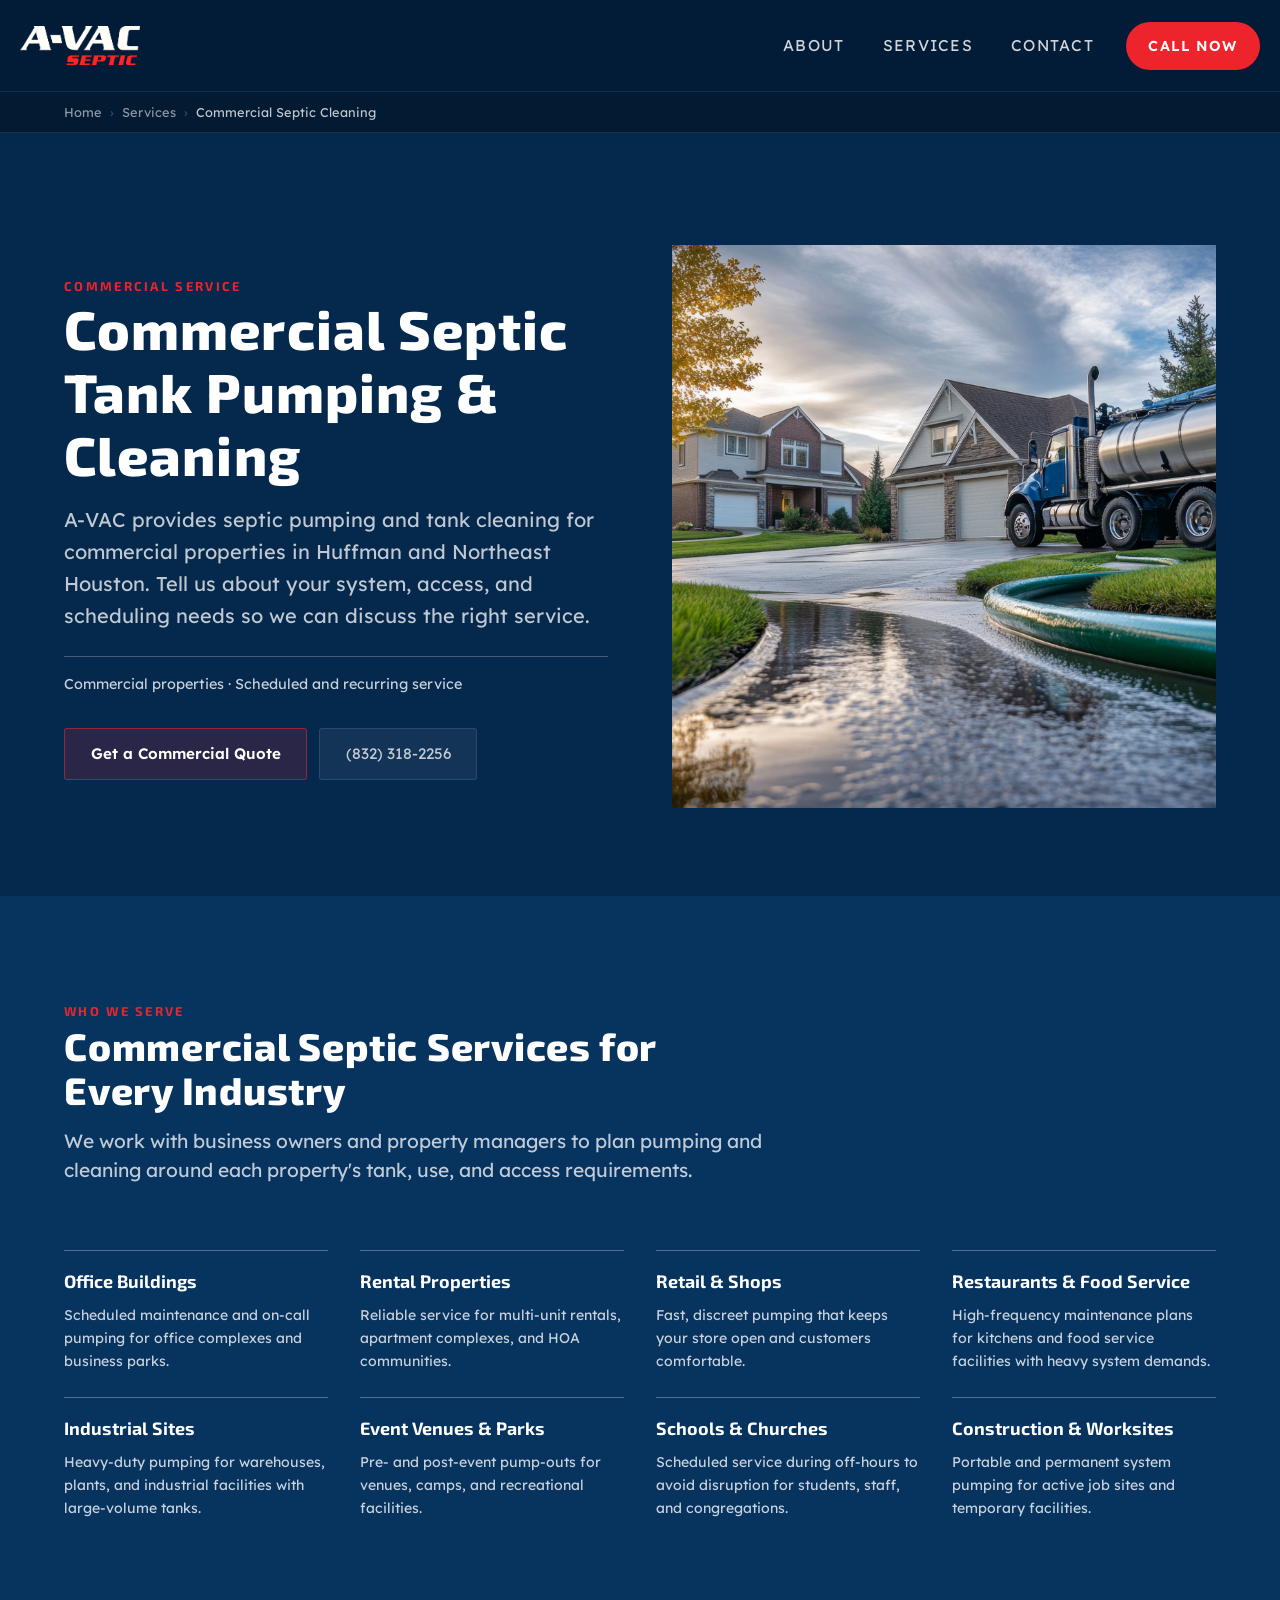
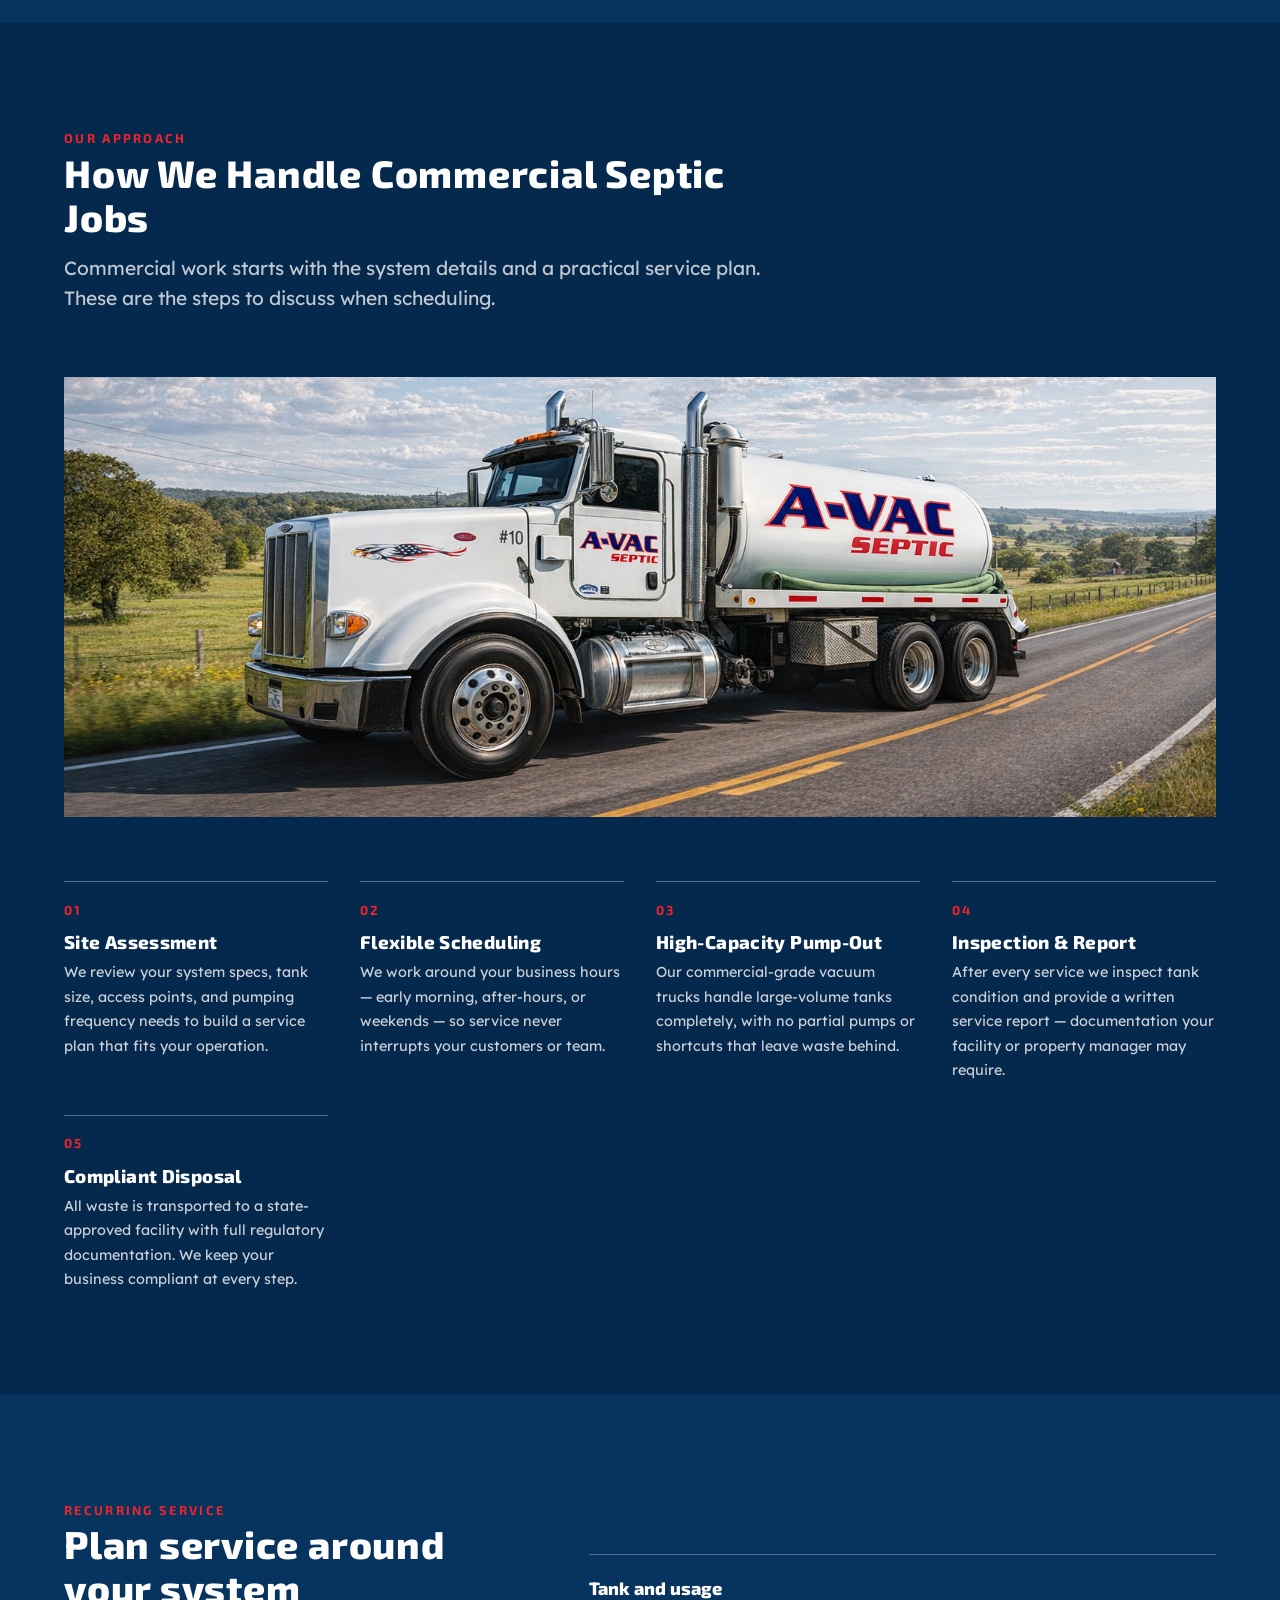
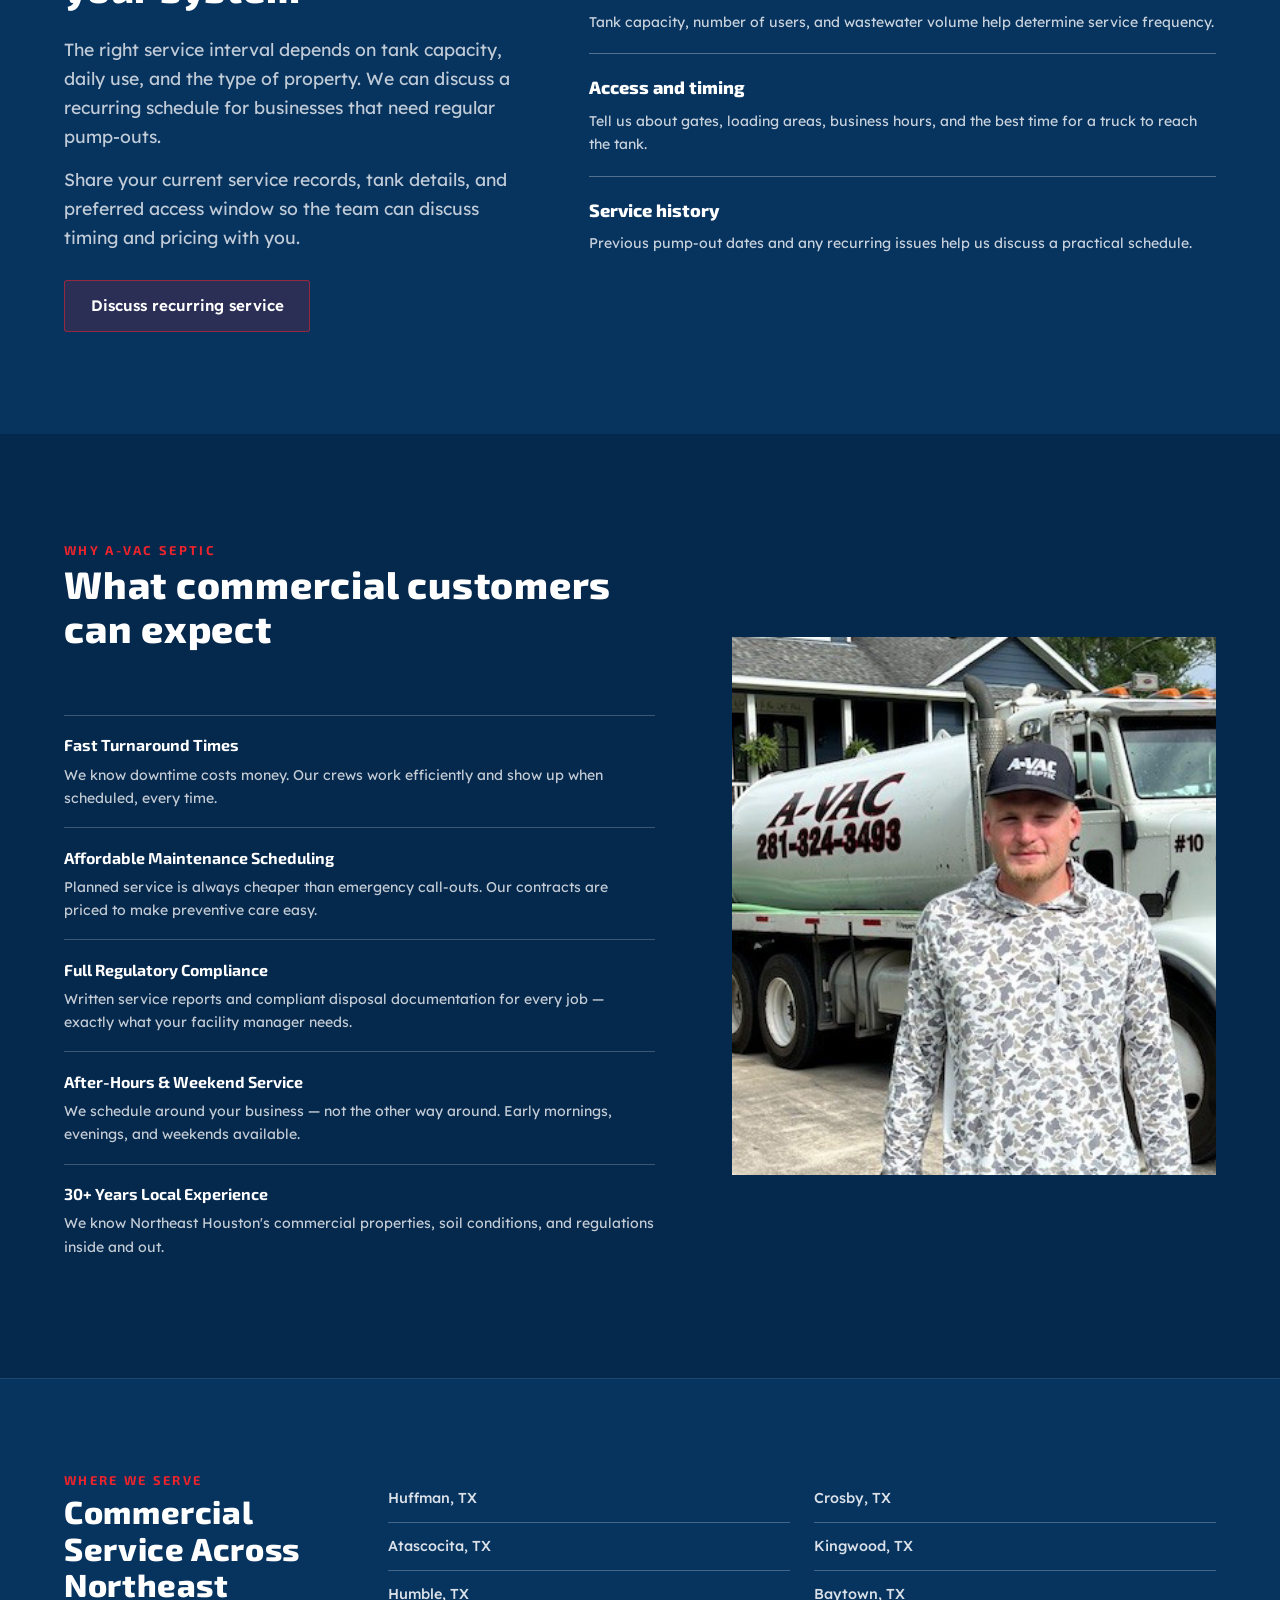
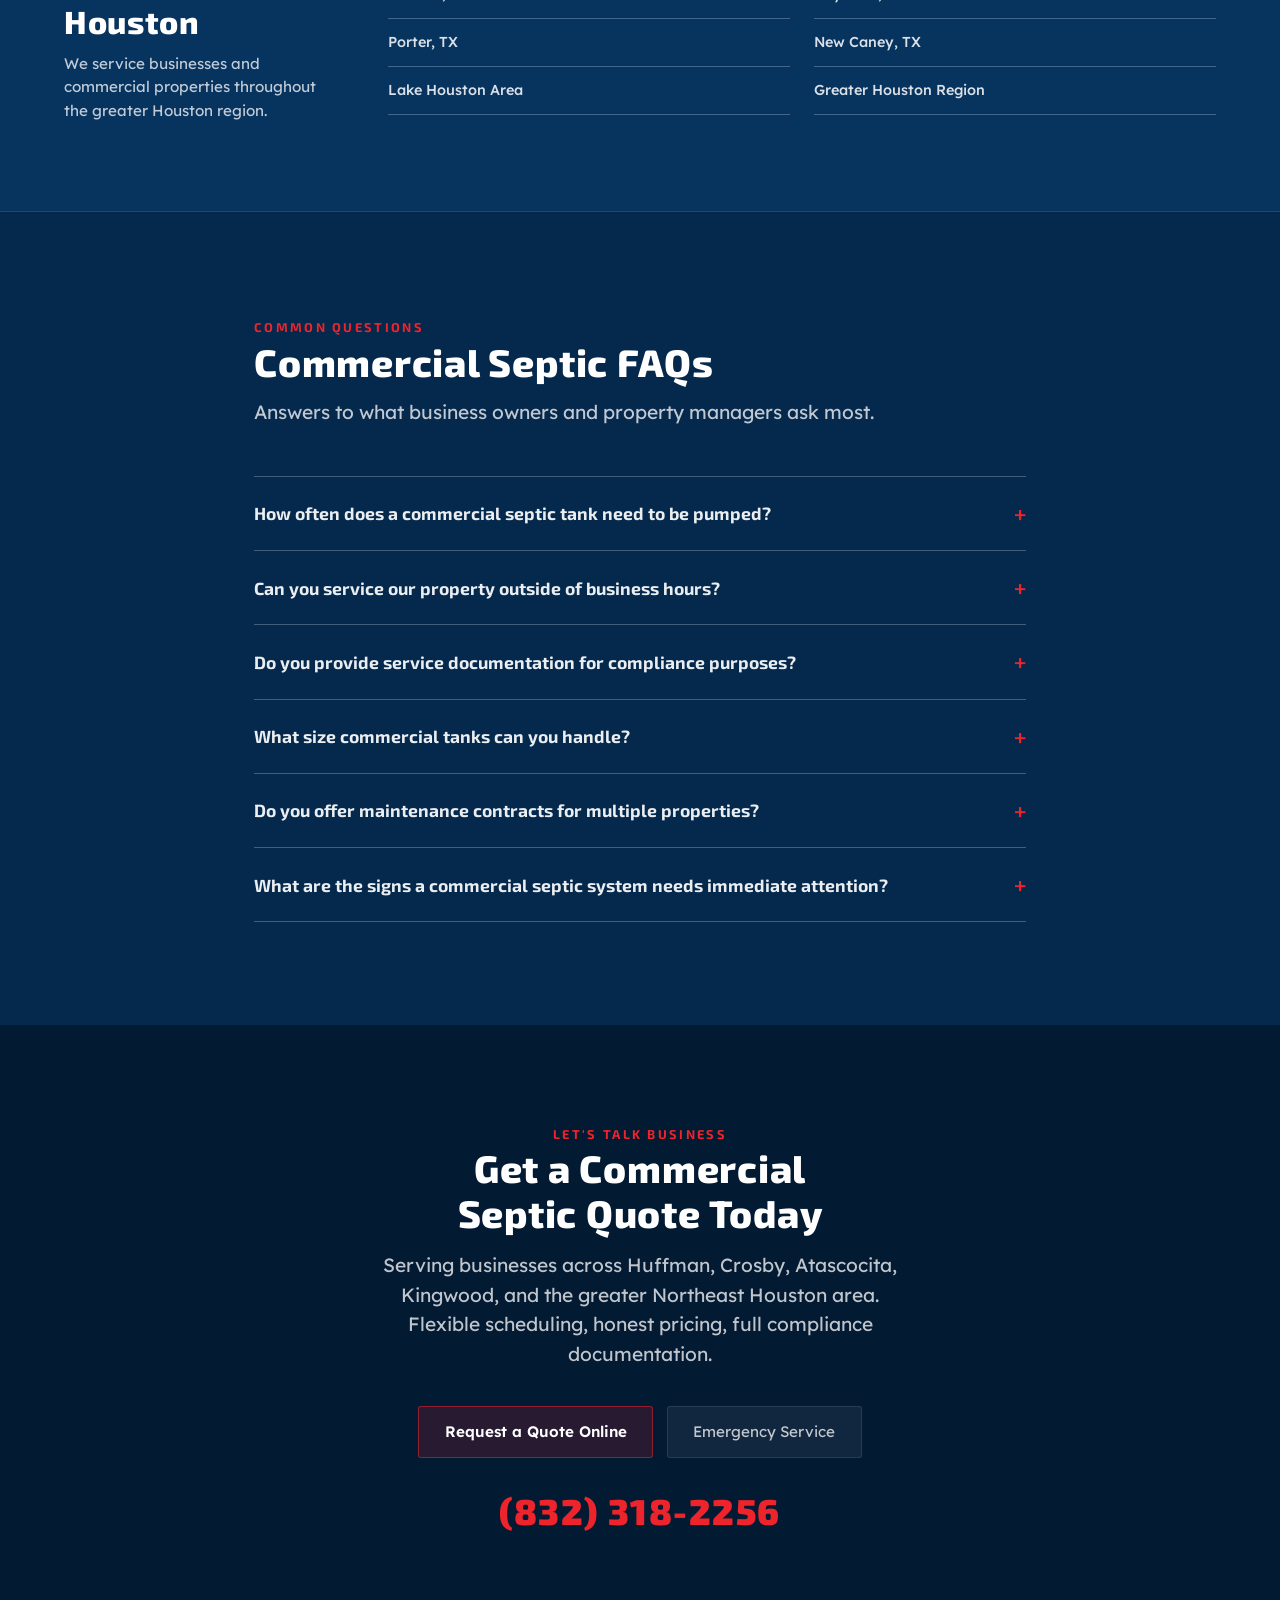
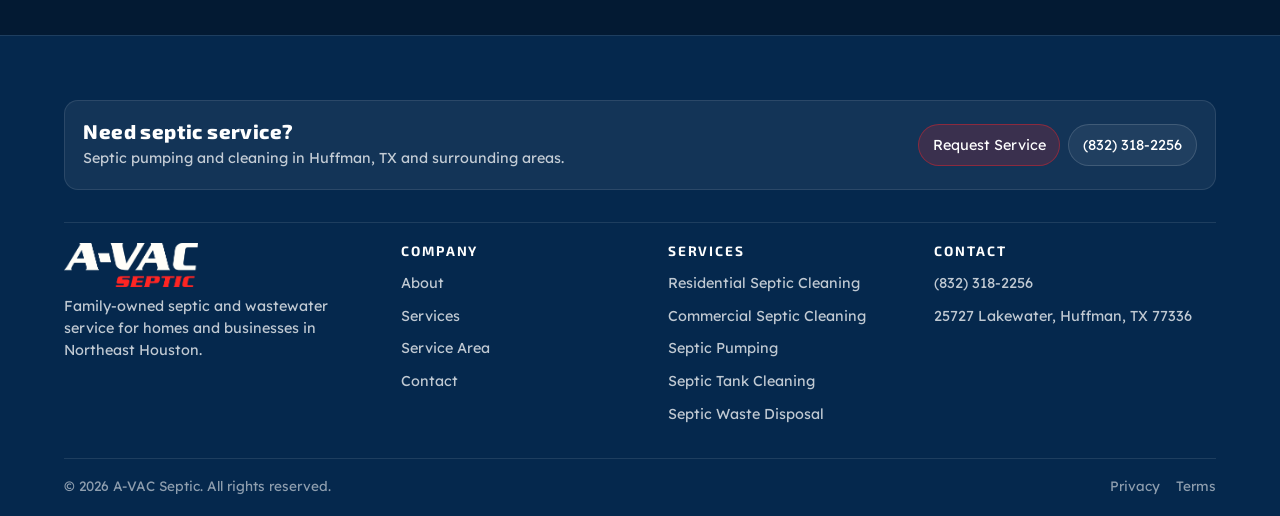
<file: commercial-septic-cleaning.html>
<!DOCTYPE html>
<html lang="en">
<head>
  <meta charset="UTF-8" />
  <meta name="viewport" content="width=device-width, initial-scale=1.0"/>
  <title>Commercial Septic Tank Pumping & Cleaning | A-VAC Septic – Huffman, TX</title>
  <meta name="description" content="High-capacity commercial septic pumping and cleaning for businesses, offices, rental properties, and industrial sites in Huffman and Northeast Houston. Fast turnaround, affordable maintenance scheduling. Family-owned 30+ years." />
  <link rel="canonical" href="https://www.avacseptic.com/commercial-septic-cleaning.html"/>
  <link rel="icon" type="image/x-icon" href="/images/favicon.ico">

  <link rel="preconnect" href="https://fonts.googleapis.com">
  <link rel="preconnect" href="https://fonts.gstatic.com" crossorigin>
  <link href="https://fonts.googleapis.com/css2?family=Exo+2:ital,wght@0,100..900;1,100..900&family=Lexend:wght@100..900&display=swap" rel="stylesheet">

  <style>
    *, *::before, *::after { box-sizing: border-box; margin: 0; padding: 0; }

    :root {
      --navy:       #05284D;
      --navy-mid:   #073a6e;
      --navy-deep:  #031a33;
      --gold:       #ed242b;
      --gold-dim:   rgba(237,36,43,0.16);
      --gold-faint: rgba(237,36,43,0.07);
      --white-92:   rgba(255,255,255,0.92);
      --white-75:   rgba(255,255,255,0.75);
      --white-55:   rgba(255,255,255,0.55);
      --white-10:   rgba(255,255,255,0.10);
      --white-06:   rgba(255,255,255,0.06);
      --white-03:   rgba(255,255,255,0.03);
      --section-pad-x: clamp(1.25rem, 5vw, 5rem);
      --radius-card: 14px;
    }

    html { scroll-behavior: smooth; }

    body {
      font-family: Lexend, sans-serif;
      background: var(--navy);
      color: var(--white-92);
      line-height: 1.6;
      overflow-x: hidden;
    }

    img { display: block; max-width: 100%; }
    a { color: inherit; text-decoration: none; }

    /* =============================================
       TYPOGRAPHY
    ============================================= */
    .eyebrow {
      display: inline-block;
      font-family: "Exo 2", sans-serif;
      font-size: .8rem;
      font-weight: 700;
      letter-spacing: .18em;
      text-transform: uppercase;
      color: var(--gold);
    }

    h1, h2, h3, h4 {
      font-family: "Exo 2", sans-serif;
      font-weight: 800;
      line-height: 1.15;
      letter-spacing: .02em;
      color: #fff;
    }

    h1 { font-size: clamp(2rem, 4.5vw, 3.4rem); }
    h2 { font-size: clamp(1.65rem, 3vw, 2.5rem); }
    h3 { font-size: clamp(1.05rem, 1.6vw, 1.35rem); }

    /* =============================================
       BUTTONS
    ============================================= */
    .btn-primary {
      display: inline-flex;
      align-items: center;
      gap: .45rem;
      padding: .8rem 1.6rem;
      border-radius: 999px;
      border: 1px solid rgba(237,36,43,0.55);
      background: var(--gold-dim);
      color: #fff;
      font-family: Lexend, sans-serif;
      font-weight: 600;
      font-size: .95rem;
      cursor: pointer;
      transition: background .18s, transform .18s, box-shadow .18s;
    }
    .btn-primary:hover {
      background: rgba(237,36,43,0.28);
      transform: translateY(-2px);
      box-shadow: 0 12px 34px rgba(237,36,43,0.20);
    }

    .btn-ghost {
      display: inline-flex;
      align-items: center;
      gap: .45rem;
      padding: .8rem 1.6rem;
      border-radius: 999px;
      border: 1px solid var(--white-10);
      background: var(--white-06);
      color: var(--white-75);
      font-family: Lexend, sans-serif;
      font-size: .95rem;
      cursor: pointer;
      transition: border-color .18s, color .18s;
    }
    .btn-ghost:hover { border-color: rgba(255,255,255,0.28); color: #fff; }

    /* =============================================
       NAVBAR
    ============================================= */
    .navbar {
      position: sticky;
      top: 0;
      z-index: 100;
      background: rgba(5,40,77,0.94);
      backdrop-filter: blur(20px);
      -webkit-backdrop-filter: blur(20px);
      border-bottom: 1px solid var(--white-10);
    }

    .navbar-inner {
      max-width: 1600px;
      margin-inline: auto;
      padding: .85rem var(--section-pad-x);
      display: flex;
      align-items: center;
      gap: 2rem;
    }

    .nav-logo img { height: 44px; width: auto; }

    .nav-links {
      display: flex;
      list-style: none;
      gap: 2rem;
      margin-left: auto;
    }

    .nav-links a {
      font-size: .95rem;
      font-weight: 500;
      color: var(--white-75);
      transition: color .18s;
    }
    .nav-links a:hover { color: #fff; }

    .has-dropdown { position: relative; }

    .dropdown {
      display: none;
      position: absolute;
      top: calc(100% + .5rem);
      left: 0;
      min-width: 220px;
      background: rgba(5,40,77,0.97);
      border: 1px solid var(--white-10);
      border-radius: var(--radius-card);
      padding: .5rem 0;
      backdrop-filter: blur(18px);
    }
    .has-dropdown:hover .dropdown { display: grid; }

    .dropdown a {
      display: block;
      padding: .6rem 1rem;
      font-size: .9rem;
      color: var(--white-75);
    }
    .dropdown a:hover, .dropdown a[aria-current="page"] { color: #fff; background: var(--white-06); }

    .nav-cta {
      display: inline-flex;
      align-items: center;
      padding: .55rem 1.1rem;
      border-radius: 999px;
      border: 1px solid rgba(237,36,43,0.55);
      background: var(--gold-dim);
      color: #fff;
      font-size: .9rem;
      font-weight: 600;
      white-space: nowrap;
      transition: background .18s, border-color .18s;
    }
    .nav-cta:hover { background: rgba(237,36,43,0.28); border-color: var(--gold); }

    /* =============================================
       BREADCRUMB
    ============================================= */
    .breadcrumb {
      background: var(--navy-deep);
      border-bottom: 1px solid var(--white-10);
      padding: .6rem var(--section-pad-x);
    }
    .breadcrumb__inner {
      max-width: 1600px;
      margin-inline: auto;
      display: flex;
      align-items: center;
      gap: .5rem;
      font-size: .8rem;
      color: var(--white-55);
    }
    .breadcrumb__inner a { color: var(--white-55); transition: color .15s; }
    .breadcrumb__inner a:hover { color: #fff; }
    .breadcrumb__sep { opacity: .4; }
    .breadcrumb__current { color: var(--white-75); }

    /* =============================================
       HERO
    ============================================= */
    .hero-service {
      position: relative;
      overflow: hidden;
      padding: clamp(4rem, 9vw, 7rem) 0 clamp(3rem, 7vw, 5.5rem);
    }

    .hero-service::before {
      content: "";
      position: absolute;
      inset: 0;
      pointer-events: none;
      background:
        radial-gradient(ellipse 90% 70% at 80% -5%, rgba(237,36,43,0.09) 0%, transparent 60%),
        radial-gradient(ellipse 60% 80% at -5% 60%, rgba(35,118,170,0.14) 0%, transparent 65%);
    }

    .hero-service__inner {
      position: relative;
      max-width: 1600px;
      margin-inline: auto;
      padding-inline: var(--section-pad-x);
      display: grid;
      grid-template-columns: 1fr 1fr;
      gap: clamp(2rem, 5vw, 5rem);
      align-items: center;
    }

    .hero-service__lead {
      margin-top: 1.1rem;
      font-size: clamp(1rem, 1.7vw, 1.25rem);
      color: var(--white-75);
      line-height: 1.6;
      max-width: 55ch;
    }

    .hero-badges {
      display: flex;
      flex-wrap: wrap;
      gap: .6rem;
      margin-top: 1.5rem;
    }

    .badge {
      display: inline-flex;
      align-items: center;
      gap: .4rem;
      padding: .4rem .75rem;
      border-radius: 999px;
      border: 1px solid var(--white-10);
      background: var(--white-06);
      font-size: .82rem;
      color: var(--white-75);
      font-weight: 500;
    }
    .badge__dot {
      width: 7px; height: 7px;
      border-radius: 50%;
      background: var(--gold);
      flex-shrink: 0;
    }

    .hero-service__actions {
      display: flex;
      flex-wrap: wrap;
      gap: .75rem;
      margin-top: 2rem;
    }

    .hero-service__img-frame {
      position: relative;
      border-radius: clamp(18px, 2.5vw, 28px);
      overflow: hidden;
      border: 1px solid var(--white-10);
      background: var(--white-03);
    }
    .hero-service__img-frame img {
      width: 100%;
      height: clamp(320px, 42vw, 560px);
      object-fit: cover;
      object-position: center 30%;
      filter: contrast(1.04) saturate(1.05);
      transition: transform .6s ease;
    }
    .hero-service__img-frame:hover img { transform: scale(1.03); }
    .hero-service__img-frame::after {
      content: "";
      position: absolute;
      bottom: 0; left: 0; right: 0;
      height: 3px;
      background: linear-gradient(to right, var(--gold), transparent 80%);
    }

    .hero-chip {
      position: absolute;
      bottom: -1rem;
      left: -1rem;
      display: flex;
      align-items: center;
      gap: .65rem;
      padding: .7rem 1rem;
      border-radius: var(--radius-card);
      background: rgba(5,40,77,0.92);
      border: 1px solid var(--white-10);
      backdrop-filter: blur(16px);
      -webkit-backdrop-filter: blur(16px);
      box-shadow: 0 16px 48px rgba(0,0,0,0.5);
    }
    .hero-chip__icon { font-size: 1.5rem; }
    .hero-chip__label {
      font-family: "Exo 2", sans-serif;
      font-size: .78rem;
      font-weight: 700;
      letter-spacing: .12em;
      text-transform: uppercase;
      color: var(--gold);
    }
    .hero-chip__value { font-size: .88rem; color: var(--white-75); }

    /* =============================================
       INDUSTRIES SERVED
    ============================================= */
    .section-industries {
      padding: clamp(4rem, 8vw, 7rem) 0;
      background: var(--navy-mid);
      position: relative;
      overflow: hidden;
    }
    .section-industries::before {
      content: "";
      position: absolute;
      inset: 0;
      pointer-events: none;
      background: radial-gradient(ellipse 60% 70% at 95% 50%, rgba(237,36,43,0.06) 0%, transparent 65%);
    }

    .industries-inner {
      position: relative;
      max-width: 1600px;
      margin-inline: auto;
      padding-inline: var(--section-pad-x);
    }

    .section-header { margin-bottom: clamp(2.5rem, 5vw, 4rem); max-width: 70ch; }
    .section-header .lead {
      margin-top: .9rem;
      font-size: clamp(1rem, 1.7vw, 1.2rem);
      color: var(--white-75);
      line-height: 1.55;
    }

    .industries-grid {
      display: grid;
      grid-template-columns: repeat(auto-fit, minmax(200px, 1fr));
      gap: clamp(1rem, 2vw, 1.5rem);
    }

    .industry-card {
      display: flex;
      flex-direction: column;
      gap: .65rem;
      padding: clamp(1.25rem, 2vw, 1.6rem);
      border-radius: var(--radius-card);
      border: 1px solid var(--white-10);
      background: var(--white-03);
      transition: transform .25s, border-color .25s, box-shadow .25s, background .25s;
    }
    .industry-card:hover {
      transform: translateY(-5px);
      border-color: rgba(237,36,43,0.22);
      background: var(--gold-faint);
      box-shadow: 0 24px 70px rgba(0,0,0,0.4);
    }

    .industry-card__icon { font-size: 2rem; }
    .industry-card__title {
      font-family: "Exo 2", sans-serif;
      font-size: clamp(.95rem, 1.3vw, 1.1rem);
      font-weight: 700;
      color: #fff;
    }
    .industry-card__desc {
      font-size: .88rem;
      color: var(--white-55);
      line-height: 1.5;
    }

    /* =============================================
       PROCESS
    ============================================= */
    .section-process {
      padding: clamp(4rem, 8vw, 7rem) 0;
    }
    .process-inner {
      max-width: 1600px;
      margin-inline: auto;
      padding-inline: var(--section-pad-x);
    }

    .process-grid {
      display: grid;
      grid-template-columns: repeat(auto-fit, minmax(220px, 1fr));
      gap: clamp(1.25rem, 2.5vw, 1.75rem);
      counter-reset: step;
    }

    .process-step {
      counter-increment: step;
      position: relative;
      padding: clamp(1.4rem, 2.5vw, 2rem);
      border-radius: var(--radius-card);
      border: 1px solid var(--white-10);
      background: var(--white-03);
      overflow: hidden;
      transition: transform .25s, border-color .25s, box-shadow .25s;
    }
    .process-step:hover {
      transform: translateY(-5px);
      border-color: rgba(255,255,255,0.15);
      box-shadow: 0 24px 70px rgba(0,0,0,0.4);
    }
    .process-step::before {
      content: counter(step, decimal-leading-zero);
      position: absolute;
      top: -.3rem; right: .75rem;
      font-family: "Exo 2", sans-serif;
      font-size: 5.5rem;
      font-weight: 900;
      line-height: 1;
      color: rgba(237,36,43,0.06);
      pointer-events: none;
      user-select: none;
    }
    .process-step__icon { font-size: 1.8rem; margin-bottom: .85rem; }
    .process-step__title { font-size: clamp(1rem, 1.4vw, 1.2rem); margin-bottom: .5rem; }
    .process-step__desc { color: var(--white-75); font-size: .9rem; line-height: 1.55; }

    /* =============================================
       MAINTENANCE PLANS HIGHLIGHT
    ============================================= */
    .section-plans {
      padding: clamp(4rem, 8vw, 7rem) 0;
      background: var(--navy-mid);
      position: relative;
      overflow: hidden;
    }
    .section-plans::before {
      content: "";
      position: absolute;
      inset: 0;
      pointer-events: none;
      background: radial-gradient(ellipse 55% 80% at 10% 50%, rgba(35,118,170,0.1) 0%, transparent 65%);
    }

    .plans-inner {
      position: relative;
      max-width: 1600px;
      margin-inline: auto;
      padding-inline: var(--section-pad-x);
      display: grid;
      grid-template-columns: minmax(0, 1fr) minmax(0, 1.4fr);
      gap: clamp(2.5rem, 6vw, 6rem);
      align-items: center;
    }

    .plans-content .section-header { margin-bottom: 1.5rem; }

    .plans-content p {
      color: var(--white-75);
      font-size: clamp(.95rem, 1.4vw, 1.1rem);
      line-height: 1.65;
    }

    .plans-content p + p { margin-top: .9rem; }

    .plans-content .hero-service__actions { margin-top: 1.75rem; }

    /* plan cards */
    .plans-cards {
      display: grid;
      grid-template-columns: 1fr 1fr;
      gap: clamp(1rem, 2vw, 1.5rem);
    }

    .plan-card {
      padding: clamp(1.25rem, 2vw, 1.75rem);
      border-radius: clamp(14px, 2vw, 20px);
      border: 1px solid var(--white-10);
      background: var(--white-03);
      display: flex;
      flex-direction: column;
      gap: .6rem;
      transition: transform .25s, border-color .25s;
    }
    .plan-card:hover {
      transform: translateY(-4px);
      border-color: rgba(237,36,43,0.25);
    }
    .plan-card--featured {
      border-color: rgba(237,36,43,0.3);
      background: var(--gold-faint);
    }

    .plan-card__badge {
      display: inline-flex;
      align-items: center;
      gap: .35rem;
      padding: .3rem .65rem;
      border-radius: 999px;
      background: var(--gold-dim);
      border: 1px solid rgba(237,36,43,0.3);
      font-family: "Exo 2", sans-serif;
      font-size: .72rem;
      font-weight: 700;
      letter-spacing: .1em;
      text-transform: uppercase;
      color: var(--gold);
      width: fit-content;
    }

    .plan-card__title {
      font-family: "Exo 2", sans-serif;
      font-size: clamp(1rem, 1.4vw, 1.2rem);
      font-weight: 800;
      color: #fff;
    }

    .plan-card__desc {
      font-size: .88rem;
      color: var(--white-55);
      line-height: 1.5;
      flex: 1;
    }

    .plan-card__freq {
      font-family: "Exo 2", sans-serif;
      font-size: .8rem;
      font-weight: 700;
      letter-spacing: .1em;
      text-transform: uppercase;
      color: var(--gold);
      padding-top: .5rem;
      border-top: 1px solid var(--white-10);
    }

    /* =============================================
       WHY CHOOSE US
    ============================================= */
    .section-why {
      padding: clamp(4rem, 8vw, 7rem) 0;
    }

    .why-inner {
      max-width: 1600px;
      margin-inline: auto;
      padding-inline: var(--section-pad-x);
      display: grid;
      grid-template-columns: minmax(0, 1.1fr) minmax(0, .9fr);
      gap: clamp(2.5rem, 6vw, 6rem);
      align-items: center;
    }

    .why-list {
      list-style: none;
      display: grid;
      gap: 1rem;
      margin-top: clamp(1.5rem, 3vw, 2rem);
    }

    .why-item {
      display: flex;
      align-items: flex-start;
      gap: 1rem;
      padding: 1rem 1.15rem;
      border-radius: var(--radius-card);
      border: 1px solid var(--white-10);
      background: var(--white-03);
      transition: border-color .2s, background .2s;
    }
    .why-item:hover {
      border-color: rgba(237,36,43,0.22);
      background: var(--gold-faint);
    }
    .why-item__check {
      width: 26px; height: 26px;
      border-radius: 50%;
      background: var(--gold-dim);
      border: 1px solid rgba(237,36,43,0.30);
      display: flex;
      align-items: center;
      justify-content: center;
      flex-shrink: 0;
      font-size: .85rem;
      margin-top: .1rem;
    }
    .why-item__text strong {
      display: block;
      font-family: "Exo 2", sans-serif;
      font-size: 1rem;
      font-weight: 700;
      color: #fff;
      margin-bottom: .2rem;
    }
    .why-item__text span { font-size: .88rem; color: var(--white-55); line-height: 1.5; }

    .why-image {
      position: relative;
      border-radius: clamp(18px, 2.5vw, 26px);
      overflow: hidden;
      border: 1px solid var(--white-10);
    }
    .why-image img {
      width: 100%;
      height: clamp(300px, 42vw, 540px);
      object-fit: cover;
      object-position: center 30%;
    }

    .why-accent {
      position: absolute;
      top: 1.5rem; right: -1rem;
      padding: .85rem 1.1rem;
      border-radius: var(--radius-card);
      background: rgba(5,40,77,0.93);
      border: 1px solid rgba(237,36,43,0.28);
      backdrop-filter: blur(14px);
      -webkit-backdrop-filter: blur(14px);
      box-shadow: 0 16px 48px rgba(0,0,0,0.45);
      text-align: center;
    }
    .why-accent__num {
      font-family: "Exo 2", sans-serif;
      font-size: 1.8rem;
      font-weight: 900;
      color: var(--gold);
      line-height: 1;
    }
    .why-accent__label {
      font-size: .75rem;
      color: var(--white-55);
      letter-spacing: .1em;
      text-transform: uppercase;
      margin-top: .25rem;
    }

    /* =============================================
       SERVICE AREAS
    ============================================= */
    .section-areas {
      padding: clamp(3.5rem, 7vw, 5.5rem) 0;
      background: var(--navy-mid);
      border-top: 1px solid var(--white-10);
      border-bottom: 1px solid var(--white-10);
    }
    .areas-inner {
      max-width: 1600px;
      margin-inline: auto;
      padding-inline: var(--section-pad-x);
      display: grid;
      grid-template-columns: auto 1fr;
      gap: clamp(2rem, 5vw, 5rem);
      align-items: center;
    }
    .areas-label { max-width: 26ch; }
    .areas-label h2 { font-size: clamp(1.4rem, 2.5vw, 2rem); }
    .areas-label p { margin-top: .75rem; color: var(--white-75); font-size: .95rem; line-height: 1.55; }

    .areas-chips { display: flex; flex-wrap: wrap; gap: .65rem; }

    .area-chip {
      display: inline-flex;
      align-items: center;
      gap: .45rem;
      padding: .55rem 1rem;
      border-radius: 999px;
      border: 1px solid var(--white-10);
      background: var(--white-03);
      font-size: .9rem;
      color: var(--white-75);
      font-weight: 500;
      transition: border-color .18s, color .18s, background .18s;
    }
    .area-chip:hover {
      border-color: rgba(237,36,43,0.35);
      color: #fff;
      background: var(--gold-faint);
    }
    .area-chip__pin { font-size: .8rem; }

    /* =============================================
       FAQ
    ============================================= */
    .section-faq { padding: clamp(4rem, 8vw, 7rem) 0; }
    .faq-inner {
      max-width: 900px;
      margin-inline: auto;
      padding-inline: var(--section-pad-x);
    }
    .faq-inner .section-header { margin-bottom: clamp(2rem, 4vw, 3rem); }

    .faq-list { display: grid; gap: .75rem; }

    .faq-item {
      border-radius: var(--radius-card);
      border: 1px solid var(--white-10);
      background: var(--white-03);
      overflow: hidden;
    }
    .faq-question {
      display: flex;
      align-items: center;
      justify-content: space-between;
      gap: 1rem;
      padding: 1.1rem 1.3rem;
      cursor: pointer;
      font-family: "Exo 2", sans-serif;
      font-weight: 700;
      font-size: clamp(.95rem, 1.4vw, 1.1rem);
      color: var(--white-92);
      user-select: none;
      list-style: none;
    }
    .faq-question::-webkit-details-marker { display: none; }
    .faq-chevron {
      width: 22px; height: 22px;
      border-radius: 50%;
      border: 1px solid var(--white-10);
      display: flex;
      align-items: center;
      justify-content: center;
      flex-shrink: 0;
      font-size: .75rem;
      transition: transform .25s, background .18s;
    }
    .faq-item[open] .faq-chevron {
      transform: rotate(180deg);
      background: var(--gold-dim);
      border-color: rgba(237,36,43,0.3);
    }
    .faq-answer {
      padding: 0 1.3rem 1.2rem;
      color: var(--white-75);
      font-size: .93rem;
      line-height: 1.65;
    }

    /* =============================================
       CTA STRIP
    ============================================= */
    .section-cta {
      padding: clamp(4rem, 8vw, 6rem) 0;
      background: var(--navy-deep);
      text-align: center;
      position: relative;
      overflow: hidden;
    }
    .section-cta::before {
      content: "";
      position: absolute;
      inset: 0;
      background: radial-gradient(ellipse 60% 90% at 50% 50%, rgba(237,36,43,0.07) 0%, transparent 65%);
      pointer-events: none;
    }
    .cta-inner {
      position: relative;
      max-width: 680px;
      margin-inline: auto;
      padding-inline: var(--section-pad-x);
    }
    .cta-inner h2 { text-wrap: balance; }
    .cta-inner p {
      margin-top: 1rem;
      color: var(--white-75);
      font-size: clamp(1rem, 1.8vw, 1.2rem);
      line-height: 1.55;
    }
    .cta-btns {
      display: flex;
      flex-wrap: wrap;
      gap: .85rem;
      justify-content: center;
      margin-top: 2.25rem;
    }
    .cta-phone {
      display: block;
      margin-top: 1.5rem;
      font-family: "Exo 2", sans-serif;
      font-size: clamp(1.5rem, 3vw, 2.25rem);
      font-weight: 900;
      color: var(--gold);
      letter-spacing: .04em;
      transition: opacity .18s;
    }
    .cta-phone:hover { opacity: .8; }

    /* =============================================
       FOOTER
    ============================================= */
    .site-footer {
      background: var(--navy);
      color: var(--white-92);
      padding: clamp(2.5rem, 5vw, 4rem) 0 1.25rem;
      border-top: 1px solid var(--white-10);
    }
    .site-footer *, .site-footer *::before, .site-footer *::after { box-sizing: border-box; }

    .footer-inner {
      max-width: 1600px;
      margin-inline: auto;
      padding-inline: var(--section-pad-x);
      display: flex;
      flex-direction: column;
      gap: clamp(1.25rem, 3vw, 2rem);
    }

    .footer-cta {
      display: flex;
      flex-wrap: wrap;
      align-items: center;
      justify-content: space-between;
      gap: .9rem;
      padding: clamp(.85rem, 1.6vw, 1.15rem);
      border-radius: 14px;
      background: var(--white-06);
      border: 1px solid var(--white-10);
    }
    .footer-cta__text h3 { font-size: clamp(1rem, 1.6vw, 1.25rem); margin: 0; }
    .footer-cta__text p { margin: .3rem 0 0; font-size: .9rem; color: var(--white-75); }
    .footer-cta__actions { display: flex; gap: .5rem; flex-wrap: wrap; }

    .footer-btn {
      display: inline-flex;
      align-items: center;
      padding: .55rem .85rem;
      border-radius: 999px;
      background: var(--white-06);
      border: 1px solid rgba(255,255,255,0.14);
      color: var(--white-92);
      font-size: .9rem;
      white-space: nowrap;
      transition: background .18s;
    }
    .footer-btn--primary { background: var(--gold-dim); border-color: rgba(237,36,43,0.45); }
    .footer-btn:hover { background: rgba(255,255,255,0.10); }
    .footer-btn--primary:hover { background: rgba(237,36,43,0.28); }

    .footer-grid {
      display: grid;
      grid-template-columns: minmax(0,1.3fr) minmax(0,1fr) minmax(0,1fr) minmax(0,1.2fr);
      gap: clamp(1.25rem, 3vw, 2rem);
      padding-top: 1.25rem;
      border-top: 1px solid var(--white-10);
    }
    .footer-col { display: grid; gap: .6rem; align-content: start; }
    .footer-col a { color: rgba(255,255,255,0.72); font-size: .9rem; transition: color .15s; }
    .footer-col a:hover { color: #fff; }
    .footer-title {
      font-family: "Exo 2", sans-serif;
      font-size: .85rem;
      font-weight: 700;
      letter-spacing: .14em;
      text-transform: uppercase;
      color: var(--white-92);
      margin-bottom: .25rem;
    }
    .footer-logo { height: 44px; width: auto; }
    .footer-tagline { color: var(--white-75); font-size: .9rem; line-height: 1.5; max-width: 38ch; }

    .footer-bottom {
      display: flex;
      flex-wrap: wrap;
      align-items: center;
      justify-content: space-between;
      gap: .75rem;
      padding-top: 1rem;
      border-top: 1px solid var(--white-10);
      color: rgba(255,255,255,0.50);
      font-size: .85rem;
    }
    .footer-bottom p { margin: 0; }
    .footer-bottom__links { display: flex; gap: 1rem; }
    .footer-bottom__links a { color: rgba(255,255,255,0.50); }

    /* =============================================
       ANIMATIONS
    ============================================= */
    @keyframes fadeUp {
      from { opacity: 0; transform: translateY(22px); }
      to   { opacity: 1; transform: translateY(0); }
    }
    .hero-service__content > * {
      opacity: 0;
      animation: fadeUp .6s ease forwards;
    }
    .hero-service__content .eyebrow                { animation-delay: .05s; }
    .hero-service__content h1                      { animation-delay: .15s; }
    .hero-service__content .hero-service__lead     { animation-delay: .25s; }
    .hero-service__content .hero-badges            { animation-delay: .32s; }
    .hero-service__content .hero-service__actions  { animation-delay: .42s; }
    .hero-service__visual {
      opacity: 0;
      animation: fadeUp .7s ease .3s forwards;
    }

    /* =============================================
       RESPONSIVE
    ============================================= */
    @media (max-width: 980px) {
      .hero-service__inner   { grid-template-columns: 1fr; }
      .hero-service__visual  { order: -1; }
      .hero-chip             { bottom: .75rem; left: .75rem; }
      .why-inner             { grid-template-columns: 1fr; }
      .why-image             { order: -1; }
      .why-accent            { right: .75rem; top: .75rem; }
      .plans-inner           { grid-template-columns: 1fr; }
      .areas-inner           { grid-template-columns: 1fr; gap: 1.5rem; }
    }

    @media (max-width: 640px) {
      .nav-links             { display: none; }
      .plans-cards           { grid-template-columns: 1fr; }
      .footer-cta            { flex-direction: column; align-items: flex-start; }
      .footer-grid           { grid-template-columns: 1fr; }
      .footer-bottom         { flex-direction: column; align-items: flex-start; }
    }

    @media (max-width: 1000px) {
      .footer-grid { grid-template-columns: 1fr 1fr; }
      .footer-col:last-child { grid-column: 1 / -1; }
    }
  </style>
  <link rel="stylesheet" href="/header.css">
  <link rel="stylesheet" href="/septic-page-refine.css">
  <style>
    .breadcrumb { margin-top: var(--nav-h); }
    .dropdown { display: block; }
    .has-dropdown:focus-within .dropdown { opacity: 1; visibility: visible; transform: translateY(0); }
    @media (max-width: 640px) { .nav-links { display: flex; } }
  </style>

  <script type="application/ld+json">
  {
    "@context": "https://schema.org",
    "@type": "Service",
    "name": "Commercial Septic Tank Pumping & Cleaning",
    "provider": {
      "@type": "LocalBusiness",
      "name": "A-VAC Septic",
      "telephone": "+1-832-318-2256",
      "address": {
        "@type": "PostalAddress",
        "addressLocality": "Huffman",
        "addressRegion": "TX",
        "addressCountry": "US"
      }
    },
    "areaServed": ["Huffman TX","Crosby TX","Atascocita TX","Kingwood TX","Northeast Houston TX"],
    "description": "High-capacity commercial septic tank pumping, cleaning, and scheduled maintenance for businesses and industrial sites in the Huffman and Northeast Houston area."
  }
  </script>
  <link rel="stylesheet" href="/site-shell.css">
<!-- Matomo -->
<script>
  var _paq = window._paq = window._paq || [];
  /* tracker methods like "setCustomDimension" should be called before "trackPageView" */
  _paq.push(['trackPageView']);
  _paq.push(['enableLinkTracking']);
  (function() {
    var u="https://magnaflow.matomo.cloud/";
    _paq.push(['setTrackerUrl', u+'matomo.php']);
    _paq.push(['setSiteId', '9']);
    var d=document, g=d.createElement('script'), s=d.getElementsByTagName('script')[0];
    g.async=true; g.src='https://cdn.matomo.cloud/magnaflow.matomo.cloud/matomo.js'; s.parentNode.insertBefore(g,s);
  })();
</script>
<!-- End Matomo Code -->
<script type="text/javascript">
    (function(c,l,a,r,i,t,y){
        c[a]=c[a]||function(){(c[a].q=c[a].q||[]).push(arguments)};
        t=l.createElement(r);t.async=1;t.src="https://www.clarity.ms/tag/"+i;
        y=l.getElementsByTagName(r)[0];y.parentNode.insertBefore(t,y);
    })(window, document, "clarity", "script", "zb618992nh");
</script>
</head>

<body class="commercial-page">

  <!-- NAVBAR -->
  <!-- shared:header:start -->
<header class="navbar site-header">
  <div class="navbar-inner">
    <a class="nav-logo" href="/index.html" aria-label="A-VAC Septic home"><img src="/images/logo.png" alt="A-VAC Septic"></a>
    <button class="mobile-menu-toggle" type="button" aria-label="Open menu" aria-controls="primary-navigation" aria-expanded="false"><span></span><span></span><span></span></button>
    <nav id="primary-navigation" aria-label="Main navigation">
      <ul class="nav-links">
        <li><a href="/about.html">About</a></li>
        <li class="has-dropdown">
          <a href="/services.html">Services</a><button class="services-expand" type="button" aria-label="Expand services menu" aria-expanded="false" aria-controls="mobile-services"><span aria-hidden="true"></span></button>
          <div class="dropdown" id="mobile-services">
            <a href="/residential-septic-cleaning.html">Residential Septic Cleaning</a>
            <a href="/commercial-septic-cleaning.html">Commercial Septic Cleaning</a>
            <a href="/septic-pumping.html">Septic Pumping</a>
            <a href="/septic-tank-cleaning.html">Septic Tank Cleaning</a>
            <a href="/contact.html">Emergency Pump-Outs</a>
            <a href="/wastewater-removal.html">Septic Waste Disposal</a>
            <a href="/index.html#septic-cleaning">System Maintenance</a>
          </div>
        </li>
        <li><a href="/contact.html">Contact</a></li>
      </ul>
    </nav>
    <a class="nav-cta" href="tel:+18323182256">Call Now</a>
  </div>
</header>
<!-- shared:header:end -->

  <!-- BREADCRUMB -->
  <nav class="breadcrumb" aria-label="Breadcrumb">
    <div class="breadcrumb__inner">
      <a href="/index.html">Home</a>
      <span class="breadcrumb__sep">›</span>
      <a href="/services.html">Services</a>
      <span class="breadcrumb__sep">›</span>
      <span class="breadcrumb__current">Commercial Septic Cleaning</span>
    </div>
  </nav>

  <main>

    <!-- HERO -->
    <section class="hero-service" id="top">
      <div class="hero-service__inner">

        <div class="hero-service__content">
          <span class="eyebrow">Commercial Service</span>
          <h1>Commercial Septic Tank Pumping &amp; Cleaning</h1>
          <p class="hero-service__lead">
            A-VAC provides septic pumping and tank cleaning for commercial properties
            in Huffman and Northeast Houston. Tell us about your system, access, and
            scheduling needs so we can discuss the right service.
          </p>

          <p class="hero-service__facts">Commercial properties · Scheduled and recurring service</p>

          <div class="hero-service__actions">
            <a class="btn-primary" href="/contact.html">Get a Commercial Quote</a>
            <a class="btn-ghost" href="tel:+18323182256">(832) 318-2256</a>
          </div>
        </div>

        <div class="hero-service__visual">
          <div class="hero-service__img-frame">
            <img
              src="/images/img2.jpeg"
              alt="Septic service truck at a property"
              loading="eager"
            >
          </div>
        </div>

      </div>
    </section>

    <!-- INDUSTRIES SERVED -->
    <section class="section-industries" id="industries">
      <div class="industries-inner">

        <header class="section-header">
          <span class="eyebrow">Who We Serve</span>
          <h2>Commercial Septic Services for Every Industry</h2>
          <p class="lead">
            We work with business owners and property managers to plan pumping and
            cleaning around each property's tank, use, and access requirements.
          </p>
        </header>

        <div class="industries-grid">

          <div class="industry-card">
            <div class="industry-card__title">Office Buildings</div>
            <p class="industry-card__desc">Scheduled maintenance and on-call pumping for office complexes and business parks.</p>
          </div>

          <div class="industry-card">
            <div class="industry-card__title">Rental Properties</div>
            <p class="industry-card__desc">Reliable service for multi-unit rentals, apartment complexes, and HOA communities.</p>
          </div>

          <div class="industry-card">
            <div class="industry-card__title">Retail &amp; Shops</div>
            <p class="industry-card__desc">Fast, discreet pumping that keeps your store open and customers comfortable.</p>
          </div>

          <div class="industry-card">
            <div class="industry-card__title">Restaurants &amp; Food Service</div>
            <p class="industry-card__desc">High-frequency maintenance plans for kitchens and food service facilities with heavy system demands.</p>
          </div>

          <div class="industry-card">
            <div class="industry-card__title">Industrial Sites</div>
            <p class="industry-card__desc">Heavy-duty pumping for warehouses, plants, and industrial facilities with large-volume tanks.</p>
          </div>

          <div class="industry-card">
            <div class="industry-card__title">Event Venues &amp; Parks</div>
            <p class="industry-card__desc">Pre- and post-event pump-outs for venues, camps, and recreational facilities.</p>
          </div>

          <div class="industry-card">
            <div class="industry-card__title">Schools &amp; Churches</div>
            <p class="industry-card__desc">Scheduled service during off-hours to avoid disruption for students, staff, and congregations.</p>
          </div>

          <div class="industry-card">
            <div class="industry-card__title">Construction &amp; Worksites</div>
            <p class="industry-card__desc">Portable and permanent system pumping for active job sites and temporary facilities.</p>
          </div>

        </div>

      </div>
    </section>

    <!-- PROCESS -->
    <section class="section-process" id="process">
      <div class="process-inner">

        <header class="section-header">
          <span class="eyebrow">Our Approach</span>
          <h2>How We Handle Commercial Septic Jobs</h2>
          <p class="lead">
            Commercial work starts with the system details and a practical service plan.
            These are the steps to discuss when scheduling.
          </p>
        </header>

        <figure class="process-photo">
          <img src="/images/img3.png" alt="A-VAC septic service truck" loading="lazy">
        </figure>

        <div class="process-grid">

          <div class="process-step">
            <h3 class="process-step__title">Site Assessment</h3>
            <p class="process-step__desc">
              We review your system specs, tank size, access points, and pumping frequency
              needs to build a service plan that fits your operation.
            </p>
          </div>

          <div class="process-step">
            <h3 class="process-step__title">Flexible Scheduling</h3>
            <p class="process-step__desc">
              We work around your business hours — early morning, after-hours, or weekends —
              so service never interrupts your customers or team.
            </p>
          </div>

          <div class="process-step">
            <h3 class="process-step__title">High-Capacity Pump-Out</h3>
            <p class="process-step__desc">
              Our commercial-grade vacuum trucks handle large-volume tanks completely,
              with no partial pumps or shortcuts that leave waste behind.
            </p>
          </div>

          <div class="process-step">
            <h3 class="process-step__title">Inspection &amp; Report</h3>
            <p class="process-step__desc">
              After every service we inspect tank condition and provide a written service
              report — documentation your facility or property manager may require.
            </p>
          </div>

          <div class="process-step">
            <h3 class="process-step__title">Compliant Disposal</h3>
            <p class="process-step__desc">
              All waste is transported to a state-approved facility with full regulatory
              documentation. We keep your business compliant at every step.
            </p>
          </div>

        </div>

      </div>
    </section>

    <!-- MAINTENANCE PLANS -->
    <section class="section-plans" id="plans">
      <div class="plans-inner">

        <div class="plans-content">
          <header class="section-header">
            <span class="eyebrow">Recurring service</span>
            <h2>Plan service around your system</h2>
          </header>
          <p>
            The right service interval depends on tank capacity, daily use, and the type
            of property. We can discuss a recurring schedule for businesses that need
            regular pump-outs.
          </p>
          <p>
            Share your current service records, tank details, and preferred access window
            so the team can discuss timing and pricing with you.
          </p>
          <div class="hero-service__actions">
            <a class="btn-primary" href="/contact.html">Discuss recurring service</a>
          </div>
        </div>

        <div class="plans-cards">
          <div class="plan-card"><div class="plan-card__title">Tank and usage</div><p class="plan-card__desc">Tank capacity, number of users, and wastewater volume help determine service frequency.</p></div>
          <div class="plan-card"><div class="plan-card__title">Access and timing</div><p class="plan-card__desc">Tell us about gates, loading areas, business hours, and the best time for a truck to reach the tank.</p></div>
          <div class="plan-card"><div class="plan-card__title">Service history</div><p class="plan-card__desc">Previous pump-out dates and any recurring issues help us discuss a practical schedule.</p></div>
        </div>

      </div>
    </section>

    <!-- WHY CHOOSE US -->
    <section class="section-why" id="why">
      <div class="why-inner">

        <div class="why-content">
          <header class="section-header">
            <span class="eyebrow">Why A-VAC Septic</span>
            <h2>What commercial customers can expect</h2>
          </header>

          <ul class="why-list" role="list">

            <li class="why-item">
              <div class="why-item__text">
                <strong>Fast Turnaround Times</strong>
                <span>We know downtime costs money. Our crews work efficiently and show up when scheduled, every time.</span>
              </div>
            </li>

            <li class="why-item">
              <div class="why-item__text">
                <strong>Affordable Maintenance Scheduling</strong>
                <span>Planned service is always cheaper than emergency call-outs. Our contracts are priced to make preventive care easy.</span>
              </div>
            </li>

            <li class="why-item">
              <div class="why-item__text">
                <strong>Full Regulatory Compliance</strong>
                <span>Written service reports and compliant disposal documentation for every job — exactly what your facility manager needs.</span>
              </div>
            </li>

            <li class="why-item">
              <div class="why-item__text">
                <strong>After-Hours &amp; Weekend Service</strong>
                <span>We schedule around your business — not the other way around. Early mornings, evenings, and weekends available.</span>
              </div>
            </li>

            <li class="why-item">
              <div class="why-item__text">
                <strong>30+ Years Local Experience</strong>
                <span>We know Northeast Houston's commercial properties, soil conditions, and regulations inside and out.</span>
              </div>
            </li>

          </ul>
        </div>

        <div class="why-image">
          <img
            src="/images/A-VAC PIC 2.jpg"
            alt="A-VAC team member beside a septic service truck"
            loading="lazy"
          >
        </div>

      </div>
    </section>

    <!-- SERVICE AREAS -->
    <section class="section-areas" id="areas">
      <div class="areas-inner">
        <div class="areas-label">
          <span class="eyebrow">Where We Serve</span>
          <h2>Commercial Service Across Northeast Houston</h2>
          <p>We service businesses and commercial properties throughout the greater Houston region.</p>
        </div>
        <div class="areas-chips">
          <span class="area-chip">Huffman, TX</span>
          <span class="area-chip">Crosby, TX</span>
          <span class="area-chip">Atascocita, TX</span>
          <span class="area-chip">Kingwood, TX</span>
          <span class="area-chip">Humble, TX</span>
          <span class="area-chip">Baytown, TX</span>
          <span class="area-chip">Porter, TX</span>
          <span class="area-chip">New Caney, TX</span>
          <span class="area-chip">Lake Houston Area</span>
          <span class="area-chip">Greater Houston Region</span>
        </div>
      </div>
    </section>

    <!-- FAQ -->
    <section class="section-faq" id="faq">
      <div class="faq-inner">

        <header class="section-header">
          <span class="eyebrow">Common Questions</span>
          <h2>Commercial Septic FAQs</h2>
          <p class="lead">Answers to what business owners and property managers ask most.</p>
        </header>

        <div class="faq-list">

          <details class="faq-item">
            <summary class="faq-question">
              How often does a commercial septic tank need to be pumped?
              <span class="faq-chevron" aria-hidden="true">+</span>
            </summary>
            <p class="faq-answer">
              Commercial pumping frequency depends on tank size, number of users, and type
              of business. High-traffic facilities like restaurants may need service every
              1–2 months, while a small office might only need quarterly service. We'll
              assess your system and recommend the right schedule.
            </p>
          </details>

          <details class="faq-item">
            <summary class="faq-question">
              Can you service our property outside of business hours?
              <span class="faq-chevron" aria-hidden="true">+</span>
            </summary>
            <p class="faq-answer">
              Yes. We regularly schedule commercial jobs in early mornings, evenings, and
              on weekends to avoid disrupting your operations or customers. Just let us
              know your preferred window when you book.
            </p>
          </details>

          <details class="faq-item">
            <summary class="faq-question">
              Do you provide service documentation for compliance purposes?
              <span class="faq-chevron" aria-hidden="true">+</span>
            </summary>
            <p class="faq-answer">
              Absolutely. After every commercial service we provide a written report
              documenting the work performed, tank condition, and compliant waste disposal.
              This is especially important for regulated industries, health inspections,
              and property management records.
            </p>
          </details>

          <details class="faq-item">
            <summary class="faq-question">
              What size commercial tanks can you handle?
              <span class="faq-chevron" aria-hidden="true">+</span>
            </summary>
            <p class="faq-answer">
              Our commercial-grade vacuum trucks handle high-capacity tanks of all sizes.
              Whether you have a standard 1,500-gallon commercial tank or a large
              industrial system with multiple chambers, we have the equipment and
              experience to do the job properly.
            </p>
          </details>

          <details class="faq-item">
            <summary class="faq-question">
              Do you offer maintenance contracts for multiple properties?
              <span class="faq-chevron" aria-hidden="true">+</span>
            </summary>
            <p class="faq-answer">
              Yes. If you manage multiple commercial locations or a rental portfolio,
              we can set up a single maintenance contract covering all properties with
              coordinated scheduling. Call us to discuss multi-property arrangements.
            </p>
          </details>

          <details class="faq-item">
            <summary class="faq-question">
              What are the signs a commercial septic system needs immediate attention?
              <span class="faq-chevron" aria-hidden="true">+</span>
            </summary>
            <p class="faq-answer">
              Warning signs include slow or backed-up drains across multiple fixtures,
              sewage odors inside or outside the building, wet spots or standing water
              near the drain field, and gurgling sounds in plumbing. Don't wait —
              commercial backups can be a health and liability issue. Call us right away.
            </p>
          </details>

        </div>

      </div>
    </section>

    <!-- CTA -->
    <section class="section-cta" id="contact">
      <div class="cta-inner">
        <span class="eyebrow">Let's Talk Business</span>
        <h2>Get a Commercial Septic Quote Today</h2>
        <p>
          Serving businesses across Huffman, Crosby, Atascocita, Kingwood, and the
          greater Northeast Houston area. Flexible scheduling, honest pricing,
          full compliance documentation.
        </p>
        <div class="cta-btns">
          <a class="btn-primary" href="/contact.html">Request a Quote Online</a>
          <a class="btn-ghost" href="/contact.html">Emergency Service</a>
        </div>
        <a class="cta-phone" href="tel:+18323182256">(832) 318-2256</a>
      </div>
    </section>

  </main>

  <!-- FOOTER -->
  <!-- shared:footer:start -->
<footer class="site-footer">
  <div class="footer-inner">
    <div class="footer-cta">
      <div class="footer-cta__text"><h3>Need septic service?</h3><p>Septic pumping and cleaning in Huffman, TX and surrounding areas.</p></div>
      <div class="footer-cta__actions"><a class="footer-btn footer-btn--primary" href="/contact.html">Request Service</a><a class="footer-btn" href="tel:+18323182256">(832) 318-2256</a></div>
    </div>
    <div class="footer-grid">
      <div class="footer-col"><a href="/index.html"><img class="footer-logo" src="/images/logo.png" alt="A-VAC Septic home"></a><p class="footer-tagline">Family-owned septic and wastewater service for homes and businesses in Northeast Houston.</p></div>
      <nav class="footer-col" aria-label="Footer navigation"><h4 class="footer-title">Company</h4><a href="/about.html">About</a><a href="/services.html">Services</a><a href="/index.html#service-area">Service Area</a><a href="/contact.html">Contact</a></nav>
      <nav class="footer-col" aria-label="Footer services"><h4 class="footer-title">Services</h4><a href="/residential-septic-cleaning.html">Residential Septic Cleaning</a><a href="/commercial-septic-cleaning.html">Commercial Septic Cleaning</a><a href="/septic-pumping.html">Septic Pumping</a><a href="/septic-tank-cleaning.html">Septic Tank Cleaning</a><a href="/wastewater-removal.html">Septic Waste Disposal</a></nav>
      <div class="footer-col"><h4 class="footer-title">Contact</h4><a href="tel:+18323182256">(832) 318-2256</a><a href="https://maps.google.com/?q=25727+Lakewater+Huffman+TX+77336" target="_blank" rel="noopener">25727 Lakewater, Huffman, TX 77336</a></div>
    </div>
    <div class="footer-bottom"><p>© <span class="site-year" id="year"></span> A-VAC Septic. All rights reserved.</p><div class="footer-bottom__links"><a href="https://www.avacseptic.com/privacy-policy">Privacy</a><a href="https://www.avacseptic.com/terms-and-conditions">Terms</a></div></div>
  </div>
</footer>
<!-- shared:footer:end -->

  <script>
    document.getElementById("year").textContent = new Date().getFullYear();
  </script>

  <script src="/site-shell.js"></script>
  <script src="/mobile-menu.js"></script>
</body>
</html>
</file>
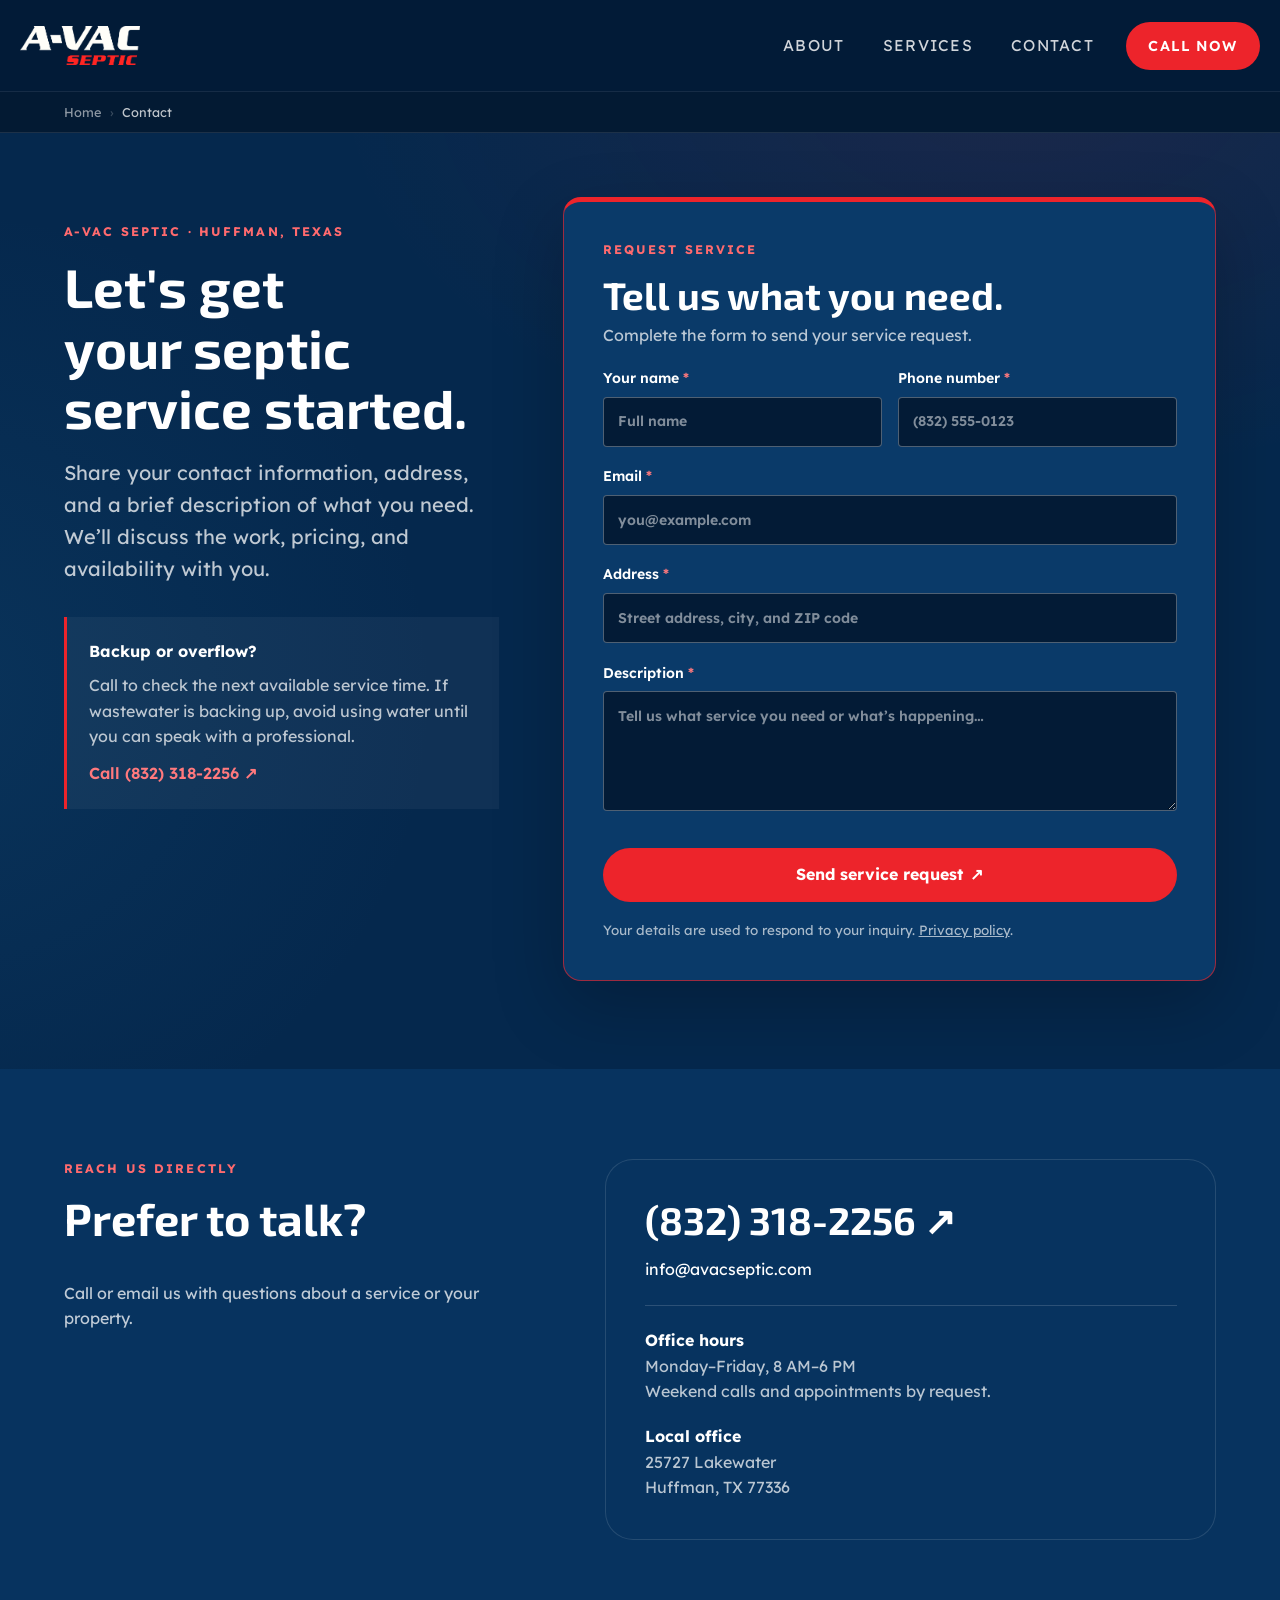
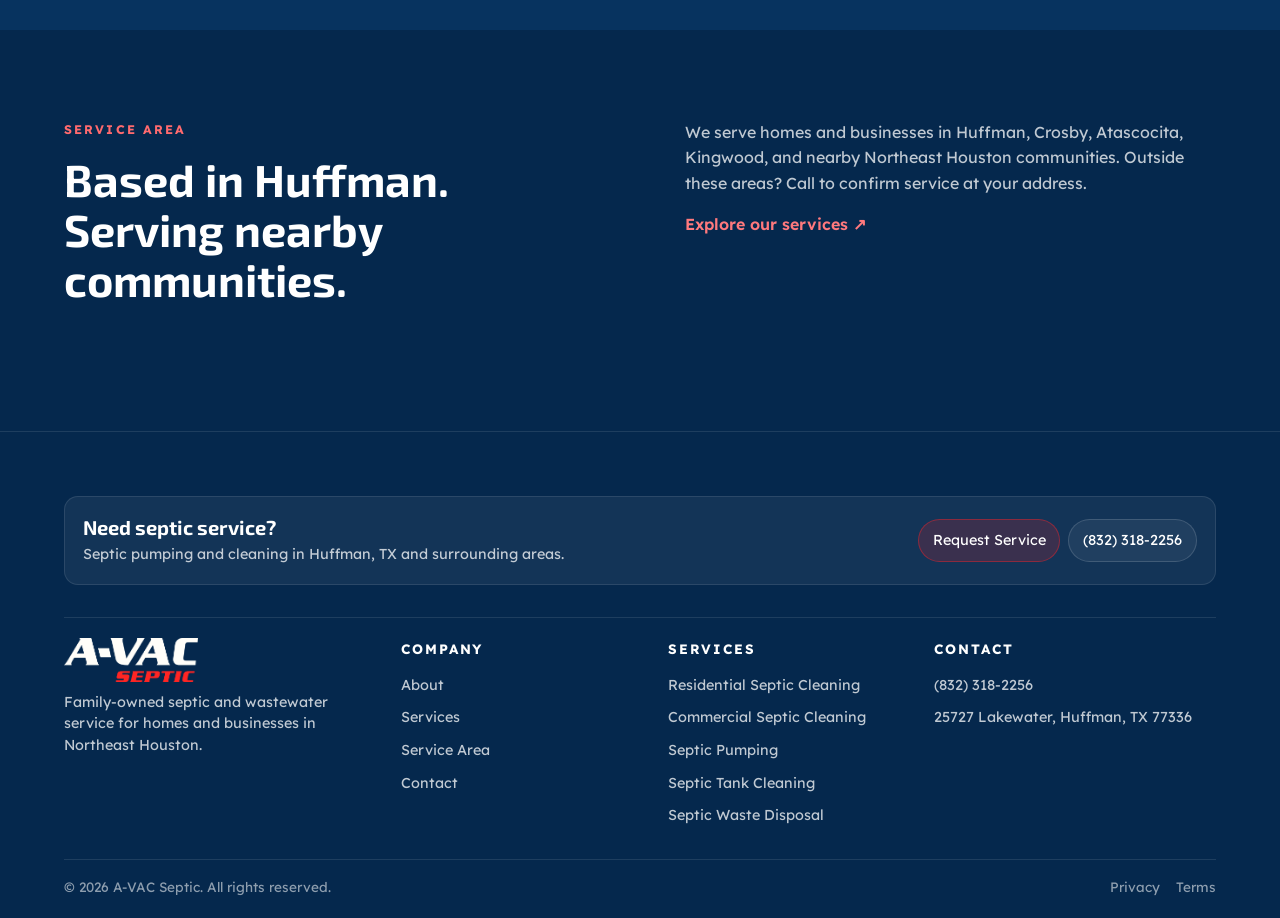
<file: contact.html>
<!doctype html>
<html lang="en">
<head>
  <meta charset="utf-8">
  <meta name="viewport" content="width=device-width, initial-scale=1">
  <title>Contact A-VAC Septic | Request Service in Huffman, TX</title>
  <meta name="description" content="Contact A-VAC Septic to discuss septic pumping, tank cleaning, or septic waste disposal in Huffman and Northeast Houston. Call (832) 318-2256 or send a service request online.">
  <link rel="canonical" href="https://www.avacseptic.com/contact.html">
  <link rel="icon" type="image/x-icon" href="/images/favicon.ico">
  <link rel="preconnect" href="https://fonts.googleapis.com">
  <link rel="preconnect" href="https://fonts.gstatic.com" crossorigin>
  <link href="https://fonts.googleapis.com/css2?family=Exo+2:ital,wght@0,100..900;1,100..900&family=Lexend:wght@100..900&display=swap" rel="stylesheet">
  <link rel="stylesheet" href="/header.css">
  <link rel="stylesheet" href="/services.css">
  <link rel="stylesheet" href="/contact.css">
  <script type="application/ld+json">
  {
    "@context": "https://schema.org",
    "@type": "ContactPage",
    "name": "Contact A-VAC Septic",
    "url": "https://www.avacseptic.com/contact.html",
    "about": {"@id": "https://www.avacseptic.com/#business"},
    "isPartOf": {"@id": "https://www.avacseptic.com/#website"}
  }
  </script>
  <link rel="stylesheet" href="/site-shell.css">
<!-- Matomo -->
<script>
  var _paq = window._paq = window._paq || [];
  /* tracker methods like "setCustomDimension" should be called before "trackPageView" */
  _paq.push(['trackPageView']);
  _paq.push(['enableLinkTracking']);
  (function() {
    var u="https://magnaflow.matomo.cloud/";
    _paq.push(['setTrackerUrl', u+'matomo.php']);
    _paq.push(['setSiteId', '9']);
    var d=document, g=d.createElement('script'), s=d.getElementsByTagName('script')[0];
    g.async=true; g.src='https://cdn.matomo.cloud/magnaflow.matomo.cloud/matomo.js'; s.parentNode.insertBefore(g,s);
  })();
</script>
<!-- End Matomo Code -->
<script type="text/javascript">
    (function(c,l,a,r,i,t,y){
        c[a]=c[a]||function(){(c[a].q=c[a].q||[]).push(arguments)};
        t=l.createElement(r);t.async=1;t.src="https://www.clarity.ms/tag/"+i;
        y=l.getElementsByTagName(r)[0];y.parentNode.insertBefore(t,y);
    })(window, document, "clarity", "script", "zb618992nh");
</script>
</head>
<body>
  <a class="services-skip" href="#contactForm">Skip to request form</a>
  <!-- shared:header:start -->
<header class="navbar site-header">
  <div class="navbar-inner">
    <a class="nav-logo" href="/index.html" aria-label="A-VAC Septic home"><img src="/images/logo.png" alt="A-VAC Septic"></a>
    <button class="mobile-menu-toggle" type="button" aria-label="Open menu" aria-controls="primary-navigation" aria-expanded="false"><span></span><span></span><span></span></button>
    <nav id="primary-navigation" aria-label="Main navigation">
      <ul class="nav-links">
        <li><a href="/about.html">About</a></li>
        <li class="has-dropdown">
          <a href="/services.html">Services</a><button class="services-expand" type="button" aria-label="Expand services menu" aria-expanded="false" aria-controls="mobile-services"><span aria-hidden="true"></span></button>
          <div class="dropdown" id="mobile-services">
            <a href="/residential-septic-cleaning.html">Residential Septic Cleaning</a>
            <a href="/commercial-septic-cleaning.html">Commercial Septic Cleaning</a>
            <a href="/septic-pumping.html">Septic Pumping</a>
            <a href="/septic-tank-cleaning.html">Septic Tank Cleaning</a>
            <a href="/contact.html">Emergency Pump-Outs</a>
            <a href="/wastewater-removal.html">Septic Waste Disposal</a>
            <a href="/index.html#septic-cleaning">System Maintenance</a>
          </div>
        </li>
        <li><a href="/contact.html">Contact</a></li>
      </ul>
    </nav>
    <a class="nav-cta" href="tel:+18323182256">Call Now</a>
  </div>
</header>
<!-- shared:header:end -->
  <nav class="breadcrumb" aria-label="Breadcrumb"><div class="breadcrumb__inner"><a href="/index.html">Home</a><span class="breadcrumb__sep" aria-hidden="true">›</span><span class="breadcrumb__current">Contact</span></div></nav>

  <main id="main">
    <section class="services-hero contact-hero" aria-labelledby="contact-title"><div class="services-wrap services-hero-grid">
      <div class="contact-hero-copy"><p class="services-eyebrow">A-VAC Septic · Huffman, Texas</p><h1 id="contact-title">Let's get your septic service started.</h1><p class="services-lead">Share your contact information, address, and a brief description of what you need. We’ll discuss the work, pricing, and availability with you.</p><div class="contact-note"><strong>Backup or overflow?</strong><p>Call to check the next available service time. If wastewater is backing up, avoid using water until you can speak with a professional.</p><a href="tel:+18323182256">Call (832) 318-2256 ↗</a></div></div>
      <form class="contact-form" id="contactForm" method="post" autocomplete="on" aria-labelledby="request-title" name="contact-service-request" data-netlify="true" data-netlify-recaptcha="true" netlify-honeypot="bot-field">
<input type="hidden" name="form-name" value="contact-service-request">
<p hidden><label>Leave this field empty: <input name="bot-field" tabindex="-1" autocomplete="off"></label></p>
        <div class="contact-form-heading"><p class="services-eyebrow">Request service</p><h2 id="request-title">Tell us what you need.</h2><p>Complete the form to send your service request.</p></div>
        <div class="contact-form-row"><label>Your name <span aria-hidden="true">*</span><input name="name" autocomplete="name" required maxlength="100" placeholder="Full name"></label><label>Phone number <span aria-hidden="true">*</span><input name="phone" type="tel" autocomplete="tel" required maxlength="30" pattern="[+0-9 .\(\)\-]{7,30}" title="Enter a phone number with at least 7 characters, using numbers and standard phone punctuation." placeholder="(832) 555-0123"></label></div>
        <label>Email <span aria-hidden="true">*</span><input name="email" type="email" autocomplete="email" required maxlength="160" placeholder="you@example.com"></label>
        <label>Address <span aria-hidden="true">*</span><input name="address" autocomplete="street-address" required maxlength="200" placeholder="Street address, city, and ZIP code"></label>
        <label>Description <span aria-hidden="true">*</span><textarea name="description" id="serviceDescription" rows="4" required maxlength="1500" placeholder="Tell us what service you need or what’s happening…"></textarea></label>
        <div data-netlify-recaptcha="true"></div>
<button class="services-button" type="submit">Send service request <span aria-hidden="true">↗</span></button>
        <p class="contact-disclosure">Your details are used to respond to your inquiry. <a href="https://www.avacseptic.com/privacy-policy">Privacy policy</a>.</p>
        <p id="contactStatus" class="contact-status" role="status" hidden></p>
        <noscript><p>Email <a href="mailto:info@avacseptic.com">info@avacseptic.com</a> or call (832) 318-2256 to request service.</p></noscript>
      </form>
    </div></section>

    <section class="services-section contact-request" id="contact-details" aria-labelledby="direct-title"><div class="services-wrap contact-request-grid">
      <div class="contact-request-copy"><p class="services-eyebrow">Reach us directly</p><h2 id="direct-title">Prefer to talk?</h2><p>Call or email us with questions about a service or your property.</p></div>
      <aside class="contact-direct" aria-label="Contact details"><a class="contact-direct-phone" href="tel:+18323182256">(832) 318-2256 <span aria-hidden="true">↗</span></a><a href="mailto:info@avacseptic.com">info@avacseptic.com</a><div class="contact-direct-rule"></div><p><strong>Office hours</strong><br>Monday–Friday, 8 AM–6 PM<br>Weekend calls and appointments by request.</p><p><strong>Local office</strong><br><a href="https://maps.google.com/?q=25727+Lakewater+Huffman+TX+77336" target="_blank" rel="noopener">25727 Lakewater<br>Huffman, TX 77336</a></p></aside>
    </div></section>

    <section class="services-section contact-area" aria-labelledby="area-title"><div class="services-wrap services-area-grid"><div><p class="services-eyebrow">Service area</p><h2 id="area-title">Based in Huffman. Serving nearby communities.</h2></div><div><p>We serve homes and businesses in Huffman, Crosby, Atascocita, Kingwood, and nearby Northeast Houston communities. Outside these areas? Call to confirm service at your address.</p><a href="/services.html">Explore our services ↗</a></div></div></section>
  </main>
  <!-- shared:footer:start -->
<footer class="site-footer">
  <div class="footer-inner">
    <div class="footer-cta">
      <div class="footer-cta__text"><h3>Need septic service?</h3><p>Septic pumping and cleaning in Huffman, TX and surrounding areas.</p></div>
      <div class="footer-cta__actions"><a class="footer-btn footer-btn--primary" href="/contact.html">Request Service</a><a class="footer-btn" href="tel:+18323182256">(832) 318-2256</a></div>
    </div>
    <div class="footer-grid">
      <div class="footer-col"><a href="/index.html"><img class="footer-logo" src="/images/logo.png" alt="A-VAC Septic home"></a><p class="footer-tagline">Family-owned septic and wastewater service for homes and businesses in Northeast Houston.</p></div>
      <nav class="footer-col" aria-label="Footer navigation"><h4 class="footer-title">Company</h4><a href="/about.html">About</a><a href="/services.html">Services</a><a href="/index.html#service-area">Service Area</a><a href="/contact.html">Contact</a></nav>
      <nav class="footer-col" aria-label="Footer services"><h4 class="footer-title">Services</h4><a href="/residential-septic-cleaning.html">Residential Septic Cleaning</a><a href="/commercial-septic-cleaning.html">Commercial Septic Cleaning</a><a href="/septic-pumping.html">Septic Pumping</a><a href="/septic-tank-cleaning.html">Septic Tank Cleaning</a><a href="/wastewater-removal.html">Septic Waste Disposal</a></nav>
      <div class="footer-col"><h4 class="footer-title">Contact</h4><a href="tel:+18323182256">(832) 318-2256</a><a href="https://maps.google.com/?q=25727+Lakewater+Huffman+TX+77336" target="_blank" rel="noopener">25727 Lakewater, Huffman, TX 77336</a></div>
    </div>
    <div class="footer-bottom"><p>© <span class="site-year" id="year"></span> A-VAC Septic. All rights reserved.</p><div class="footer-bottom__links"><a href="https://www.avacseptic.com/privacy-policy">Privacy</a><a href="https://www.avacseptic.com/terms-and-conditions">Terms</a></div></div>
  </div>
</footer>
<!-- shared:footer:end -->
  <script src="/contact.js"></script>
  <script src="/site-shell.js"></script>
  <script src="/forms.js"></script>
  <script src="/mobile-menu.js"></script>
</body>
</html>
</file>
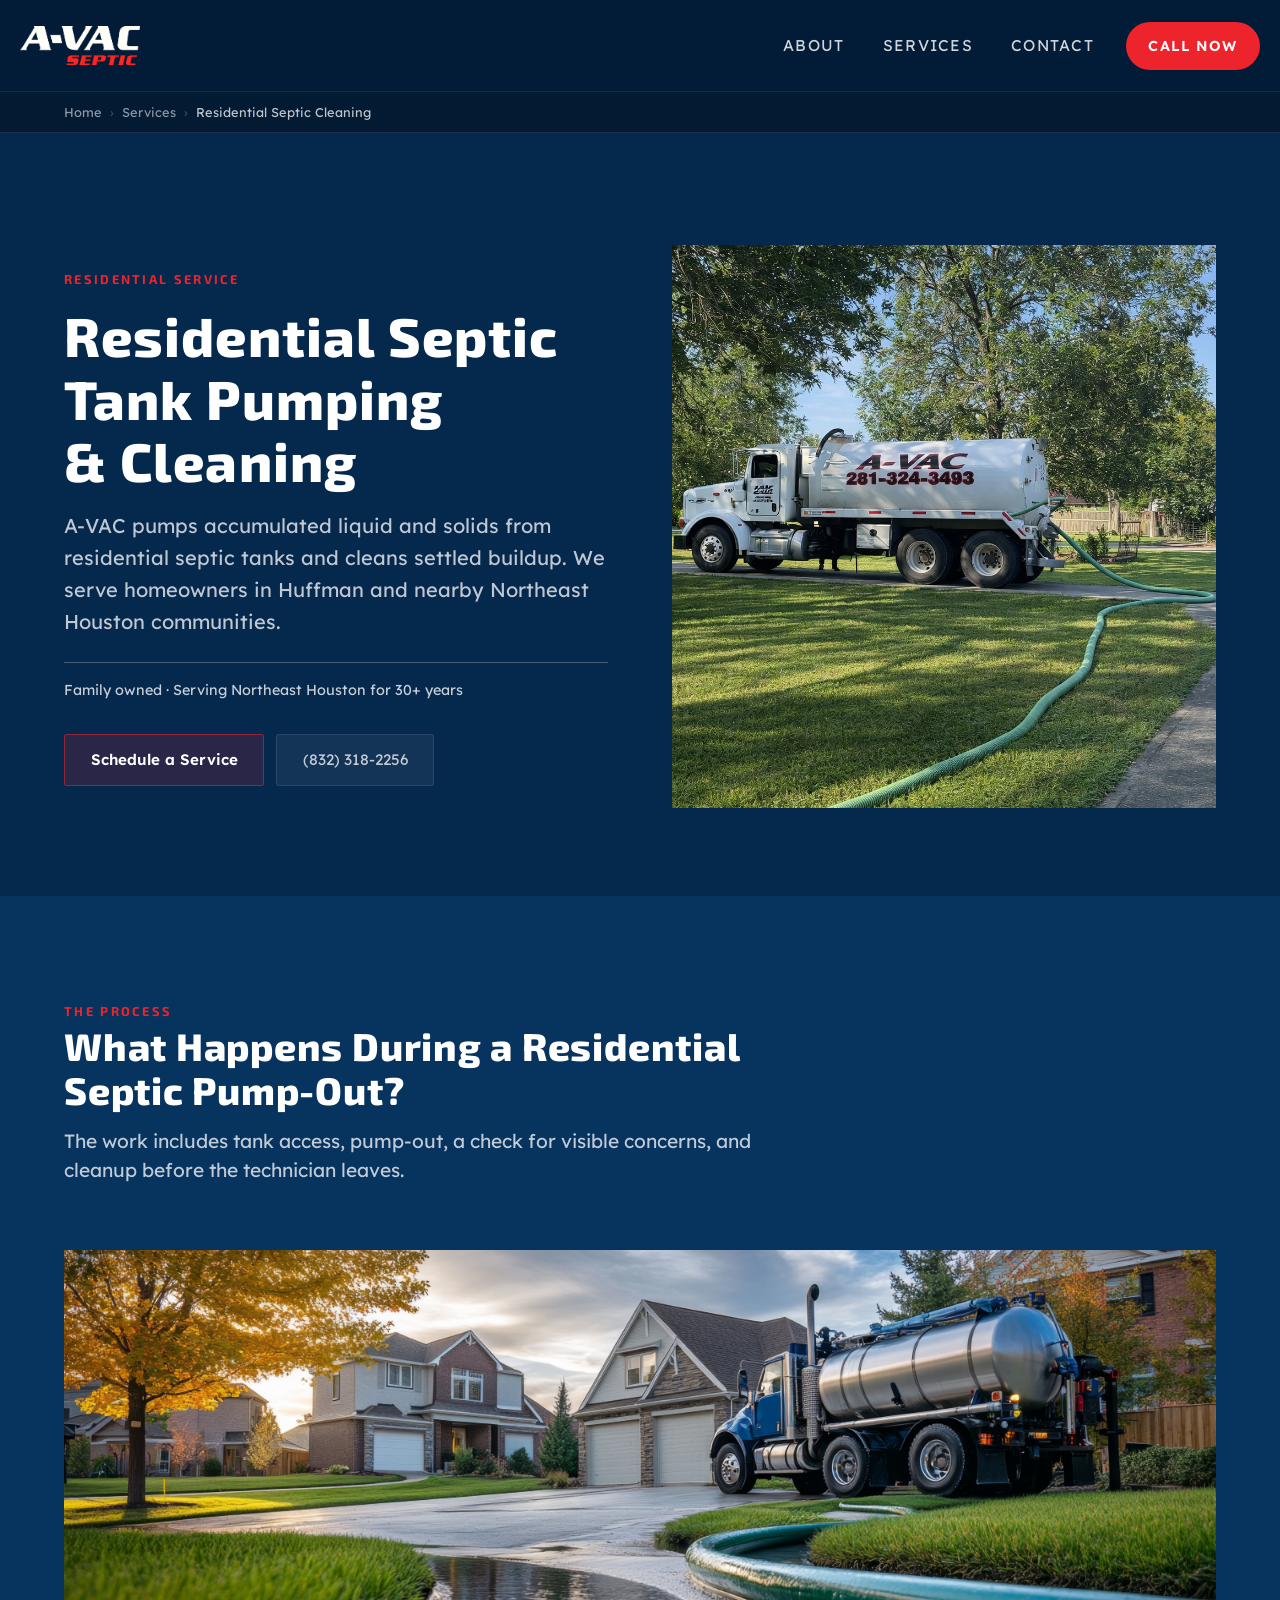
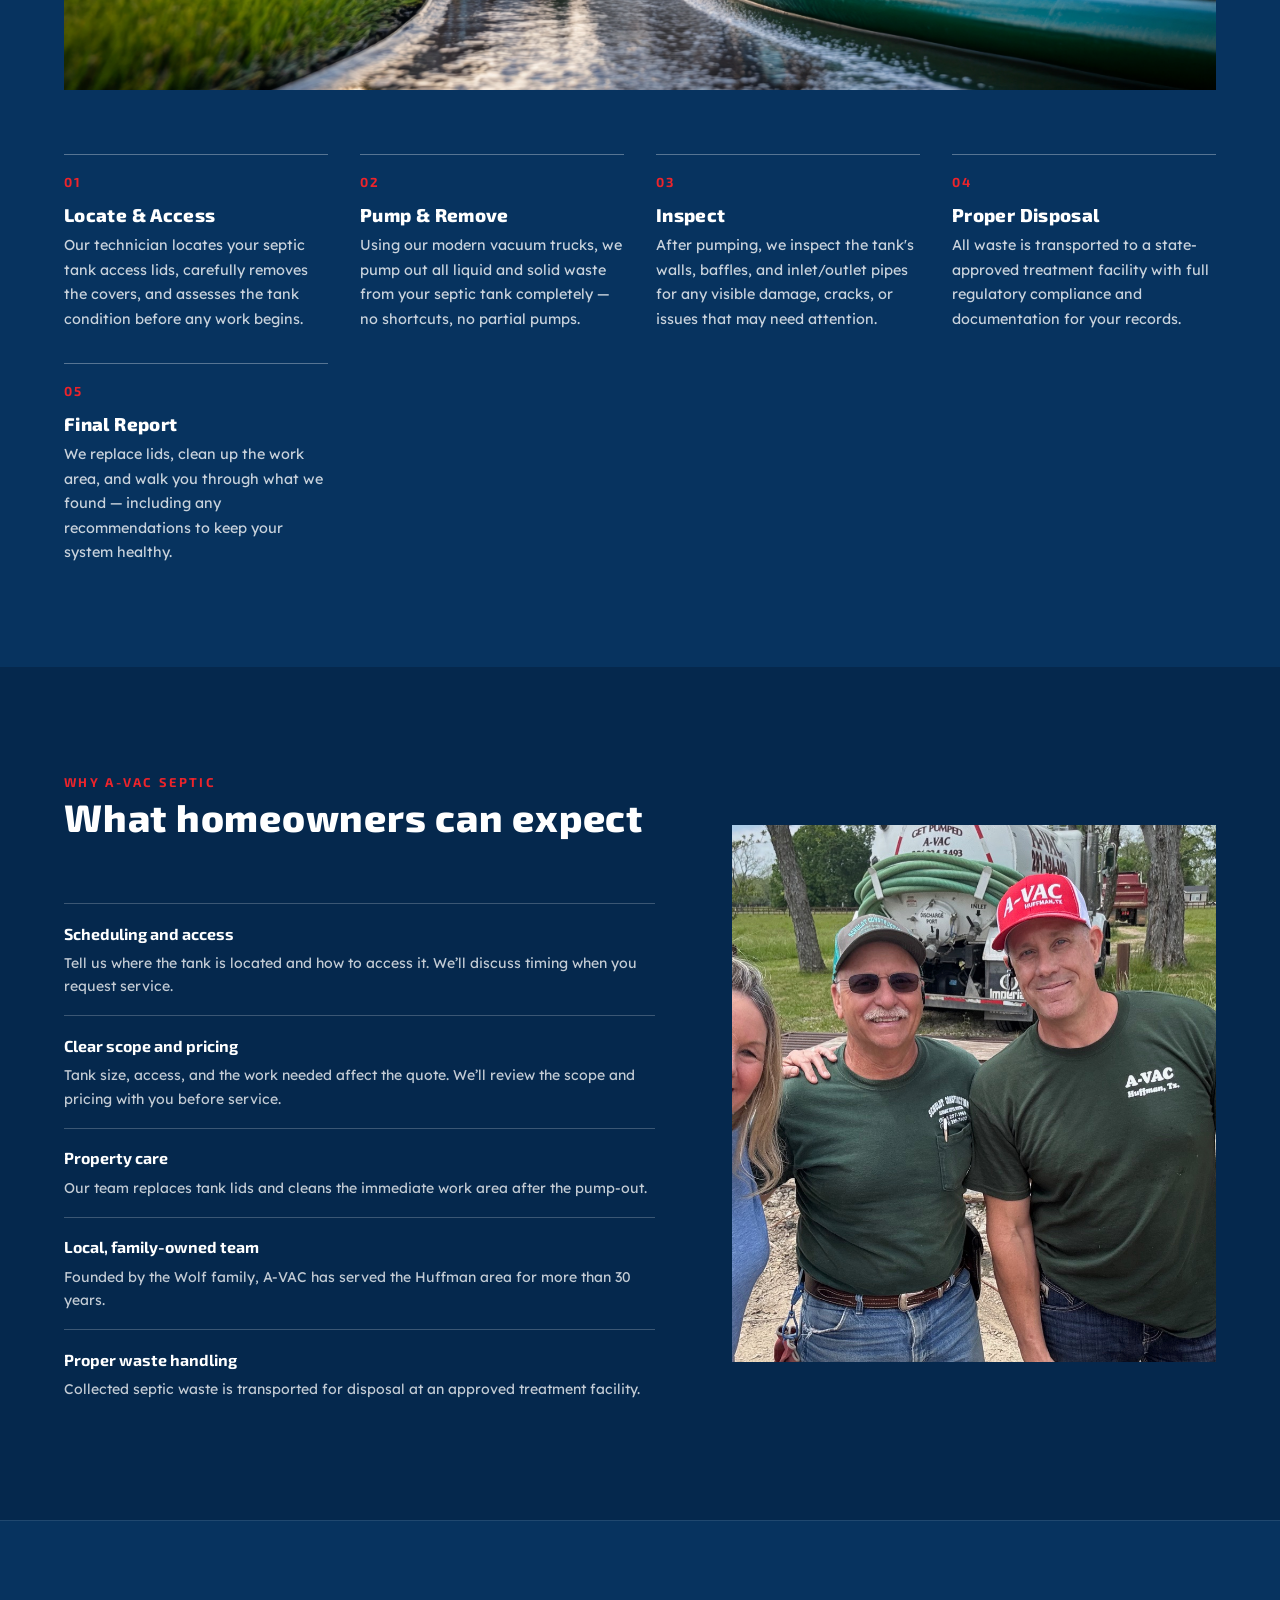
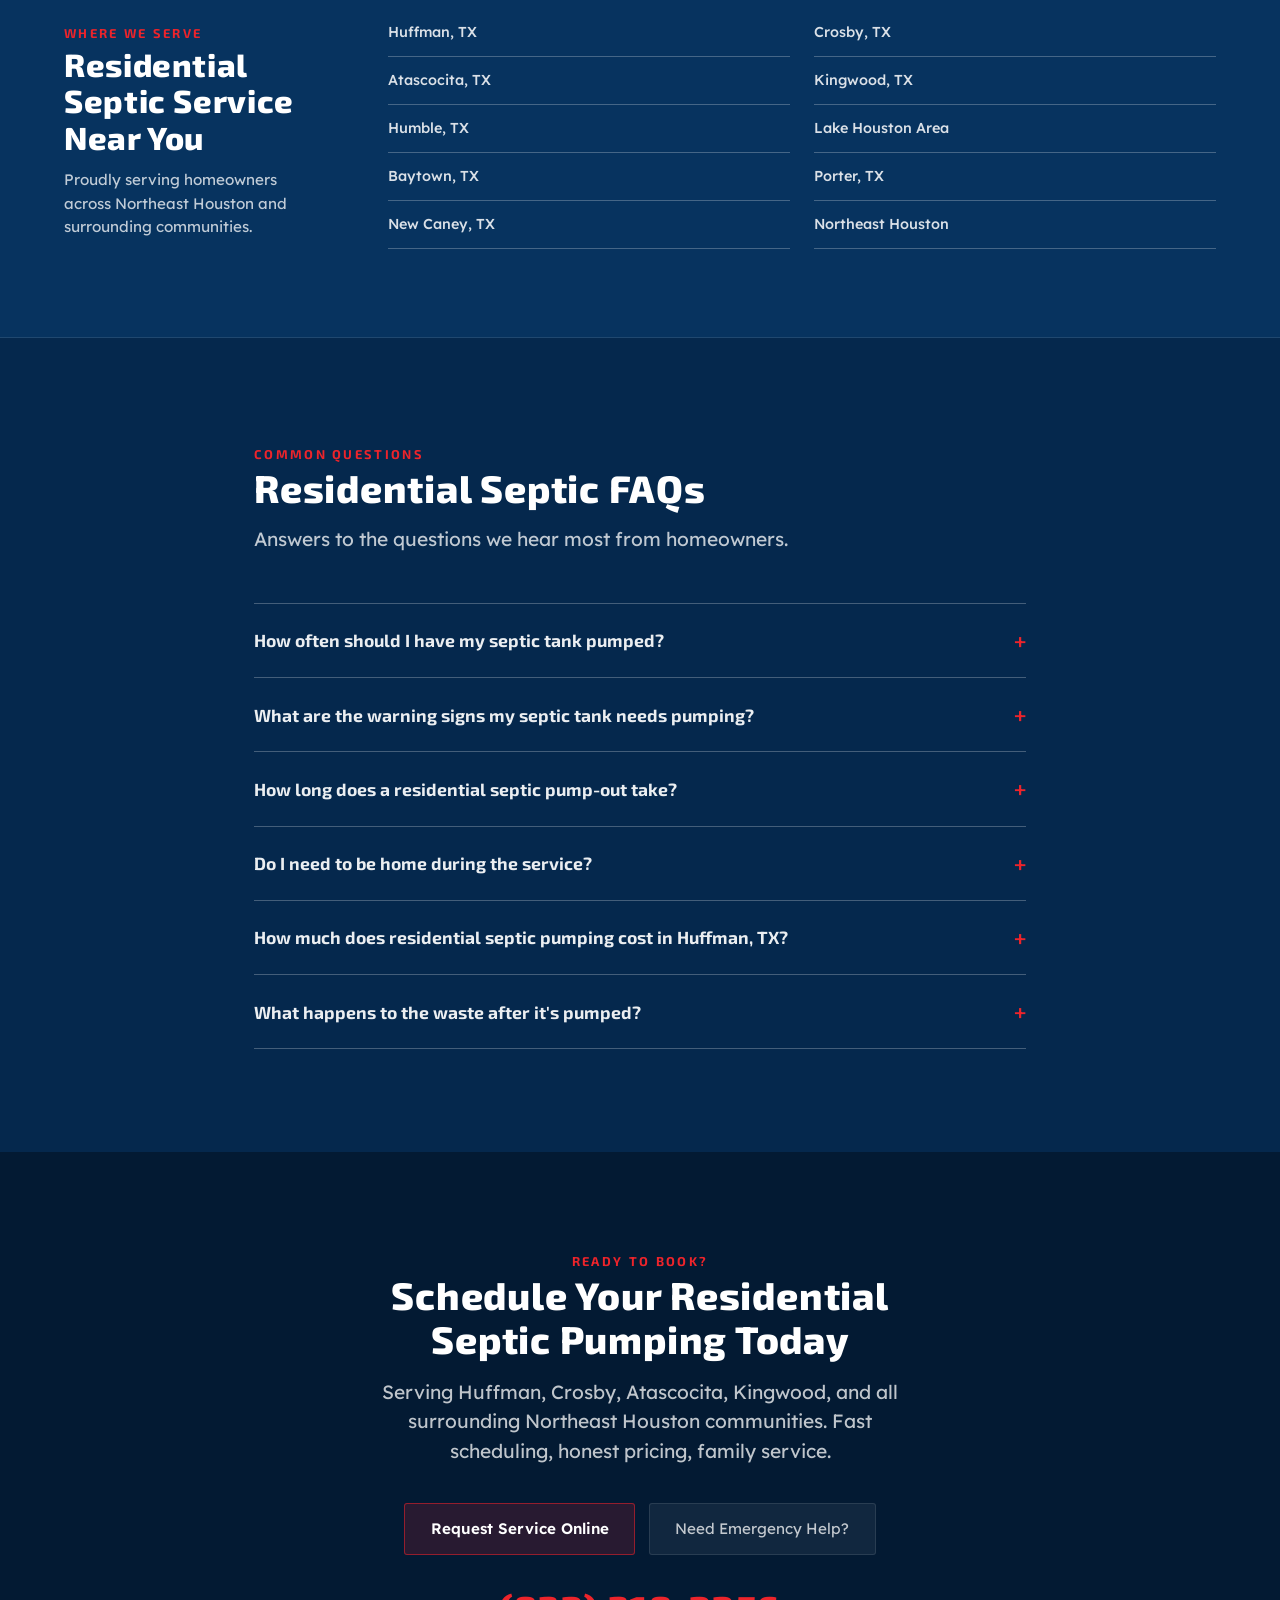
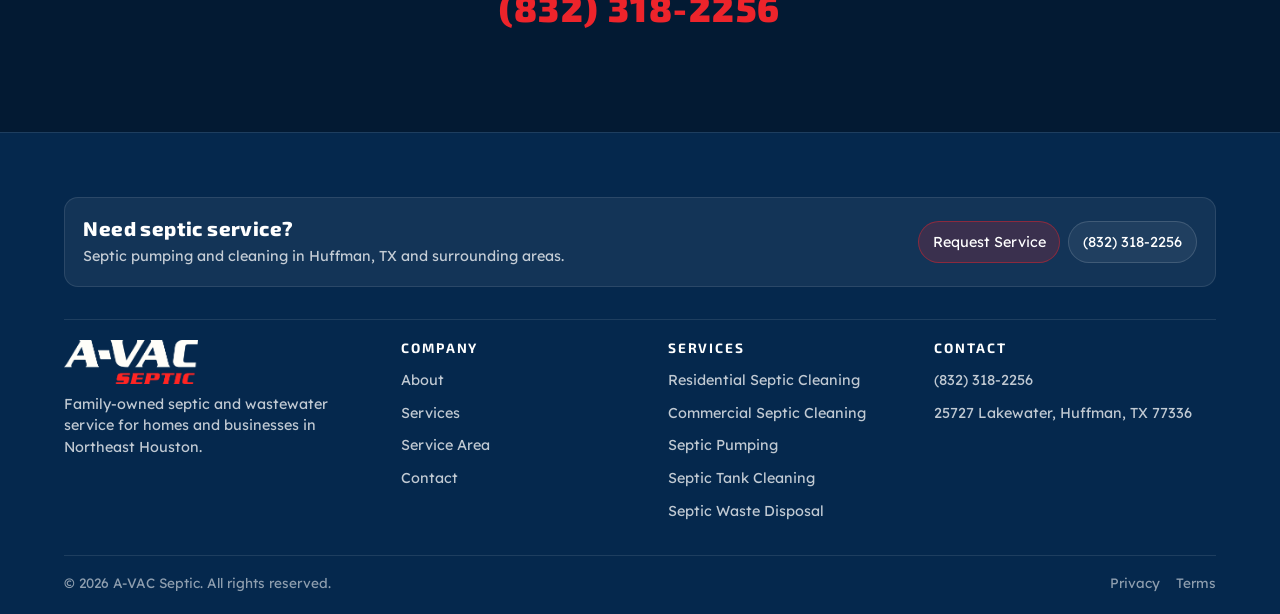
<file: residential-septic-cleaning.html>
<!DOCTYPE html>
<html lang="en">
<head>
  <meta charset="UTF-8" />
  <meta name="viewport" content="width=device-width, initial-scale=1.0"/>
  <title>Residential Septic Tank Pumping & Cleaning | A-VAC Septic – Huffman, TX</title>
  <meta name="description" content="Professional residential septic tank pumping and cleaning in Huffman, Crosby, Atascocita, Kingwood, and Northeast Houston. Family-owned for 30+ years. Fast, clean, honest pricing." />
  <link rel="canonical" href="https://www.avacseptic.com/residential-septic-cleaning.html"/>
  <link rel="icon" type="image/x-icon" href="/images/favicon.ico">

  <link rel="preconnect" href="https://fonts.googleapis.com">
  <link rel="preconnect" href="https://fonts.gstatic.com" crossorigin>
  <link href="https://fonts.googleapis.com/css2?family=Exo+2:ital,wght@0,100..900;1,100..900&family=Lexend:wght@100..900&display=swap" rel="stylesheet">

  <style>
    /* =============================================
       RESET + VARIABLES
    ============================================= */
    *, *::before, *::after { box-sizing: border-box; margin: 0; padding: 0; }

    :root {
      --navy:      #05284D;
      --navy-mid:  #073a6e;
      --navy-deep: #031a33;
      --gold:      #ed242b;
      --gold-dim:  rgba(237,36,43,0.16);
      --gold-faint:rgba(237,36,43,0.07);
      --white-92:  rgba(255,255,255,0.92);
      --white-75:  rgba(255,255,255,0.75);
      --white-55:  rgba(255,255,255,0.55);
      --white-10:  rgba(255,255,255,0.10);
      --white-06:  rgba(255,255,255,0.06);
      --white-03:  rgba(255,255,255,0.03);
      --section-pad-x: clamp(1.25rem, 5vw, 5rem);
      --radius-card: 14px;
    }

    html { scroll-behavior: smooth; }

    body {
      font-family: Lexend, sans-serif;
      background: var(--navy);
      color: var(--white-92);
      line-height: 1.6;
      overflow-x: hidden;
    }

    img { display: block; max-width: 100%; }
    a { color: inherit; text-decoration: none; }

    /* =============================================
       TYPOGRAPHY
    ============================================= */
    .eyebrow {
      display: inline-block;
      font-family: "Exo 2", sans-serif;
      font-size: .8rem;
      font-weight: 700;
      letter-spacing: .18em;
      text-transform: uppercase;
      color: var(--gold);
    }

    h1, h2, h3, h4 {
      font-family: "Exo 2", sans-serif;
      font-weight: 800;
      line-height: 1.15;
      letter-spacing: .02em;
      color: #fff;
    }

    h1 { font-size: clamp(2rem, 4.5vw, 3.4rem); }
    h2 { font-size: clamp(1.65rem, 3vw, 2.5rem); }
    h3 { font-size: clamp(1.1rem, 1.7vw, 1.4rem); }

    /* =============================================
       BUTTONS
    ============================================= */
    .btn-primary {
      display: inline-flex;
      align-items: center;
      gap: .45rem;
      padding: .8rem 1.6rem;
      border-radius: 999px;
      border: 1px solid rgba(237,36,43,0.55);
      background: var(--gold-dim);
      color: #fff;
      font-family: Lexend, sans-serif;
      font-weight: 600;
      font-size: .95rem;
      cursor: pointer;
      transition: background .18s ease, transform .18s ease, box-shadow .18s ease;
    }
    .btn-primary:hover {
      background: rgba(237,36,43,0.28);
      transform: translateY(-2px);
      box-shadow: 0 12px 34px rgba(237,36,43,0.20);
    }

    .btn-ghost {
      display: inline-flex;
      align-items: center;
      gap: .45rem;
      padding: .8rem 1.6rem;
      border-radius: 999px;
      border: 1px solid var(--white-10);
      background: var(--white-06);
      color: var(--white-75);
      font-family: Lexend, sans-serif;
      font-size: .95rem;
      cursor: pointer;
      transition: border-color .18s ease, color .18s ease;
    }
    .btn-ghost:hover { border-color: rgba(255,255,255,0.28); color: #fff; }

    /* =============================================
       NAVBAR
    ============================================= */
    .navbar {
      position: sticky;
      top: 0;
      z-index: 100;
      background: rgba(5,40,77,0.94);
      backdrop-filter: blur(20px);
      -webkit-backdrop-filter: blur(20px);
      border-bottom: 1px solid var(--white-10);
    }

    .navbar-inner {
      max-width: 1600px;
      margin-inline: auto;
      padding: .85rem var(--section-pad-x);
      display: flex;
      align-items: center;
      gap: 2rem;
    }

    .nav-logo img { height: 44px; width: auto; }

    .nav-links {
      display: flex;
      list-style: none;
      gap: 2rem;
      margin-left: auto;
    }

    .nav-links a {
      font-size: .95rem;
      font-weight: 500;
      color: var(--white-75);
      transition: color .18s ease;
    }

    .nav-links a:hover { color: #fff; }

    .has-dropdown { position: relative; }

    .dropdown {
      display: none;
      position: absolute;
      top: calc(100% + .5rem);
      left: 0;
      min-width: 210px;
      background: rgba(5,40,77,0.97);
      border: 1px solid var(--white-10);
      border-radius: var(--radius-card);
      padding: .5rem 0;
      backdrop-filter: blur(18px);
    }

    .has-dropdown:hover .dropdown { display: grid; }

    .dropdown a {
      display: block;
      padding: .6rem 1rem;
      font-size: .9rem;
      color: var(--white-75);
    }

    .dropdown a:hover,
    .dropdown a[aria-current="page"] { color: #fff; background: var(--white-06); }

    .nav-cta {
      display: inline-flex;
      align-items: center;
      padding: .55rem 1.1rem;
      border-radius: 999px;
      border: 1px solid rgba(237,36,43,0.55);
      background: var(--gold-dim);
      color: #fff;
      font-size: .9rem;
      font-weight: 600;
      white-space: nowrap;
      transition: background .18s ease, border-color .18s ease;
    }

    .nav-cta:hover {
      background: rgba(237,36,43,0.28);
      border-color: var(--gold);
    }

    /* =============================================
       BREADCRUMB
    ============================================= */
    .breadcrumb {
      background: var(--navy-deep);
      border-bottom: 1px solid var(--white-10);
      padding: .6rem var(--section-pad-x);
    }

    .breadcrumb__inner {
      max-width: 1600px;
      margin-inline: auto;
      display: flex;
      align-items: center;
      gap: .5rem;
      font-size: .8rem;
      color: var(--white-55);
    }

    .breadcrumb__inner a { color: var(--white-55); transition: color .15s; }
    .breadcrumb__inner a:hover { color: #fff; }
    .breadcrumb__sep { opacity: .4; }
    .breadcrumb__current { color: var(--white-75); }

    /* =============================================
       HERO
    ============================================= */
    .hero-service {
      position: relative;
      overflow: hidden;
      padding: clamp(4rem, 9vw, 7rem) 0 clamp(3rem, 7vw, 5.5rem);
    }

    /* layered background atmosphere */
    .hero-service::before {
      content: "";
      position: absolute;
      inset: 0;
      pointer-events: none;
      background:
        radial-gradient(ellipse 90% 70% at 80% -5%, rgba(237,36,43,0.09) 0%, transparent 60%),
        radial-gradient(ellipse 60% 80% at -5% 60%, rgba(35,118,170,0.14) 0%, transparent 65%);
    }

    /* subtle diagonal rule */
    .hero-service::after {
      content: "";
      position: absolute;
      top: 0; right: 0;
      width: 1px;
      height: 100%;
      background: linear-gradient(to bottom, transparent, rgba(237,36,43,0.18), transparent);
      pointer-events: none;
    }

    .hero-service__inner {
      position: relative;
      max-width: 1600px;
      margin-inline: auto;
      padding-inline: var(--section-pad-x);
      display: grid;
      grid-template-columns: 1fr 1fr;
      gap: clamp(2rem, 5vw, 5rem);
      align-items: center;
    }

    .hero-service__content .eyebrow { margin-bottom: .6rem; }

    .hero-service__title {
      text-wrap: balance;
      margin-top: .35rem;
    }

    .hero-service__lead {
      margin-top: 1.1rem;
      font-size: clamp(1rem, 1.7vw, 1.25rem);
      color: var(--white-75);
      line-height: 1.6;
      max-width: 55ch;
    }

    /* trust badges row */
    .hero-badges {
      display: flex;
      flex-wrap: wrap;
      gap: .6rem;
      margin-top: 1.5rem;
    }

    .badge {
      display: inline-flex;
      align-items: center;
      gap: .4rem;
      padding: .4rem .75rem;
      border-radius: 999px;
      border: 1px solid var(--white-10);
      background: var(--white-06);
      font-size: .82rem;
      color: var(--white-75);
      font-weight: 500;
    }

    .badge__dot {
      width: 7px;
      height: 7px;
      border-radius: 50%;
      background: var(--gold);
      flex-shrink: 0;
    }

    .hero-service__actions {
      display: flex;
      flex-wrap: wrap;
      gap: .75rem;
      margin-top: 2rem;
    }

    /* hero image */
    .hero-service__visual {
      position: relative;
    }

    .hero-service__img-frame {
      position: relative;
      border-radius: clamp(18px, 2.5vw, 28px);
      overflow: hidden;
      border: 1px solid var(--white-10);
      background: var(--white-03);
    }

    .hero-service__img-frame img {
      width: 100%;
      height: clamp(320px, 42vw, 560px);
      object-fit: cover;
      object-position: center 25%;
      filter: contrast(1.04) saturate(1.05);
      transition: transform .6s ease;
    }

    .hero-service__img-frame:hover img { transform: scale(1.03); }

    /* gold accent bar */
    .hero-service__img-frame::after {
      content: "";
      position: absolute;
      bottom: 0; left: 0; right: 0;
      height: 3px;
      background: linear-gradient(to right, var(--gold), transparent 80%);
    }

    /* floating info chip */
    .hero-chip {
      position: absolute;
      bottom: -1rem;
      left: -1rem;
      display: flex;
      align-items: center;
      gap: .65rem;
      padding: .7rem 1rem;
      border-radius: var(--radius-card);
      background: rgba(5,40,77,0.92);
      border: 1px solid var(--white-10);
      backdrop-filter: blur(16px);
      -webkit-backdrop-filter: blur(16px);
      box-shadow: 0 16px 48px rgba(0,0,0,0.5);
    }

    .hero-chip__icon { font-size: 1.5rem; }

    .hero-chip__label {
      font-family: "Exo 2", sans-serif;
      font-size: .78rem;
      font-weight: 700;
      letter-spacing: .12em;
      text-transform: uppercase;
      color: var(--gold);
    }

    .hero-chip__value {
      font-size: .88rem;
      color: var(--white-75);
    }

    /* =============================================
       PROCESS SECTION
    ============================================= */
    .section-process {
      padding: clamp(4rem, 8vw, 7rem) 0;
      background: var(--navy-mid);
      position: relative;
      overflow: hidden;
    }

    .section-process::before {
      content: "";
      position: absolute;
      inset: 0;
      pointer-events: none;
      background: radial-gradient(ellipse 55% 70% at 5% 50%, rgba(35,118,170,0.1) 0%, transparent 65%);
    }

    .process-inner {
      position: relative;
      max-width: 1600px;
      margin-inline: auto;
      padding-inline: var(--section-pad-x);
    }

    .section-header {
      margin-bottom: clamp(2.5rem, 5vw, 4rem);
      max-width: 70ch;
    }

    .section-header .lead {
      margin-top: .9rem;
      font-size: clamp(1rem, 1.7vw, 1.2rem);
      color: var(--white-75);
      line-height: 1.55;
    }

    /* step grid */
    .process-grid {
      display: grid;
      grid-template-columns: repeat(auto-fit, minmax(220px, 1fr));
      gap: clamp(1.25rem, 2.5vw, 1.75rem);
      counter-reset: step;
    }

    .process-step {
      counter-increment: step;
      position: relative;
      padding: clamp(1.4rem, 2.5vw, 2rem);
      border-radius: var(--radius-card);
      border: 1px solid var(--white-10);
      background: var(--white-03);
      transition: transform .25s ease, border-color .25s ease, box-shadow .25s ease;
      overflow: hidden;
    }

    .process-step:hover {
      transform: translateY(-5px);
      border-color: rgba(255,255,255,0.15);
      box-shadow: 0 24px 70px rgba(0,0,0,0.4);
    }

    /* big ghost number behind content */
    .process-step::before {
      content: counter(step, decimal-leading-zero);
      position: absolute;
      top: -.3rem;
      right: .75rem;
      font-family: "Exo 2", sans-serif;
      font-size: 5.5rem;
      font-weight: 900;
      line-height: 1;
      color: rgba(237,36,43,0.06);
      pointer-events: none;
      user-select: none;
    }

    .process-step__icon {
      font-size: 1.8rem;
      margin-bottom: .85rem;
    }

    .process-step__title {
      font-size: clamp(1rem, 1.4vw, 1.2rem);
      margin-bottom: .5rem;
    }

    .process-step__desc {
      color: var(--white-75);
      font-size: .9rem;
      line-height: 1.55;
    }

    /* =============================================
       WHY CHOOSE US
    ============================================= */
    .section-why {
      padding: clamp(4rem, 8vw, 7rem) 0;
    }

    .why-inner {
      max-width: 1600px;
      margin-inline: auto;
      padding-inline: var(--section-pad-x);
      display: grid;
      grid-template-columns: minmax(0, 1.1fr) minmax(0, .9fr);
      gap: clamp(2.5rem, 6vw, 6rem);
      align-items: center;
    }

    /* checklist */
    .why-list {
      list-style: none;
      display: grid;
      gap: 1.1rem;
      margin-top: clamp(1.5rem, 3vw, 2rem);
    }

    .why-item {
      display: flex;
      align-items: flex-start;
      gap: 1rem;
      padding: 1rem 1.15rem;
      border-radius: var(--radius-card);
      border: 1px solid var(--white-10);
      background: var(--white-03);
      transition: border-color .2s ease, background .2s ease;
    }

    .why-item:hover {
      border-color: rgba(237,36,43,0.22);
      background: var(--gold-faint);
    }

    .why-item__check {
      width: 26px;
      height: 26px;
      border-radius: 50%;
      background: var(--gold-dim);
      border: 1px solid rgba(237,36,43,0.30);
      display: flex;
      align-items: center;
      justify-content: center;
      flex-shrink: 0;
      font-size: .85rem;
      margin-top: .1rem;
    }

    .why-item__text strong {
      display: block;
      font-family: "Exo 2", sans-serif;
      font-size: 1rem;
      font-weight: 700;
      color: #fff;
      margin-bottom: .2rem;
    }

    .why-item__text span {
      font-size: .88rem;
      color: var(--white-55);
      line-height: 1.5;
    }

    /* image panel */
    .why-image {
      position: relative;
      border-radius: clamp(18px, 2.5vw, 26px);
      overflow: hidden;
      border: 1px solid var(--white-10);
    }

    .why-image img {
      width: 100%;
      height: clamp(300px, 42vw, 540px);
      object-fit: cover;
      object-position: center 30%;
    }

    /* stacked accent card */
    .why-accent {
      position: absolute;
      top: 1.5rem;
      right: -1rem;
      padding: .85rem 1.1rem;
      border-radius: var(--radius-card);
      background: rgba(5,40,77,0.93);
      border: 1px solid rgba(237,36,43,0.28);
      backdrop-filter: blur(14px);
      -webkit-backdrop-filter: blur(14px);
      box-shadow: 0 16px 48px rgba(0,0,0,0.45);
      text-align: center;
    }

    .why-accent__num {
      font-family: "Exo 2", sans-serif;
      font-size: 1.8rem;
      font-weight: 900;
      color: var(--gold);
      line-height: 1;
    }

    .why-accent__label {
      font-size: .75rem;
      color: var(--white-55);
      letter-spacing: .1em;
      text-transform: uppercase;
      margin-top: .25rem;
    }

    /* =============================================
       SERVICE AREAS
    ============================================= */
    .section-areas {
      padding: clamp(3.5rem, 7vw, 5.5rem) 0;
      background: var(--navy-mid);
      border-top: 1px solid var(--white-10);
      border-bottom: 1px solid var(--white-10);
    }

    .areas-inner {
      max-width: 1600px;
      margin-inline: auto;
      padding-inline: var(--section-pad-x);
      display: grid;
      grid-template-columns: auto 1fr;
      gap: clamp(2rem, 5vw, 5rem);
      align-items: center;
    }

    .areas-label {
      max-width: 26ch;
    }

    .areas-label h2 { font-size: clamp(1.4rem, 2.5vw, 2rem); }

    .areas-label p {
      margin-top: .75rem;
      color: var(--white-75);
      font-size: .95rem;
      line-height: 1.55;
    }

    .areas-chips {
      display: flex;
      flex-wrap: wrap;
      gap: .65rem;
    }

    .area-chip {
      display: inline-flex;
      align-items: center;
      gap: .45rem;
      padding: .55rem 1rem;
      border-radius: 999px;
      border: 1px solid var(--white-10);
      background: var(--white-03);
      font-size: .9rem;
      color: var(--white-75);
      font-weight: 500;
      transition: border-color .18s ease, color .18s ease, background .18s ease;
    }

    .area-chip:hover {
      border-color: rgba(237,36,43,0.35);
      color: #fff;
      background: var(--gold-faint);
    }

    .area-chip__pin { font-size: .8rem; }

    /* =============================================
       FAQ
    ============================================= */
    .section-faq {
      padding: clamp(4rem, 8vw, 7rem) 0;
    }

    .faq-inner {
      max-width: 900px;
      margin-inline: auto;
      padding-inline: var(--section-pad-x);
    }

    .faq-inner .section-header { margin-bottom: clamp(2rem, 4vw, 3rem); }

    .faq-list { display: grid; gap: .75rem; }

    .faq-item {
      border-radius: var(--radius-card);
      border: 1px solid var(--white-10);
      background: var(--white-03);
      overflow: hidden;
    }

    .faq-question {
      display: flex;
      align-items: center;
      justify-content: space-between;
      gap: 1rem;
      padding: 1.1rem 1.3rem;
      cursor: pointer;
      font-family: "Exo 2", sans-serif;
      font-weight: 700;
      font-size: clamp(.95rem, 1.4vw, 1.1rem);
      color: var(--white-92);
      user-select: none;
      transition: color .18s ease;
      list-style: none;
    }

    .faq-question::-webkit-details-marker { display: none; }
    .faq-item[open] .faq-question { color: #fff; }

    .faq-chevron {
      width: 22px;
      height: 22px;
      border-radius: 50%;
      border: 1px solid var(--white-10);
      display: flex;
      align-items: center;
      justify-content: center;
      flex-shrink: 0;
      font-size: .75rem;
      transition: transform .25s ease, background .18s ease;
    }

    .faq-item[open] .faq-chevron {
      transform: rotate(180deg);
      background: var(--gold-dim);
      border-color: rgba(237,36,43,0.3);
    }

    .faq-answer {
      padding: 0 1.3rem 1.2rem;
      color: var(--white-75);
      font-size: .93rem;
      line-height: 1.65;
    }

    /* =============================================
       CTA STRIP
    ============================================= */
    .section-cta {
      padding: clamp(4rem, 8vw, 6rem) 0;
      background: var(--navy-deep);
      text-align: center;
      position: relative;
      overflow: hidden;
    }

    .section-cta::before {
      content: "";
      position: absolute;
      inset: 0;
      background: radial-gradient(ellipse 60% 90% at 50% 50%, rgba(237,36,43,0.07) 0%, transparent 65%);
      pointer-events: none;
    }

    .cta-inner {
      position: relative;
      max-width: 680px;
      margin-inline: auto;
      padding-inline: var(--section-pad-x);
    }

    .cta-inner h2 { text-wrap: balance; }

    .cta-inner p {
      margin-top: 1rem;
      color: var(--white-75);
      font-size: clamp(1rem, 1.8vw, 1.2rem);
      line-height: 1.55;
    }

    .cta-btns {
      display: flex;
      flex-wrap: wrap;
      gap: .85rem;
      justify-content: center;
      margin-top: 2.25rem;
    }

    /* phone emphasis */
    .cta-phone {
      display: block;
      margin-top: 1.5rem;
      font-family: "Exo 2", sans-serif;
      font-size: clamp(1.5rem, 3vw, 2.25rem);
      font-weight: 900;
      color: var(--gold);
      letter-spacing: .04em;
      transition: opacity .18s ease;
    }

    .cta-phone:hover { opacity: .8; }

    /* =============================================
       FOOTER
    ============================================= */
    .site-footer {
      background: var(--navy);
      color: var(--white-92);
      padding: clamp(2.5rem, 5vw, 4rem) 0 1.25rem;
      border-top: 1px solid var(--white-10);
    }

    .site-footer *, .site-footer *::before, .site-footer *::after { box-sizing: border-box; }

    .footer-inner {
      max-width: 1600px;
      margin-inline: auto;
      padding-inline: var(--section-pad-x);
      display: flex;
      flex-direction: column;
      gap: clamp(1.25rem, 3vw, 2rem);
    }

    .footer-cta {
      display: flex;
      flex-wrap: wrap;
      align-items: center;
      justify-content: space-between;
      gap: .9rem;
      padding: clamp(.85rem, 1.6vw, 1.15rem);
      border-radius: 14px;
      background: var(--white-06);
      border: 1px solid var(--white-10);
    }

    .footer-cta__text h3 { font-size: clamp(1rem, 1.6vw, 1.25rem); margin: 0; }
    .footer-cta__text p { margin: .3rem 0 0; font-size: .9rem; color: var(--white-75); }
    .footer-cta__actions { display: flex; gap: .5rem; flex-wrap: wrap; }

    .footer-btn {
      display: inline-flex;
      align-items: center;
      padding: .55rem .85rem;
      border-radius: 999px;
      background: var(--white-06);
      border: 1px solid rgba(255,255,255,0.14);
      color: var(--white-92);
      font-size: .9rem;
      white-space: nowrap;
      transition: background .18s ease;
    }

    .footer-btn--primary {
      background: var(--gold-dim);
      border-color: rgba(237,36,43,0.45);
    }

    .footer-btn:hover { background: rgba(255,255,255,0.10); }
    .footer-btn--primary:hover { background: rgba(237,36,43,0.28); }

    .footer-grid {
      display: grid;
      grid-template-columns: minmax(0,1.3fr) minmax(0,1fr) minmax(0,1fr) minmax(0,1.2fr);
      gap: clamp(1.25rem, 3vw, 2rem);
      padding-top: 1.25rem;
      border-top: 1px solid var(--white-10);
    }

    .footer-col { display: grid; gap: .6rem; align-content: start; }

    .footer-col a {
      color: rgba(255,255,255,0.72);
      font-size: .9rem;
      transition: color .15s ease;
    }

    .footer-col a:hover { color: #fff; }

    .footer-title {
      font-family: "Exo 2", sans-serif;
      font-size: .85rem;
      font-weight: 700;
      letter-spacing: .14em;
      text-transform: uppercase;
      color: var(--white-92);
      margin-bottom: .25rem;
    }

    .footer-logo { height: 44px; width: auto; }
    .footer-tagline { color: var(--white-75); font-size: .9rem; line-height: 1.5; max-width: 38ch; }

    .footer-bottom {
      display: flex;
      flex-wrap: wrap;
      align-items: center;
      justify-content: space-between;
      gap: .75rem;
      padding-top: 1rem;
      border-top: 1px solid var(--white-10);
      color: rgba(255,255,255,0.50);
      font-size: .85rem;
    }

    .footer-bottom p { margin: 0; }
    .footer-bottom__links { display: flex; gap: 1rem; }
    .footer-bottom__links a { color: rgba(255,255,255,0.50); }

    /* =============================================
       ANIMATIONS
    ============================================= */
    @keyframes fadeUp {
      from { opacity: 0; transform: translateY(22px); }
      to   { opacity: 1; transform: translateY(0); }
    }

    .hero-service__content > * {
      opacity: 0;
      animation: fadeUp .6s ease forwards;
    }

    .hero-service__content .eyebrow            { animation-delay: .05s; }
    .hero-service__content h1                  { animation-delay: .15s; }
    .hero-service__content .hero-service__lead { animation-delay: .25s; }
    .hero-service__content .hero-badges        { animation-delay: .32s; }
    .hero-service__content .hero-service__actions { animation-delay: .42s; }

    .hero-service__visual {
      opacity: 0;
      animation: fadeUp .7s ease .3s forwards;
    }

    /* =============================================
       RESPONSIVE
    ============================================= */
    @media (max-width: 980px) {
      .hero-service__inner { grid-template-columns: 1fr; }
      .hero-service__visual { order: -1; }
      .hero-chip { bottom: .75rem; left: .75rem; }
      .why-inner { grid-template-columns: 1fr; }
      .why-image { order: -1; }
      .why-accent { right: .75rem; top: .75rem; }
      .areas-inner { grid-template-columns: 1fr; gap: 1.5rem; }
    }

    @media (max-width: 640px) {
      .nav-links { display: none; }
      .footer-cta { flex-direction: column; align-items: flex-start; }
      .footer-grid { grid-template-columns: 1fr; }
      .footer-bottom { flex-direction: column; align-items: flex-start; }
      .process-grid { grid-template-columns: 1fr; }
    }

    @media (max-width: 1000px) {
      .footer-grid { grid-template-columns: 1fr 1fr; }
      .footer-col:last-child { grid-column: 1 / -1; }
    }
  </style>
  <link rel="stylesheet" href="/header.css">
  <link rel="stylesheet" href="/septic-page-refine.css">
  <style>
    .breadcrumb { margin-top: var(--nav-h); }
    .dropdown { display: block; }
    .has-dropdown:focus-within .dropdown { opacity: 1; visibility: visible; transform: translateY(0); }
    @media (max-width: 640px) { .nav-links { display: flex; } }
  </style>

  <!-- JSON-LD -->
  <script type="application/ld+json">
  {
    "@context": "https://schema.org",
    "@type": "Service",
    "name": "Residential Septic Tank Pumping & Cleaning",
    "provider": {
      "@type": "LocalBusiness",
      "name": "A-VAC Septic",
      "telephone": "+1-832-318-2256",
      "address": {
        "@type": "PostalAddress",
        "addressLocality": "Huffman",
        "addressRegion": "TX",
        "addressCountry": "US"
      }
    },
    "areaServed": ["Huffman TX","Crosby TX","Atascocita TX","Kingwood TX","Northeast Houston TX"],
    "description": "Professional residential septic tank pumping, cleaning, and maintenance services for homeowners in the Huffman and Northeast Houston area."
  }
  </script>
  <link rel="stylesheet" href="/site-shell.css">
<!-- Matomo -->
<script>
  var _paq = window._paq = window._paq || [];
  /* tracker methods like "setCustomDimension" should be called before "trackPageView" */
  _paq.push(['trackPageView']);
  _paq.push(['enableLinkTracking']);
  (function() {
    var u="https://magnaflow.matomo.cloud/";
    _paq.push(['setTrackerUrl', u+'matomo.php']);
    _paq.push(['setSiteId', '9']);
    var d=document, g=d.createElement('script'), s=d.getElementsByTagName('script')[0];
    g.async=true; g.src='https://cdn.matomo.cloud/magnaflow.matomo.cloud/matomo.js'; s.parentNode.insertBefore(g,s);
  })();
</script>
<!-- End Matomo Code -->
<script type="text/javascript">
    (function(c,l,a,r,i,t,y){
        c[a]=c[a]||function(){(c[a].q=c[a].q||[]).push(arguments)};
        t=l.createElement(r);t.async=1;t.src="https://www.clarity.ms/tag/"+i;
        y=l.getElementsByTagName(r)[0];y.parentNode.insertBefore(t,y);
    })(window, document, "clarity", "script", "zb618992nh");
</script>
</head>

<body>

  <!-- NAVBAR -->
  <!-- shared:header:start -->
<header class="navbar site-header">
  <div class="navbar-inner">
    <a class="nav-logo" href="/index.html" aria-label="A-VAC Septic home"><img src="/images/logo.png" alt="A-VAC Septic"></a>
    <button class="mobile-menu-toggle" type="button" aria-label="Open menu" aria-controls="primary-navigation" aria-expanded="false"><span></span><span></span><span></span></button>
    <nav id="primary-navigation" aria-label="Main navigation">
      <ul class="nav-links">
        <li><a href="/about.html">About</a></li>
        <li class="has-dropdown">
          <a href="/services.html">Services</a><button class="services-expand" type="button" aria-label="Expand services menu" aria-expanded="false" aria-controls="mobile-services"><span aria-hidden="true"></span></button>
          <div class="dropdown" id="mobile-services">
            <a href="/residential-septic-cleaning.html">Residential Septic Cleaning</a>
            <a href="/commercial-septic-cleaning.html">Commercial Septic Cleaning</a>
            <a href="/septic-pumping.html">Septic Pumping</a>
            <a href="/septic-tank-cleaning.html">Septic Tank Cleaning</a>
            <a href="/contact.html">Emergency Pump-Outs</a>
            <a href="/wastewater-removal.html">Septic Waste Disposal</a>
            <a href="/index.html#septic-cleaning">System Maintenance</a>
          </div>
        </li>
        <li><a href="/contact.html">Contact</a></li>
      </ul>
    </nav>
    <a class="nav-cta" href="tel:+18323182256">Call Now</a>
  </div>
</header>
<!-- shared:header:end -->

  <!-- BREADCRUMB -->
  <nav class="breadcrumb" aria-label="Breadcrumb">
    <div class="breadcrumb__inner">
      <a href="/index.html">Home</a>
      <span class="breadcrumb__sep">›</span>
      <a href="/services.html">Services</a>
      <span class="breadcrumb__sep">›</span>
      <span class="breadcrumb__current">Residential Septic Cleaning</span>
    </div>
  </nav>

  <main>

    <!-- ============================
         HERO
    ============================ -->
    <section class="hero-service" id="top">
      <div class="hero-service__inner">

        <div class="hero-service__content">
          <span class="eyebrow">Residential Service</span>
          <h1 class="hero-service__title">Residential Septic Tank Pumping &amp; Cleaning</h1>
          <p class="hero-service__lead">
            A-VAC pumps accumulated liquid and solids from residential septic tanks and
            cleans settled buildup. We serve homeowners in Huffman and nearby Northeast
            Houston communities.
          </p>

          <p class="hero-service__facts">Family owned · Serving Northeast Houston for 30+ years</p>

          <div class="hero-service__actions">
            <a class="btn-primary" href="/contact.html">Schedule a Service</a>
            <a class="btn-ghost" href="tel:+18323182256">(832) 318-2256</a>
          </div>
        </div>

        <div class="hero-service__visual">
          <div class="hero-service__img-frame">
            <img
              src="/images/img1.png"
              alt="A-VAC Septic technician performing residential septic pumping"
              loading="eager"
            >
          </div>
        </div>

      </div>
    </section>

    <!-- ============================
         HOW IT WORKS
    ============================ -->
    <section class="section-process" id="process">
      <div class="process-inner">

        <header class="section-header">
          <span class="eyebrow">The Process</span>
          <h2>What Happens During a Residential Septic Pump-Out?</h2>
          <p class="lead">
            The work includes tank access, pump-out, a check for visible concerns, and
            cleanup before the technician leaves.
          </p>
        </header>

        <figure class="process-photo">
          <img src="/images/img2.jpeg" alt="Septic service truck at a residential property" loading="lazy">
        </figure>

        <div class="process-grid">

          <div class="process-step">
            <h3 class="process-step__title">Locate &amp; Access</h3>
            <p class="process-step__desc">
              Our technician locates your septic tank access lids, carefully removes the covers,
              and assesses the tank condition before any work begins.
            </p>
          </div>

          <div class="process-step">
            <h3 class="process-step__title">Pump &amp; Remove</h3>
            <p class="process-step__desc">
              Using our modern vacuum trucks, we pump out all liquid and solid waste from
              your septic tank completely — no shortcuts, no partial pumps.
            </p>
          </div>

          <div class="process-step">
            <h3 class="process-step__title">Inspect</h3>
            <p class="process-step__desc">
              After pumping, we inspect the tank's walls, baffles, and inlet/outlet pipes
              for any visible damage, cracks, or issues that may need attention.
            </p>
          </div>

          <div class="process-step">
            <h3 class="process-step__title">Proper Disposal</h3>
            <p class="process-step__desc">
              All waste is transported to a state-approved treatment facility with full
              regulatory compliance and documentation for your records.
            </p>
          </div>

          <div class="process-step">
            <h3 class="process-step__title">Final Report</h3>
            <p class="process-step__desc">
              We replace lids, clean up the work area, and walk you through what we found
              — including any recommendations to keep your system healthy.
            </p>
          </div>

        </div>

      </div>
    </section>

    <!-- ============================
         WHY CHOOSE US
    ============================ -->
    <section class="section-why" id="why">
      <div class="why-inner">

        <div class="why-content">
          <header class="section-header">
            <span class="eyebrow">Why A-VAC Septic</span>
            <h2>What homeowners can expect</h2>
          </header>

          <ul class="why-list" role="list">

            <li class="why-item">
              <div class="why-item__text">
                <strong>Scheduling and access</strong>
                <span>Tell us where the tank is located and how to access it. We’ll discuss timing when you request service.</span>
              </div>
            </li>

            <li class="why-item">
              <div class="why-item__text">
                <strong>Clear scope and pricing</strong>
                <span>Tank size, access, and the work needed affect the quote. We’ll review the scope and pricing with you before service.</span>
              </div>
            </li>

            <li class="why-item">
              <div class="why-item__text">
                <strong>Property care</strong>
                <span>Our team replaces tank lids and cleans the immediate work area after the pump-out.</span>
              </div>
            </li>

            <li class="why-item">
              <div class="why-item__text">
                <strong>Local, family-owned team</strong>
                <span>Founded by the Wolf family, A-VAC has served the Huffman area for more than 30 years.</span>
              </div>
            </li>

            <li class="why-item">
              <div class="why-item__text">
                <strong>Proper waste handling</strong>
                <span>Collected septic waste is transported for disposal at an approved treatment facility.</span>
              </div>
            </li>

          </ul>
        </div>

        <div class="why-image">
          <img
            src="/images/A-Vac Family.jpg"
            alt="A-VAC Septic team serving residential customers in Huffman TX"
            loading="lazy"
          >
        </div>

      </div>
    </section>

    <!-- ============================
         SERVICE AREAS
    ============================ -->
    <section class="section-areas" id="areas">
      <div class="areas-inner">

        <div class="areas-label">
          <span class="eyebrow">Where We Serve</span>
          <h2>Residential Septic Service Near You</h2>
          <p>Proudly serving homeowners across Northeast Houston and surrounding communities.</p>
        </div>

        <div class="areas-chips">
          <span class="area-chip">Huffman, TX</span>
          <span class="area-chip">Crosby, TX</span>
          <span class="area-chip">Atascocita, TX</span>
          <span class="area-chip">Kingwood, TX</span>
          <span class="area-chip">Humble, TX</span>
          <span class="area-chip">Lake Houston Area</span>
          <span class="area-chip">Baytown, TX</span>
          <span class="area-chip">Porter, TX</span>
          <span class="area-chip">New Caney, TX</span>
          <span class="area-chip">Northeast Houston</span>
        </div>

      </div>
    </section>

    <!-- ============================
         FAQ
    ============================ -->
    <section class="section-faq" id="faq">
      <div class="faq-inner">

        <header class="section-header">
          <span class="eyebrow">Common Questions</span>
          <h2>Residential Septic FAQs</h2>
          <p class="lead">Answers to the questions we hear most from homeowners.</p>
        </header>

        <div class="faq-list">

          <details class="faq-item">
            <summary class="faq-question">
              How often should I have my septic tank pumped?
              <span class="faq-chevron" aria-hidden="true">+</span>
            </summary>
            <p class="faq-answer">
              Most households should have their septic tank pumped every 3 to 5 years.
              The exact frequency depends on the size of your tank, the number of people
              in your home, and your water usage habits. A-VAC can help you determine the
              right schedule for your specific system.
            </p>
          </details>

          <details class="faq-item">
            <summary class="faq-question">
              What are the warning signs my septic tank needs pumping?
              <span class="faq-chevron" aria-hidden="true">+</span>
            </summary>
            <p class="faq-answer">
              Common signs include slow-draining sinks and toilets, gurgling sounds in
              your plumbing, sewage odors inside or outside your home, wet or unusually
              lush patches of grass over the drain field, and sewage backup in your drains.
              Don't wait — early service prevents costly repairs.
            </p>
          </details>

          <details class="faq-item">
            <summary class="faq-question">
              How long does a residential septic pump-out take?
              <span class="faq-chevron" aria-hidden="true">+</span>
            </summary>
            <p class="faq-answer">
              A standard residential septic pumping job typically takes between 30 minutes
              and 2 hours, depending on the tank size, accessibility, and current condition.
              We'll give you a realistic time estimate when you book your appointment.
            </p>
          </details>

          <details class="faq-item">
            <summary class="faq-question">
              Do I need to be home during the service?
              <span class="faq-chevron" aria-hidden="true">+</span>
            </summary>
            <p class="faq-answer">
              It's helpful to have someone on-site who can show our technician where
              the tank is located and answer any questions. However, if you know the
              tank location and we have access, we can coordinate accordingly. Just call
              us to discuss your situation.
            </p>
          </details>

          <details class="faq-item">
            <summary class="faq-question">
              How much does residential septic pumping cost in Huffman, TX?
              <span class="faq-chevron" aria-hidden="true">+</span>
            </summary>
            <p class="faq-answer">
              Pricing depends on tank size, location, and accessibility. We believe in
              honest, upfront quotes — call us or request a service online and we'll
              give you a clear price before any work begins. No surprise fees.
            </p>
          </details>

          <details class="faq-item">
            <summary class="faq-question">
              What happens to the waste after it's pumped?
              <span class="faq-chevron" aria-hidden="true">+</span>
            </summary>
            <p class="faq-answer">
              All septic waste is transported in our sealed vacuum trucks and delivered
              to a state-approved treatment facility for proper processing. We maintain
              full documentation for regulatory compliance.
            </p>
          </details>

        </div>

      </div>
    </section>

    <!-- ============================
         CTA
    ============================ -->
    <section class="section-cta" id="contact">
      <div class="cta-inner">
        <span class="eyebrow">Ready to Book?</span>
        <h2>Schedule Your Residential Septic Pumping Today</h2>
        <p>
          Serving Huffman, Crosby, Atascocita, Kingwood, and all surrounding
          Northeast Houston communities. Fast scheduling, honest pricing, family service.
        </p>
        <div class="cta-btns">
          <a class="btn-primary" href="/contact.html">Request Service Online</a>
          <a class="btn-ghost" href="/contact.html">Need Emergency Help?</a>
        </div>
        <a class="cta-phone" href="tel:+18323182256">(832) 318-2256</a>
      </div>
    </section>

  </main>

  <!-- FOOTER -->
  <!-- shared:footer:start -->
<footer class="site-footer">
  <div class="footer-inner">
    <div class="footer-cta">
      <div class="footer-cta__text"><h3>Need septic service?</h3><p>Septic pumping and cleaning in Huffman, TX and surrounding areas.</p></div>
      <div class="footer-cta__actions"><a class="footer-btn footer-btn--primary" href="/contact.html">Request Service</a><a class="footer-btn" href="tel:+18323182256">(832) 318-2256</a></div>
    </div>
    <div class="footer-grid">
      <div class="footer-col"><a href="/index.html"><img class="footer-logo" src="/images/logo.png" alt="A-VAC Septic home"></a><p class="footer-tagline">Family-owned septic and wastewater service for homes and businesses in Northeast Houston.</p></div>
      <nav class="footer-col" aria-label="Footer navigation"><h4 class="footer-title">Company</h4><a href="/about.html">About</a><a href="/services.html">Services</a><a href="/index.html#service-area">Service Area</a><a href="/contact.html">Contact</a></nav>
      <nav class="footer-col" aria-label="Footer services"><h4 class="footer-title">Services</h4><a href="/residential-septic-cleaning.html">Residential Septic Cleaning</a><a href="/commercial-septic-cleaning.html">Commercial Septic Cleaning</a><a href="/septic-pumping.html">Septic Pumping</a><a href="/septic-tank-cleaning.html">Septic Tank Cleaning</a><a href="/wastewater-removal.html">Septic Waste Disposal</a></nav>
      <div class="footer-col"><h4 class="footer-title">Contact</h4><a href="tel:+18323182256">(832) 318-2256</a><a href="https://maps.google.com/?q=25727+Lakewater+Huffman+TX+77336" target="_blank" rel="noopener">25727 Lakewater, Huffman, TX 77336</a></div>
    </div>
    <div class="footer-bottom"><p>© <span class="site-year" id="year"></span> A-VAC Septic. All rights reserved.</p><div class="footer-bottom__links"><a href="https://www.avacseptic.com/privacy-policy">Privacy</a><a href="https://www.avacseptic.com/terms-and-conditions">Terms</a></div></div>
  </div>
</footer>
<!-- shared:footer:end -->

  <script>
    document.getElementById("year").textContent = new Date().getFullYear();
  </script>

  <script src="/site-shell.js"></script>
  <script src="/mobile-menu.js"></script>
</body>
</html>
</file>
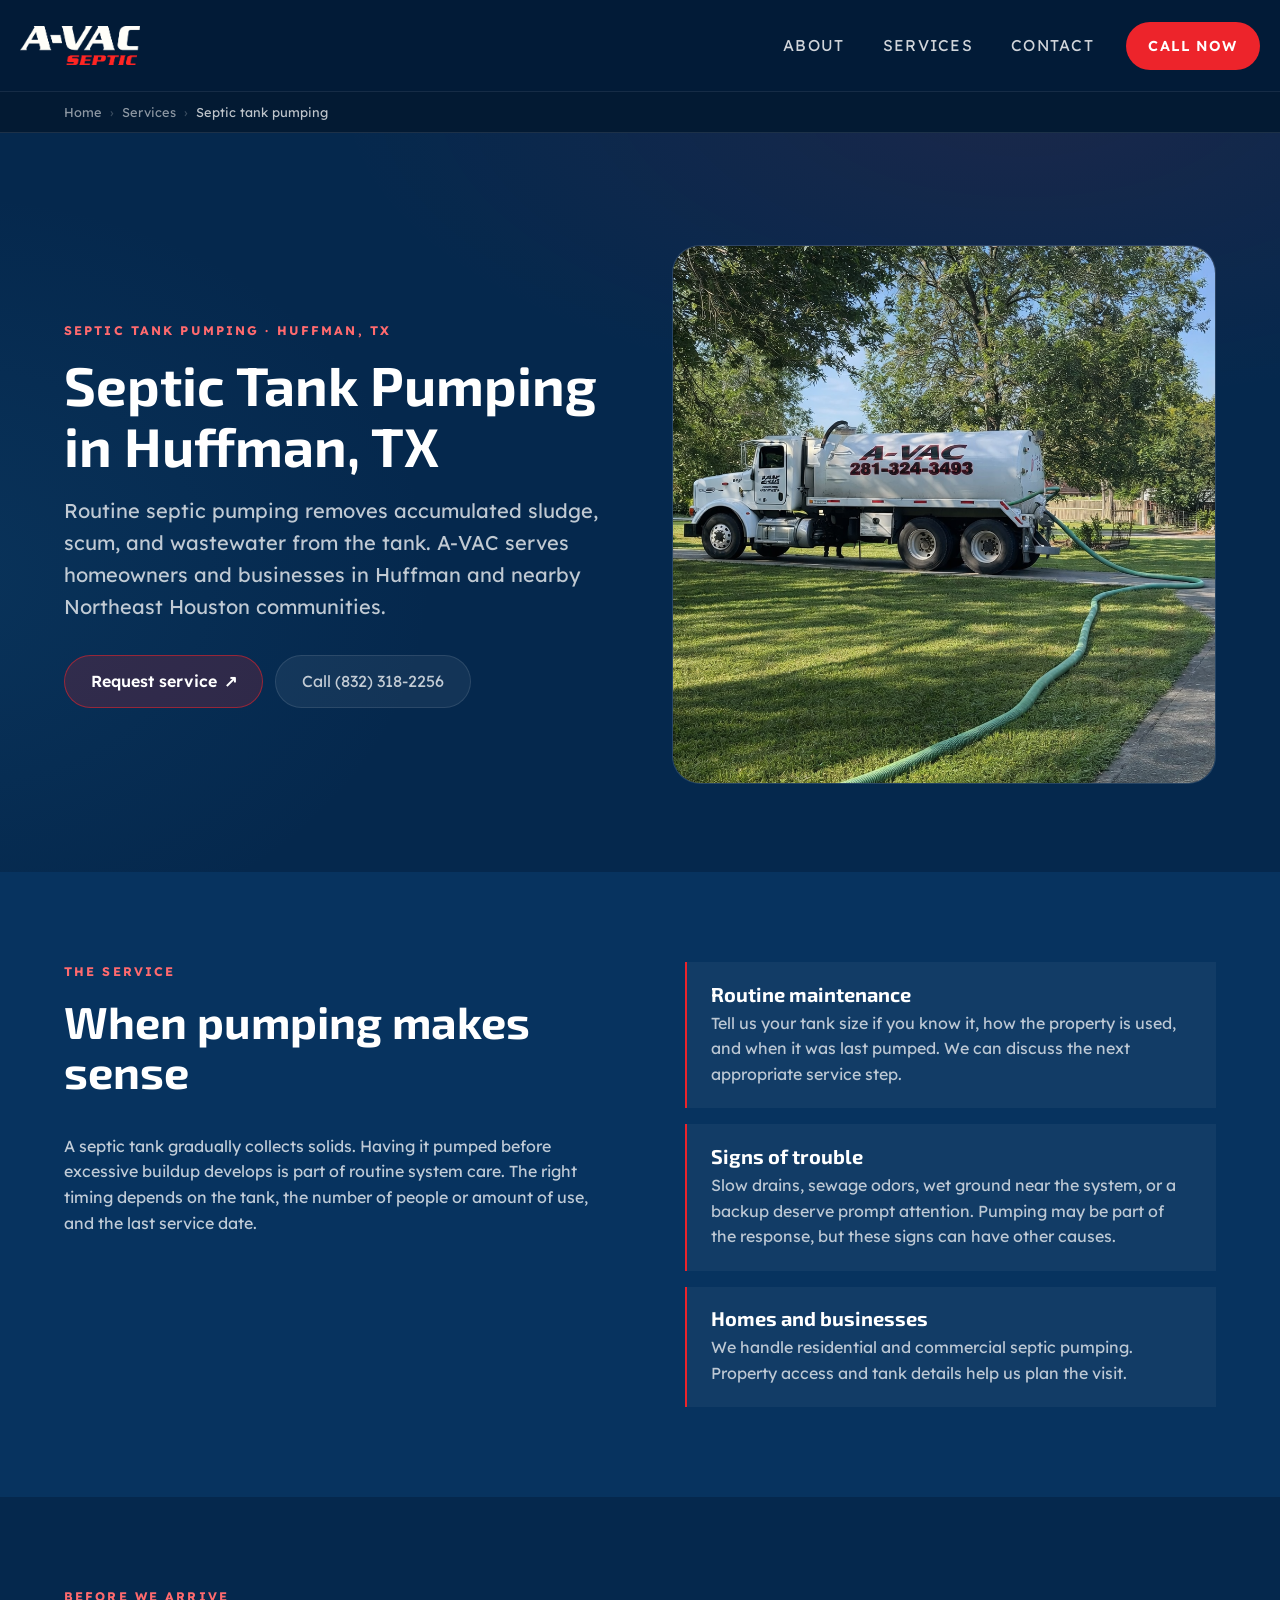
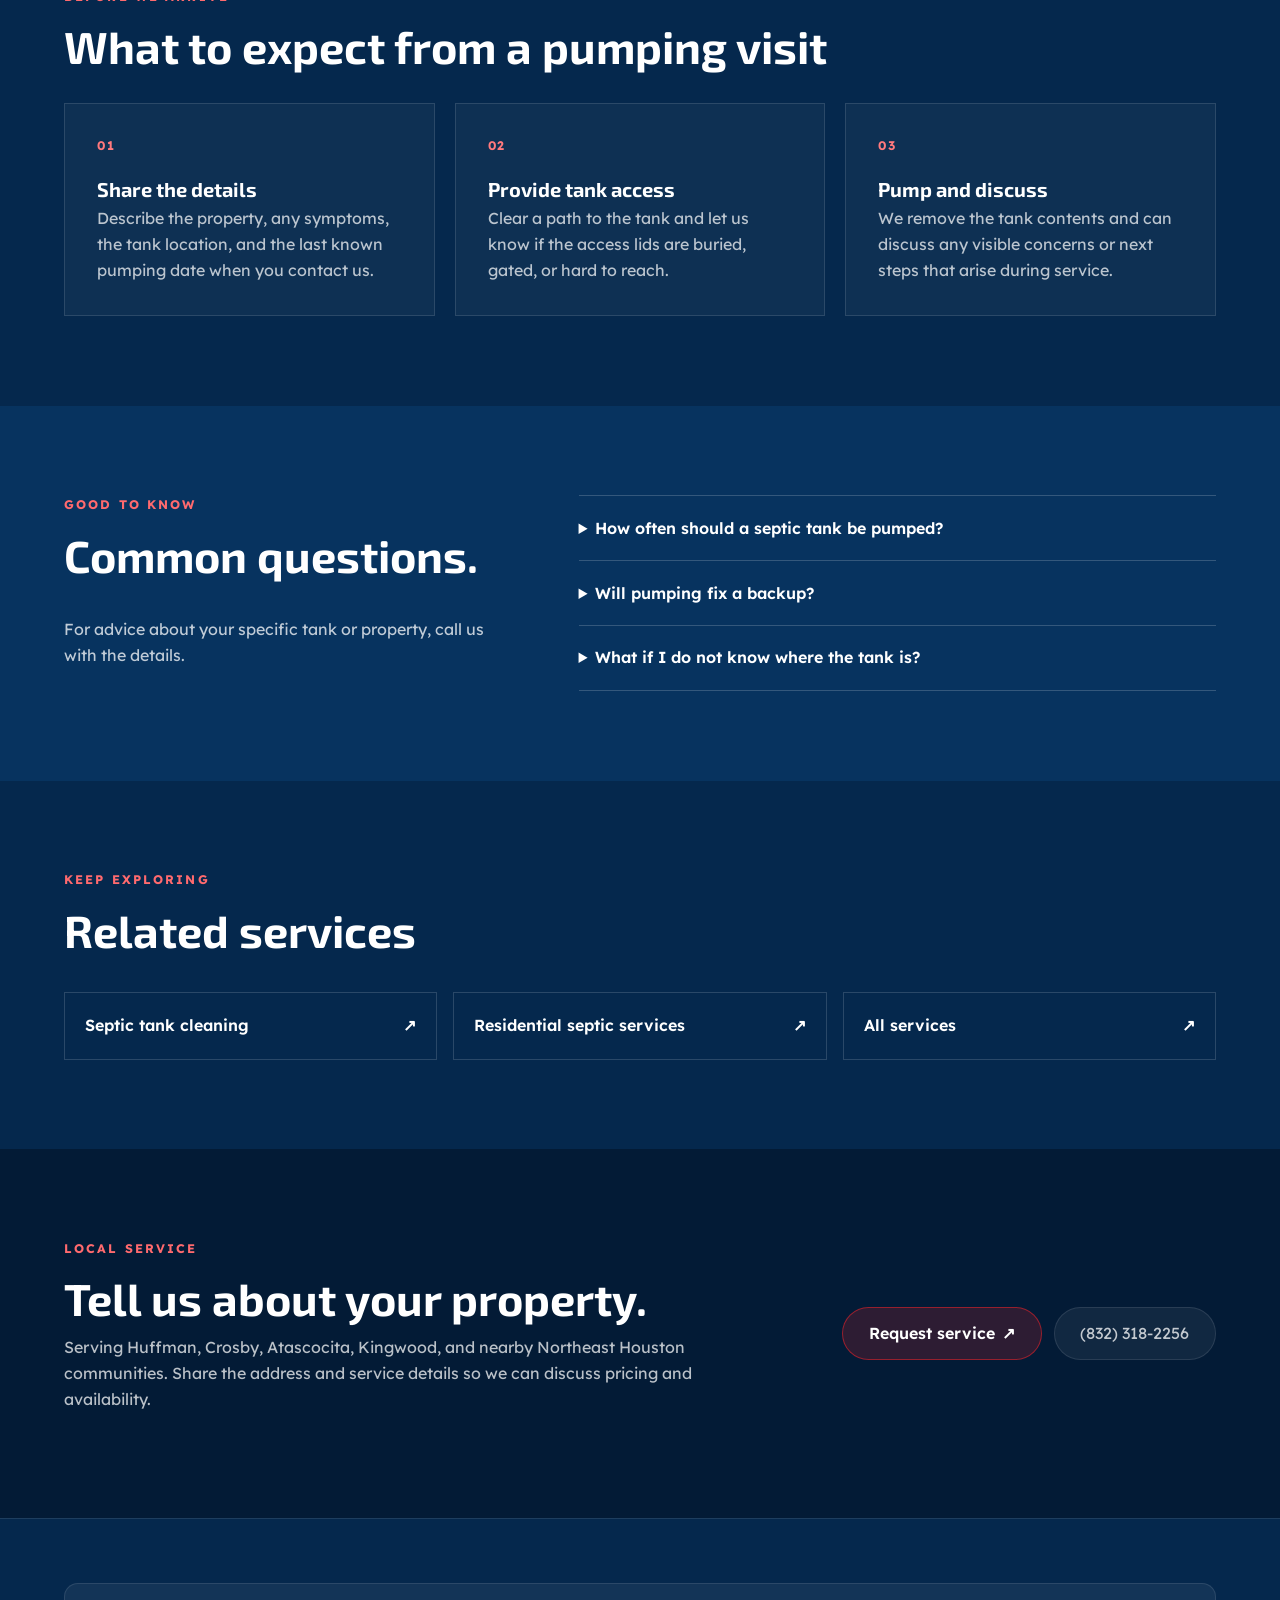
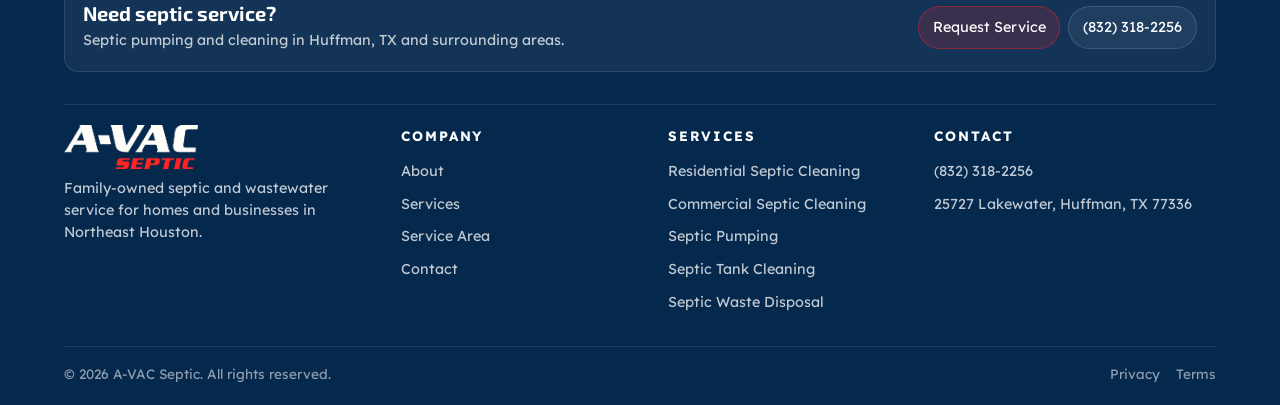
<file: septic-pumping.html>
<!doctype html>
<html lang="en">
<head>
  <meta charset="utf-8">
  <meta name="viewport" content="width=device-width, initial-scale=1">
  <title>Septic Tank Pumping in Huffman, TX | A-VAC Septic</title>
  <meta name="description" content="Schedule septic tank pumping for homes and businesses in Huffman, Crosby, Atascocita, Kingwood, and nearby Northeast Houston. Learn what to expect and request service from A-VAC Septic.">
  <link rel="canonical" href="https://www.avacseptic.com/septic-pumping.html">
  <link rel="icon" type="image/x-icon" href="/images/favicon.ico">
  <link rel="preconnect" href="https://fonts.googleapis.com">
  <link rel="preconnect" href="https://fonts.gstatic.com" crossorigin>
  <link href="https://fonts.googleapis.com/css2?family=Exo+2:ital,wght@0,100..900;1,100..900&family=Lexend:wght@100..900&display=swap" rel="stylesheet">
  <link rel="stylesheet" href="/header.css">
  <link rel="stylesheet" href="/services.css">
  <script type="application/ld+json">{"@context":"https://schema.org","@type":"Service","name":"Septic tank pumping","url":"https://www.avacseptic.com/septic-pumping.html","description":"Schedule septic tank pumping for homes and businesses in Huffman, Crosby, Atascocita, Kingwood, and nearby Northeast Houston. Learn what to expect and request service from A-VAC Septic.","provider":{"@id":"https://www.avacseptic.com/#business"},"areaServed":["Huffman","Crosby","Atascocita","Kingwood","Northeast Houston"]}</script>
  <link rel="stylesheet" href="/site-shell.css">
<!-- Matomo -->
<script>
  var _paq = window._paq = window._paq || [];
  /* tracker methods like "setCustomDimension" should be called before "trackPageView" */
  _paq.push(['trackPageView']);
  _paq.push(['enableLinkTracking']);
  (function() {
    var u="https://magnaflow.matomo.cloud/";
    _paq.push(['setTrackerUrl', u+'matomo.php']);
    _paq.push(['setSiteId', '9']);
    var d=document, g=d.createElement('script'), s=d.getElementsByTagName('script')[0];
    g.async=true; g.src='https://cdn.matomo.cloud/magnaflow.matomo.cloud/matomo.js'; s.parentNode.insertBefore(g,s);
  })();
</script>
<!-- End Matomo Code -->
<script type="text/javascript">
    (function(c,l,a,r,i,t,y){
        c[a]=c[a]||function(){(c[a].q=c[a].q||[]).push(arguments)};
        t=l.createElement(r);t.async=1;t.src="https://www.clarity.ms/tag/"+i;
        y=l.getElementsByTagName(r)[0];y.parentNode.insertBefore(t,y);
    })(window, document, "clarity", "script", "zb618992nh");
</script>
</head>
<body>
  <a class="services-skip" href="#main">Skip to content</a>
  <!-- shared:header:start -->
<header class="navbar site-header">
  <div class="navbar-inner">
    <a class="nav-logo" href="/index.html" aria-label="A-VAC Septic home"><img src="/images/logo.png" alt="A-VAC Septic"></a>
    <button class="mobile-menu-toggle" type="button" aria-label="Open menu" aria-controls="primary-navigation" aria-expanded="false"><span></span><span></span><span></span></button>
    <nav id="primary-navigation" aria-label="Main navigation">
      <ul class="nav-links">
        <li><a href="/about.html">About</a></li>
        <li class="has-dropdown">
          <a href="/services.html">Services</a><button class="services-expand" type="button" aria-label="Expand services menu" aria-expanded="false" aria-controls="mobile-services"><span aria-hidden="true"></span></button>
          <div class="dropdown" id="mobile-services">
            <a href="/residential-septic-cleaning.html">Residential Septic Cleaning</a>
            <a href="/commercial-septic-cleaning.html">Commercial Septic Cleaning</a>
            <a href="/septic-pumping.html">Septic Pumping</a>
            <a href="/septic-tank-cleaning.html">Septic Tank Cleaning</a>
            <a href="/contact.html">Emergency Pump-Outs</a>
            <a href="/wastewater-removal.html">Septic Waste Disposal</a>
            <a href="/index.html#septic-cleaning">System Maintenance</a>
          </div>
        </li>
        <li><a href="/contact.html">Contact</a></li>
      </ul>
    </nav>
    <a class="nav-cta" href="tel:+18323182256">Call Now</a>
  </div>
</header>
<!-- shared:header:end -->
  <nav class="breadcrumb" aria-label="Breadcrumb"><div class="breadcrumb__inner"><a href="/index.html">Home</a><span class="breadcrumb__sep" aria-hidden="true">›</span><a href="/services.html">Services</a><span class="breadcrumb__sep" aria-hidden="true">›</span><span class="breadcrumb__current">Septic tank pumping</span></div></nav>
  <main id="main">
    <section class="services-hero detail-hero" aria-labelledby="page-title"><div class="services-wrap services-hero-grid">
      <div><p class="services-eyebrow">Septic tank pumping · Huffman, TX</p><h1 id="page-title">Septic Tank Pumping in Huffman, TX</h1><p class="services-lead">Routine septic pumping removes accumulated sludge, scum, and wastewater from the tank. A-VAC serves homeowners and businesses in Huffman and nearby Northeast Houston communities.</p>
        <div class="services-actions"><a class="services-button" href="/contact.html">Request service <span aria-hidden="true">↗</span></a><a class="services-call" href="tel:+18323182256">Call (832) 318-2256</a></div>
      </div><div class="services-hero-image"><img src="/images/img1.png" alt="Septic service equipment at work"></div>
    </div></section>
    <section class="services-section detail-intro" aria-labelledby="intro-title"><div class="services-wrap detail-intro-grid"><div><p class="services-eyebrow">The service</p><h2 id="intro-title">When pumping makes sense</h2><p>A septic tank gradually collects solids. Having it pumped before excessive buildup develops is part of routine system care. The right timing depends on the tank, the number of people or amount of use, and the last service date.</p></div><div class="detail-highlights"><article><h3>Routine maintenance</h3><p>Tell us your tank size if you know it, how the property is used, and when it was last pumped. We can discuss the next appropriate service step.</p></article><article><h3>Signs of trouble</h3><p>Slow drains, sewage odors, wet ground near the system, or a backup deserve prompt attention. Pumping may be part of the response, but these signs can have other causes.</p></article><article><h3>Homes and businesses</h3><p>We handle residential and commercial septic pumping. Property access and tank details help us plan the visit.</p></article></div></div></section>
    <section class="services-section detail-steps" aria-labelledby="steps-title"><div class="services-wrap"><div class="services-heading"><p class="services-eyebrow">Before we arrive</p><h2 id="steps-title">What to expect from a pumping visit</h2></div><div class="detail-step-grid"><article><span class="services-index">01</span><h3>Share the details</h3><p>Describe the property, any symptoms, the tank location, and the last known pumping date when you contact us.</p></article><article><span class="services-index">02</span><h3>Provide tank access</h3><p>Clear a path to the tank and let us know if the access lids are buried, gated, or hard to reach.</p></article><article><span class="services-index">03</span><h3>Pump and discuss</h3><p>We remove the tank contents and can discuss any visible concerns or next steps that arise during service.</p></article></div></div></section>
    <section class="services-section detail-faq" aria-labelledby="faq-title"><div class="services-wrap detail-faq-grid"><div><p class="services-eyebrow">Good to know</p><h2 id="faq-title">Common questions.</h2><p>For advice about your specific tank or property, call us with the details.</p></div><div><details><summary>How often should a septic tank be pumped?</summary><p>There is no single schedule for every property. Tank capacity, household or business usage, and the amount of accumulated solids all matter. Ask us about timing based on your system and service history.</p></details><details><summary>Will pumping fix a backup?</summary><p>It may help if a full tank is contributing to the problem, but backups can also come from blocked pipes, damaged components, or other issues. Call and explain what is happening.</p></details><details><summary>What if I do not know where the tank is?</summary><p>Tell us what you know about the property and any access records you have. We can discuss what information will help before the visit.</p></details></div></div></section>
    <section class="services-section detail-related" aria-labelledby="related-title"><div class="services-wrap"><p class="services-eyebrow">Keep exploring</p><h2 id="related-title">Related services</h2><div class="detail-related-links"><a href="/septic-tank-cleaning.html">Septic tank cleaning <span aria-hidden="true">↗</span></a><a href="/residential-septic-cleaning.html">Residential septic services <span aria-hidden="true">↗</span></a><a href="/services.html">All services <span aria-hidden="true">↗</span></a></div></div></section>
    <section class="services-section services-contact" aria-labelledby="contact-title"><div class="services-wrap services-contact-inner"><div><p class="services-eyebrow">Local service</p><h2 id="contact-title">Tell us about your property.</h2><p>Serving Huffman, Crosby, Atascocita, Kingwood, and nearby Northeast Houston communities. Share the address and service details so we can discuss pricing and availability.</p></div><div class="services-actions"><a class="services-button" href="/contact.html">Request service <span aria-hidden="true">↗</span></a><a class="services-call" href="tel:+18323182256">(832) 318-2256</a></div></div></section>
  </main>
  <!-- shared:footer:start -->
<footer class="site-footer">
  <div class="footer-inner">
    <div class="footer-cta">
      <div class="footer-cta__text"><h3>Need septic service?</h3><p>Septic pumping and cleaning in Huffman, TX and surrounding areas.</p></div>
      <div class="footer-cta__actions"><a class="footer-btn footer-btn--primary" href="/contact.html">Request Service</a><a class="footer-btn" href="tel:+18323182256">(832) 318-2256</a></div>
    </div>
    <div class="footer-grid">
      <div class="footer-col"><a href="/index.html"><img class="footer-logo" src="/images/logo.png" alt="A-VAC Septic home"></a><p class="footer-tagline">Family-owned septic and wastewater service for homes and businesses in Northeast Houston.</p></div>
      <nav class="footer-col" aria-label="Footer navigation"><h4 class="footer-title">Company</h4><a href="/about.html">About</a><a href="/services.html">Services</a><a href="/index.html#service-area">Service Area</a><a href="/contact.html">Contact</a></nav>
      <nav class="footer-col" aria-label="Footer services"><h4 class="footer-title">Services</h4><a href="/residential-septic-cleaning.html">Residential Septic Cleaning</a><a href="/commercial-septic-cleaning.html">Commercial Septic Cleaning</a><a href="/septic-pumping.html">Septic Pumping</a><a href="/septic-tank-cleaning.html">Septic Tank Cleaning</a><a href="/wastewater-removal.html">Septic Waste Disposal</a></nav>
      <div class="footer-col"><h4 class="footer-title">Contact</h4><a href="tel:+18323182256">(832) 318-2256</a><a href="https://maps.google.com/?q=25727+Lakewater+Huffman+TX+77336" target="_blank" rel="noopener">25727 Lakewater, Huffman, TX 77336</a></div>
    </div>
    <div class="footer-bottom"><p>© <span class="site-year" id="year"></span> A-VAC Septic. All rights reserved.</p><div class="footer-bottom__links"><a href="https://www.avacseptic.com/privacy-policy">Privacy</a><a href="https://www.avacseptic.com/terms-and-conditions">Terms</a></div></div>
  </div>
</footer>
<!-- shared:footer:end -->
  <script src="/site-shell.js"></script>
  <script src="/mobile-menu.js"></script>
</body>
</html>
</file>
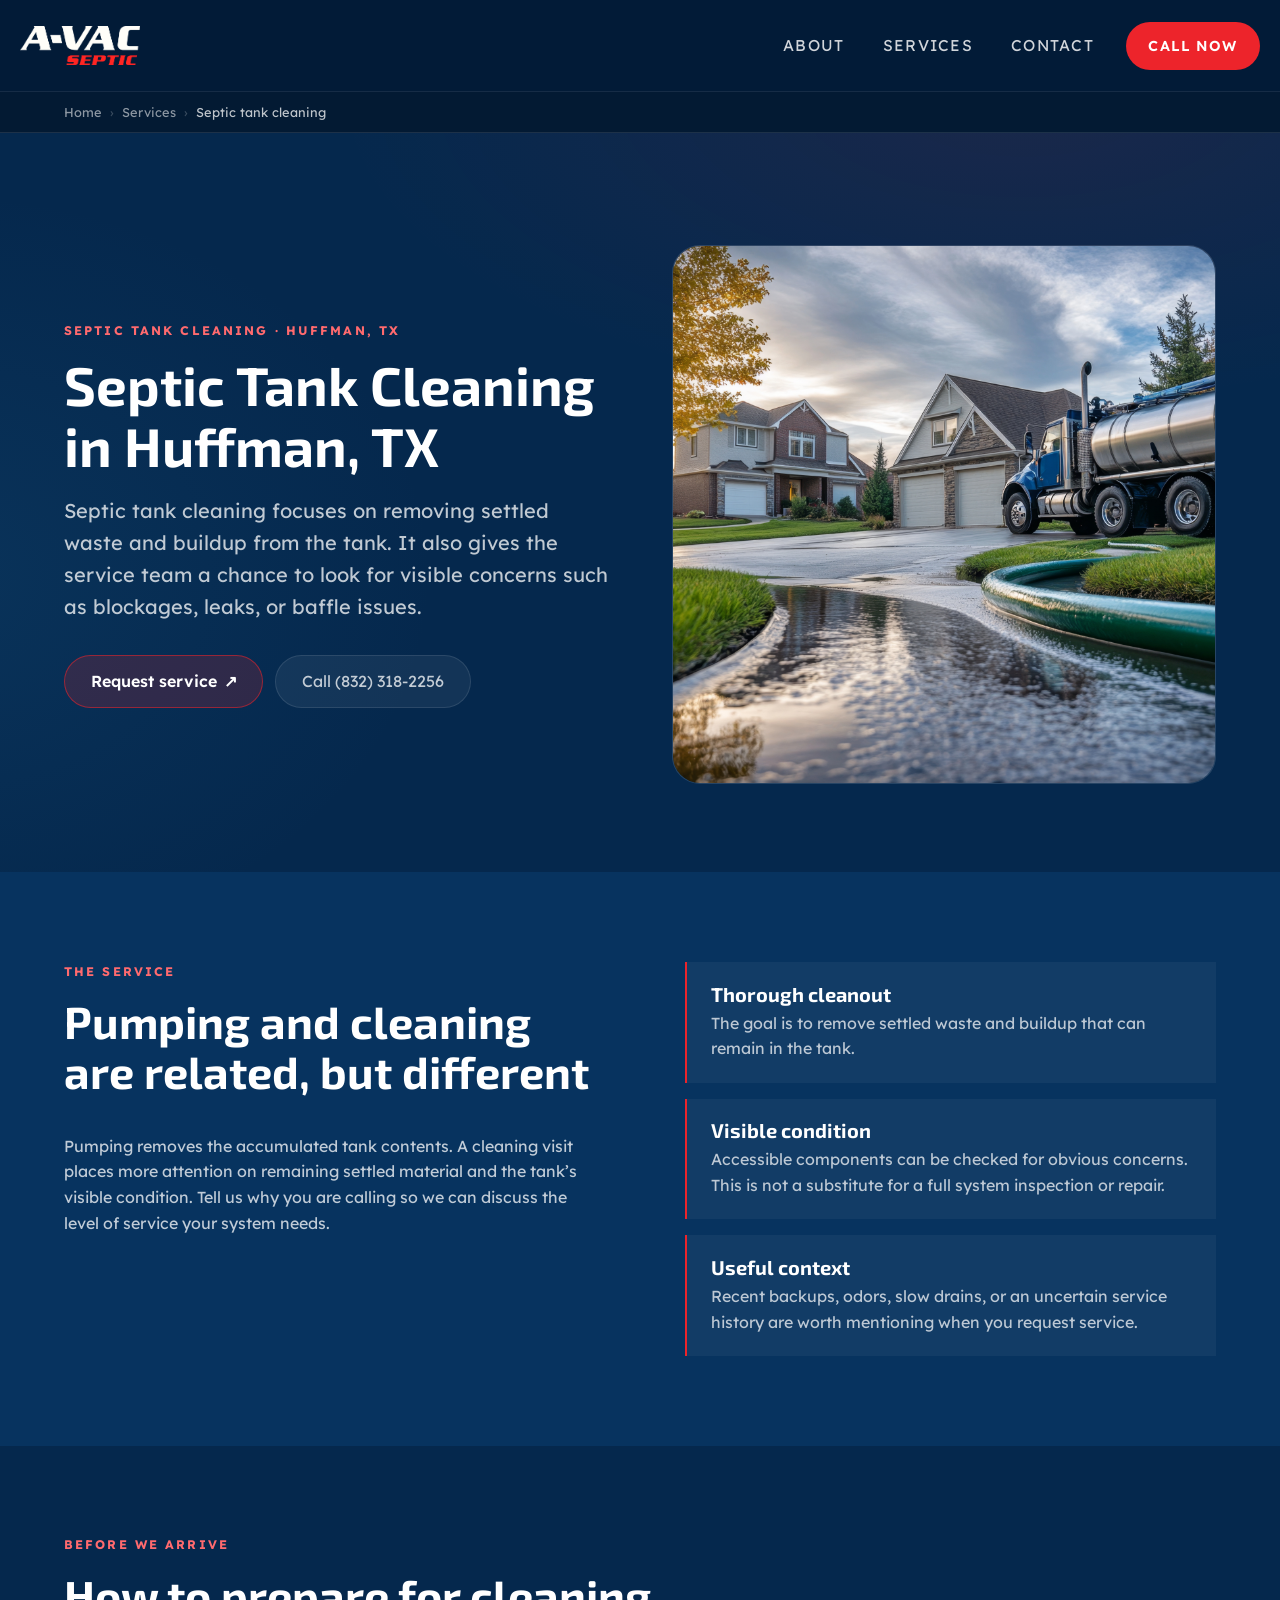
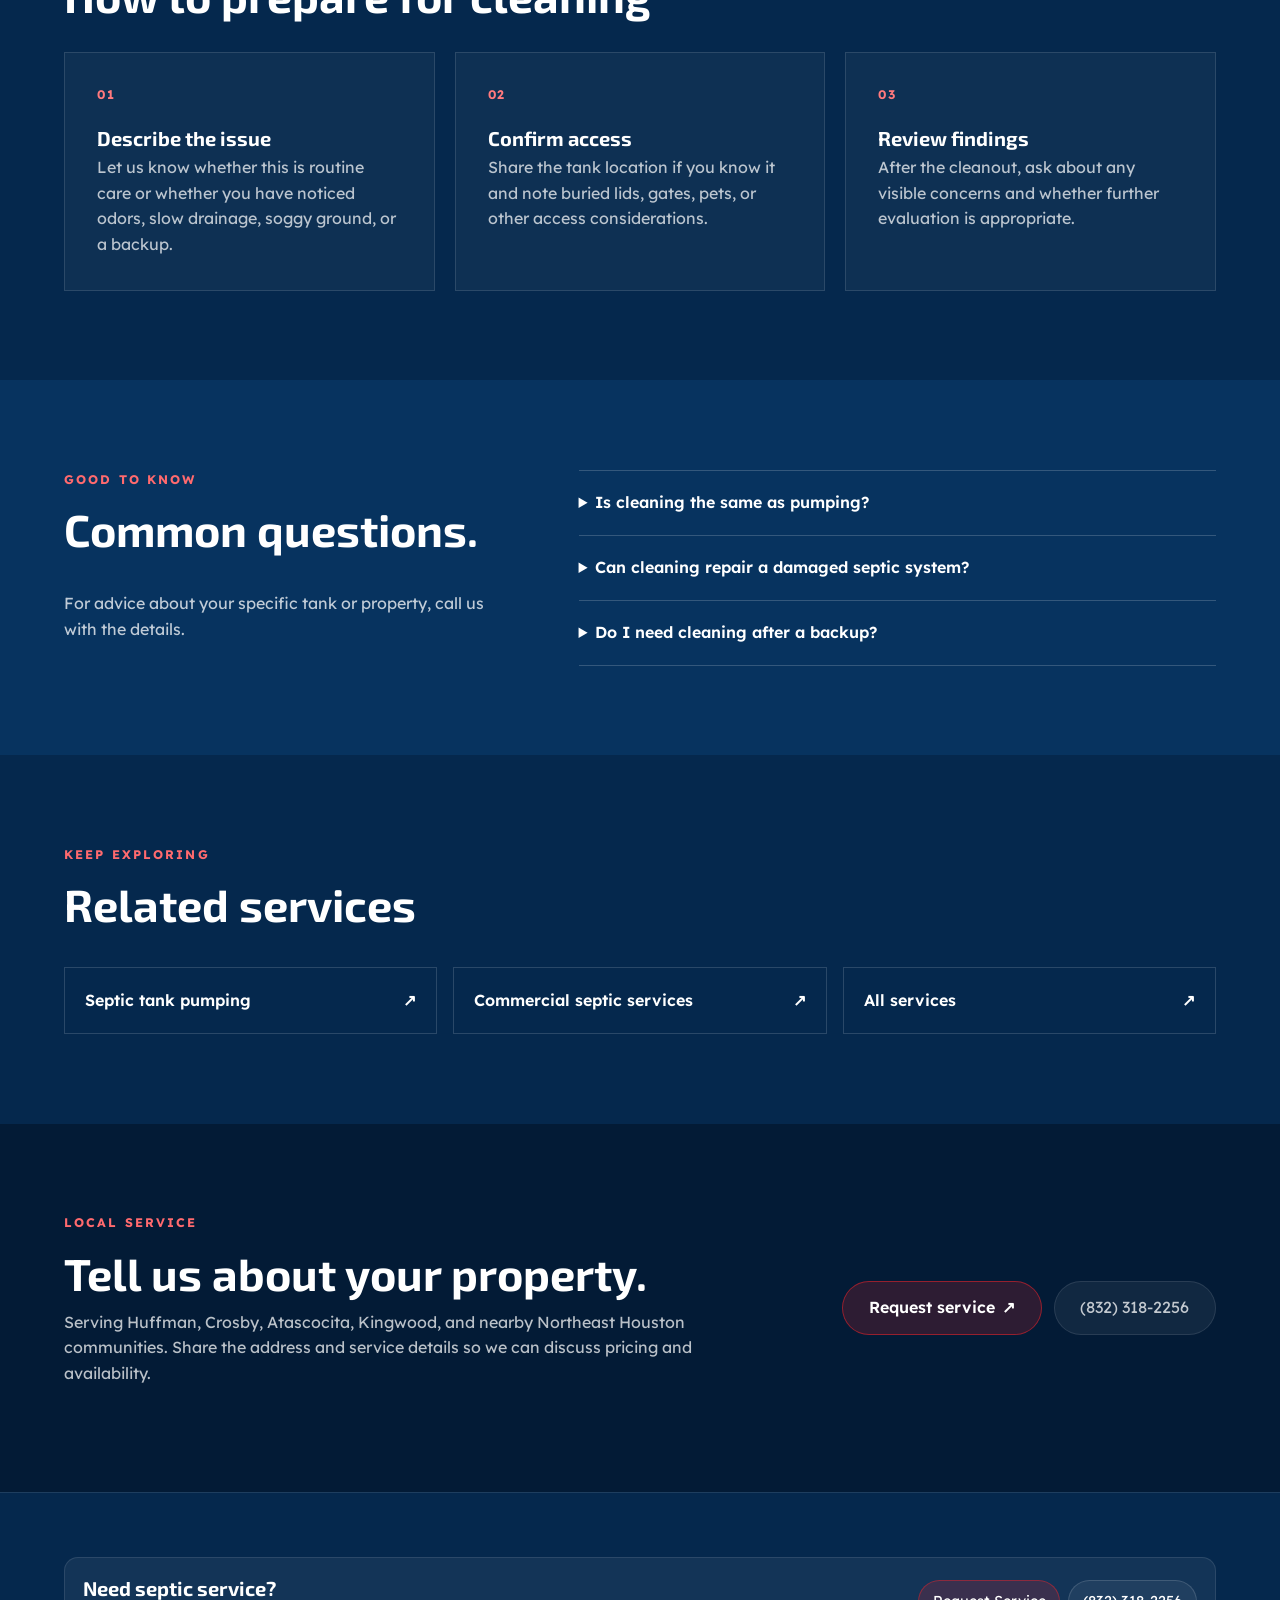
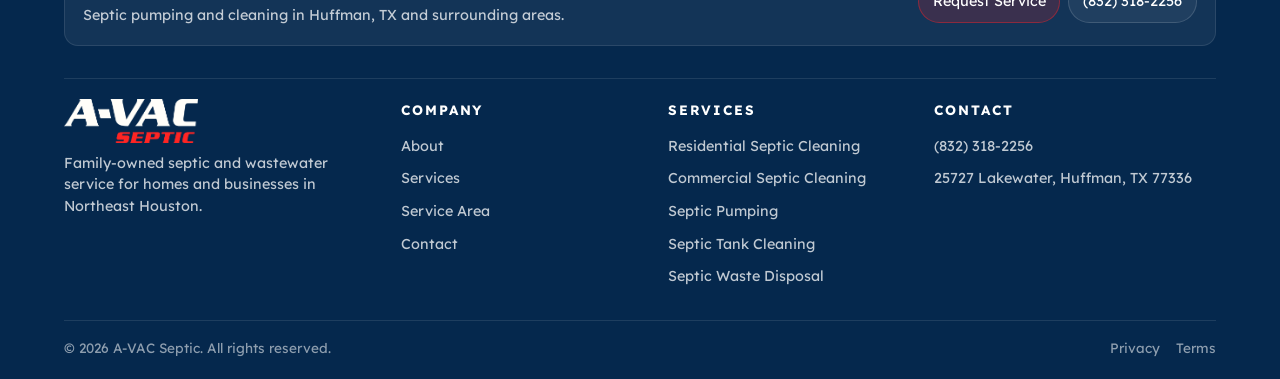
<file: septic-tank-cleaning.html>
<!doctype html>
<html lang="en">
<head>
  <meta charset="utf-8">
  <meta name="viewport" content="width=device-width, initial-scale=1">
  <title>Septic Tank Cleaning in Huffman, TX | A-VAC Septic</title>
  <meta name="description" content="Explore septic tank cleaning for homes and businesses in Huffman and Northeast Houston. Learn how a thorough cleanout differs from routine pumping and request service from A-VAC Septic.">
  <link rel="canonical" href="https://www.avacseptic.com/septic-tank-cleaning.html">
  <link rel="icon" type="image/x-icon" href="/images/favicon.ico">
  <link rel="preconnect" href="https://fonts.googleapis.com">
  <link rel="preconnect" href="https://fonts.gstatic.com" crossorigin>
  <link href="https://fonts.googleapis.com/css2?family=Exo+2:ital,wght@0,100..900;1,100..900&family=Lexend:wght@100..900&display=swap" rel="stylesheet">
  <link rel="stylesheet" href="/header.css">
  <link rel="stylesheet" href="/services.css">
  <script type="application/ld+json">{"@context":"https://schema.org","@type":"Service","name":"Septic tank cleaning","url":"https://www.avacseptic.com/septic-tank-cleaning.html","description":"Explore septic tank cleaning for homes and businesses in Huffman and Northeast Houston. Learn how a thorough cleanout differs from routine pumping and request service from A-VAC Septic.","provider":{"@id":"https://www.avacseptic.com/#business"},"areaServed":["Huffman","Crosby","Atascocita","Kingwood","Northeast Houston"]}</script>
  <link rel="stylesheet" href="/site-shell.css">
<!-- Matomo -->
<script>
  var _paq = window._paq = window._paq || [];
  /* tracker methods like "setCustomDimension" should be called before "trackPageView" */
  _paq.push(['trackPageView']);
  _paq.push(['enableLinkTracking']);
  (function() {
    var u="https://magnaflow.matomo.cloud/";
    _paq.push(['setTrackerUrl', u+'matomo.php']);
    _paq.push(['setSiteId', '9']);
    var d=document, g=d.createElement('script'), s=d.getElementsByTagName('script')[0];
    g.async=true; g.src='https://cdn.matomo.cloud/magnaflow.matomo.cloud/matomo.js'; s.parentNode.insertBefore(g,s);
  })();
</script>
<!-- End Matomo Code -->
<script type="text/javascript">
    (function(c,l,a,r,i,t,y){
        c[a]=c[a]||function(){(c[a].q=c[a].q||[]).push(arguments)};
        t=l.createElement(r);t.async=1;t.src="https://www.clarity.ms/tag/"+i;
        y=l.getElementsByTagName(r)[0];y.parentNode.insertBefore(t,y);
    })(window, document, "clarity", "script", "zb618992nh");
</script>
</head>
<body>
  <a class="services-skip" href="#main">Skip to content</a>
  <!-- shared:header:start -->
<header class="navbar site-header">
  <div class="navbar-inner">
    <a class="nav-logo" href="/index.html" aria-label="A-VAC Septic home"><img src="/images/logo.png" alt="A-VAC Septic"></a>
    <button class="mobile-menu-toggle" type="button" aria-label="Open menu" aria-controls="primary-navigation" aria-expanded="false"><span></span><span></span><span></span></button>
    <nav id="primary-navigation" aria-label="Main navigation">
      <ul class="nav-links">
        <li><a href="/about.html">About</a></li>
        <li class="has-dropdown">
          <a href="/services.html">Services</a><button class="services-expand" type="button" aria-label="Expand services menu" aria-expanded="false" aria-controls="mobile-services"><span aria-hidden="true"></span></button>
          <div class="dropdown" id="mobile-services">
            <a href="/residential-septic-cleaning.html">Residential Septic Cleaning</a>
            <a href="/commercial-septic-cleaning.html">Commercial Septic Cleaning</a>
            <a href="/septic-pumping.html">Septic Pumping</a>
            <a href="/septic-tank-cleaning.html">Septic Tank Cleaning</a>
            <a href="/contact.html">Emergency Pump-Outs</a>
            <a href="/wastewater-removal.html">Septic Waste Disposal</a>
            <a href="/index.html#septic-cleaning">System Maintenance</a>
          </div>
        </li>
        <li><a href="/contact.html">Contact</a></li>
      </ul>
    </nav>
    <a class="nav-cta" href="tel:+18323182256">Call Now</a>
  </div>
</header>
<!-- shared:header:end -->
  <nav class="breadcrumb" aria-label="Breadcrumb"><div class="breadcrumb__inner"><a href="/index.html">Home</a><span class="breadcrumb__sep" aria-hidden="true">›</span><a href="/services.html">Services</a><span class="breadcrumb__sep" aria-hidden="true">›</span><span class="breadcrumb__current">Septic tank cleaning</span></div></nav>
  <main id="main">
    <section class="services-hero detail-hero" aria-labelledby="page-title"><div class="services-wrap services-hero-grid">
      <div><p class="services-eyebrow">Septic tank cleaning · Huffman, TX</p><h1 id="page-title">Septic Tank Cleaning in Huffman, TX</h1><p class="services-lead">Septic tank cleaning focuses on removing settled waste and buildup from the tank. It also gives the service team a chance to look for visible concerns such as blockages, leaks, or baffle issues.</p>
        <div class="services-actions"><a class="services-button" href="/contact.html">Request service <span aria-hidden="true">↗</span></a><a class="services-call" href="tel:+18323182256">Call (832) 318-2256</a></div>
      </div><div class="services-hero-image"><img src="/images/img2.jpeg" alt="Septic tank service work"></div>
    </div></section>
    <section class="services-section detail-intro" aria-labelledby="intro-title"><div class="services-wrap detail-intro-grid"><div><p class="services-eyebrow">The service</p><h2 id="intro-title">Pumping and cleaning are related, but different</h2><p>Pumping removes the accumulated tank contents. A cleaning visit places more attention on remaining settled material and the tank’s visible condition. Tell us why you are calling so we can discuss the level of service your system needs.</p></div><div class="detail-highlights"><article><h3>Thorough cleanout</h3><p>The goal is to remove settled waste and buildup that can remain in the tank.</p></article><article><h3>Visible condition</h3><p>Accessible components can be checked for obvious concerns. This is not a substitute for a full system inspection or repair.</p></article><article><h3>Useful context</h3><p>Recent backups, odors, slow drains, or an uncertain service history are worth mentioning when you request service.</p></article></div></div></section>
    <section class="services-section detail-steps" aria-labelledby="steps-title"><div class="services-wrap"><div class="services-heading"><p class="services-eyebrow">Before we arrive</p><h2 id="steps-title">How to prepare for cleaning</h2></div><div class="detail-step-grid"><article><span class="services-index">01</span><h3>Describe the issue</h3><p>Let us know whether this is routine care or whether you have noticed odors, slow drainage, soggy ground, or a backup.</p></article><article><span class="services-index">02</span><h3>Confirm access</h3><p>Share the tank location if you know it and note buried lids, gates, pets, or other access considerations.</p></article><article><span class="services-index">03</span><h3>Review findings</h3><p>After the cleanout, ask about any visible concerns and whether further evaluation is appropriate.</p></article></div></div></section>
    <section class="services-section detail-faq" aria-labelledby="faq-title"><div class="services-wrap detail-faq-grid"><div><p class="services-eyebrow">Good to know</p><h2 id="faq-title">Common questions.</h2><p>For advice about your specific tank or property, call us with the details.</p></div><div><details><summary>Is cleaning the same as pumping?</summary><p>Both remove waste from the tank. Cleaning generally involves more attention to settled material and visible tank conditions. The exact work should be discussed when scheduling.</p></details><details><summary>Can cleaning repair a damaged septic system?</summary><p>Cleaning removes waste; it does not repair a failed component or drain field. If something appears damaged, further evaluation may be needed.</p></details><details><summary>Do I need cleaning after a backup?</summary><p>A backup can have several causes. Call to describe the symptoms so the appropriate next step can be discussed.</p></details></div></div></section>
    <section class="services-section detail-related" aria-labelledby="related-title"><div class="services-wrap"><p class="services-eyebrow">Keep exploring</p><h2 id="related-title">Related services</h2><div class="detail-related-links"><a href="/septic-pumping.html">Septic tank pumping <span aria-hidden="true">↗</span></a><a href="/commercial-septic-cleaning.html">Commercial septic services <span aria-hidden="true">↗</span></a><a href="/services.html">All services <span aria-hidden="true">↗</span></a></div></div></section>
    <section class="services-section services-contact" aria-labelledby="contact-title"><div class="services-wrap services-contact-inner"><div><p class="services-eyebrow">Local service</p><h2 id="contact-title">Tell us about your property.</h2><p>Serving Huffman, Crosby, Atascocita, Kingwood, and nearby Northeast Houston communities. Share the address and service details so we can discuss pricing and availability.</p></div><div class="services-actions"><a class="services-button" href="/contact.html">Request service <span aria-hidden="true">↗</span></a><a class="services-call" href="tel:+18323182256">(832) 318-2256</a></div></div></section>
  </main>
  <!-- shared:footer:start -->
<footer class="site-footer">
  <div class="footer-inner">
    <div class="footer-cta">
      <div class="footer-cta__text"><h3>Need septic service?</h3><p>Septic pumping and cleaning in Huffman, TX and surrounding areas.</p></div>
      <div class="footer-cta__actions"><a class="footer-btn footer-btn--primary" href="/contact.html">Request Service</a><a class="footer-btn" href="tel:+18323182256">(832) 318-2256</a></div>
    </div>
    <div class="footer-grid">
      <div class="footer-col"><a href="/index.html"><img class="footer-logo" src="/images/logo.png" alt="A-VAC Septic home"></a><p class="footer-tagline">Family-owned septic and wastewater service for homes and businesses in Northeast Houston.</p></div>
      <nav class="footer-col" aria-label="Footer navigation"><h4 class="footer-title">Company</h4><a href="/about.html">About</a><a href="/services.html">Services</a><a href="/index.html#service-area">Service Area</a><a href="/contact.html">Contact</a></nav>
      <nav class="footer-col" aria-label="Footer services"><h4 class="footer-title">Services</h4><a href="/residential-septic-cleaning.html">Residential Septic Cleaning</a><a href="/commercial-septic-cleaning.html">Commercial Septic Cleaning</a><a href="/septic-pumping.html">Septic Pumping</a><a href="/septic-tank-cleaning.html">Septic Tank Cleaning</a><a href="/wastewater-removal.html">Septic Waste Disposal</a></nav>
      <div class="footer-col"><h4 class="footer-title">Contact</h4><a href="tel:+18323182256">(832) 318-2256</a><a href="https://maps.google.com/?q=25727+Lakewater+Huffman+TX+77336" target="_blank" rel="noopener">25727 Lakewater, Huffman, TX 77336</a></div>
    </div>
    <div class="footer-bottom"><p>© <span class="site-year" id="year"></span> A-VAC Septic. All rights reserved.</p><div class="footer-bottom__links"><a href="https://www.avacseptic.com/privacy-policy">Privacy</a><a href="https://www.avacseptic.com/terms-and-conditions">Terms</a></div></div>
  </div>
</footer>
<!-- shared:footer:end -->
  <script src="/site-shell.js"></script>
  <script src="/mobile-menu.js"></script>
</body>
</html>
</file>
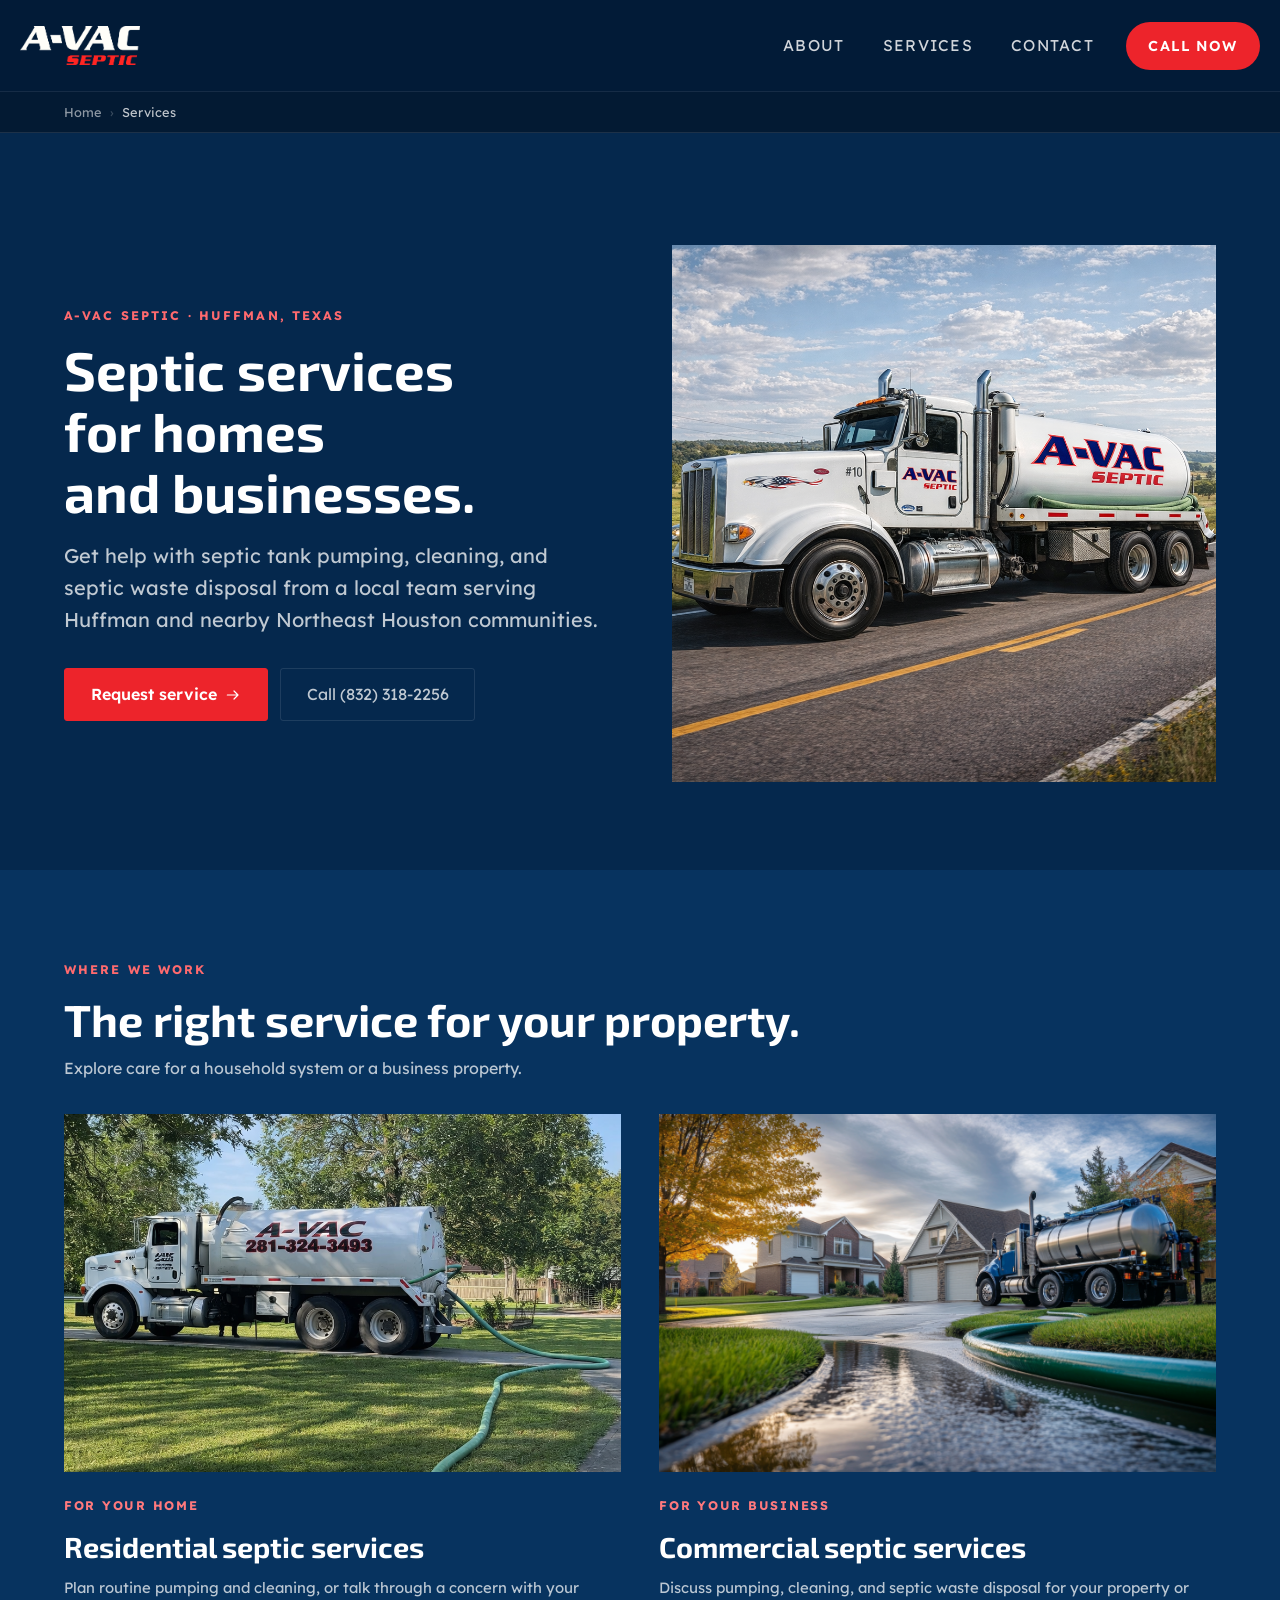
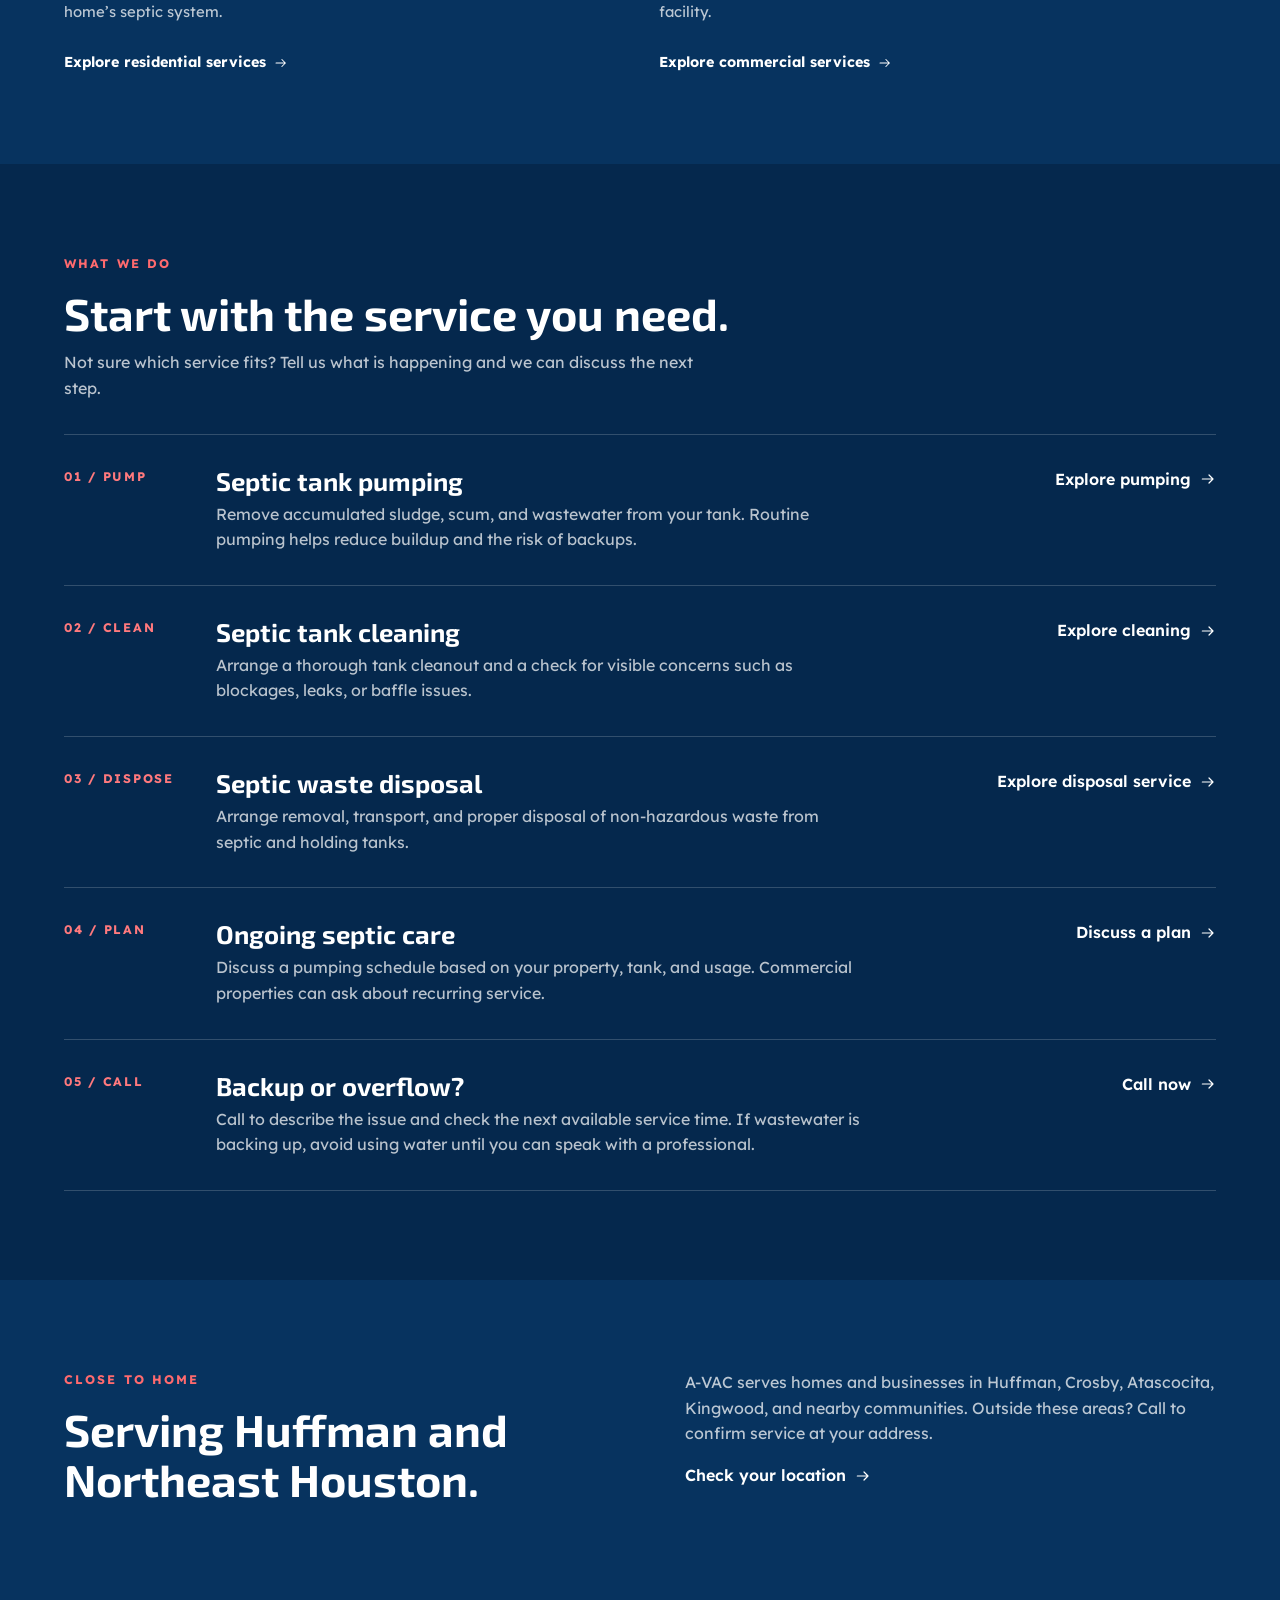
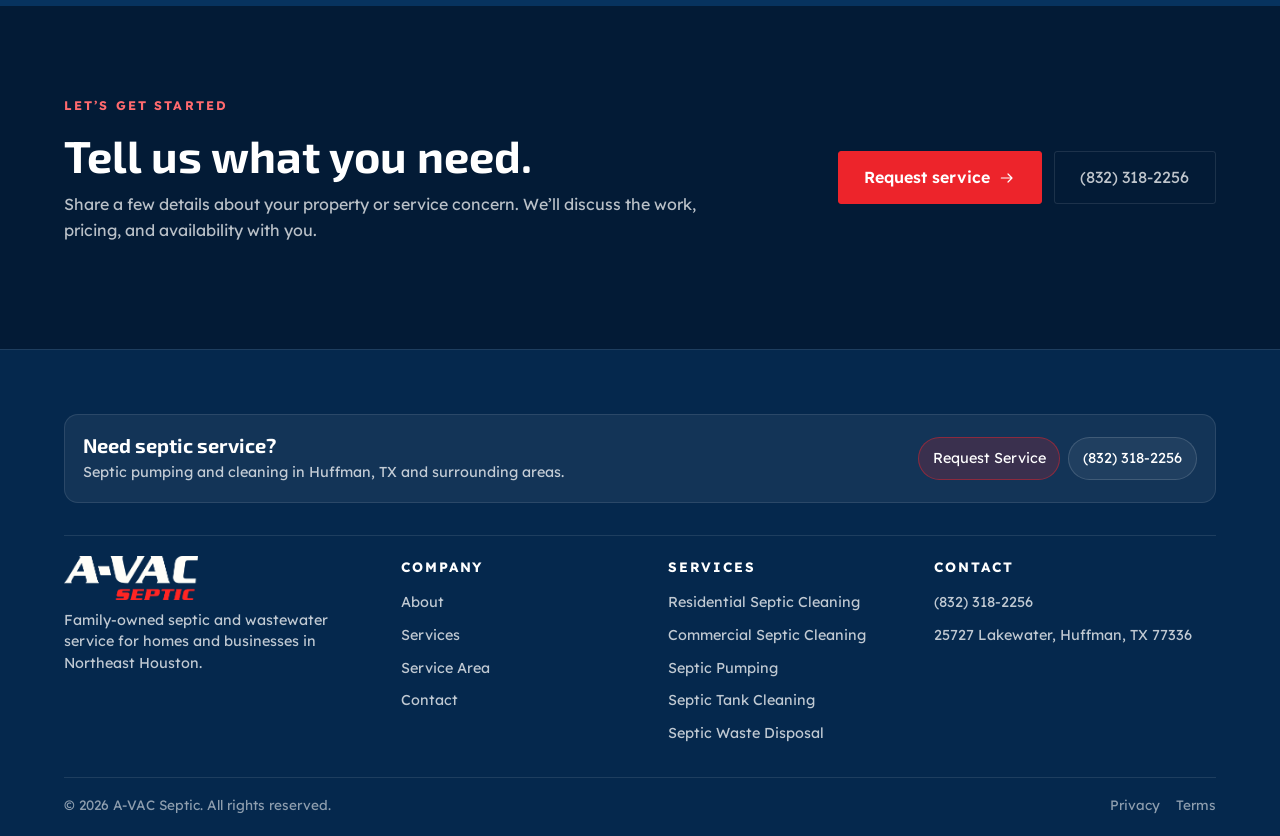
<file: services.html>
<!doctype html>
<html lang="en">
<head>
  <meta charset="utf-8">
  <meta name="viewport" content="width=device-width, initial-scale=1">
  <title>Septic Pumping, Cleaning &amp; Wastewater Services | A-VAC Septic</title>
  <meta name="description" content="Explore residential and commercial septic pumping, tank cleaning, and septic waste disposal in Huffman, TX and nearby Northeast Houston communities. Call A-VAC Septic or request service.">
  <link rel="canonical" href="https://www.avacseptic.com/services.html">
  <link rel="icon" type="image/x-icon" href="/images/favicon.ico">
  <link rel="preconnect" href="https://fonts.googleapis.com">
  <link rel="preconnect" href="https://fonts.gstatic.com" crossorigin>
  <link href="https://fonts.googleapis.com/css2?family=Exo+2:ital,wght@0,100..900;1,100..900&family=Lexend:wght@100..900&display=swap" rel="stylesheet">
  <link rel="stylesheet" href="/header.css">
  <link rel="stylesheet" href="/services.css">
  <script type="application/ld+json">
  {
    "@context": "https://schema.org",
    "@type": "CollectionPage",
    "name": "Septic Pumping, Cleaning & Wastewater Services",
    "url": "https://www.avacseptic.com/services.html",
    "description": "Residential and commercial septic pumping, cleaning, and septic waste disposal in Huffman and Northeast Houston.",
    "isPartOf": {"@id": "https://www.avacseptic.com/#website"},
    "about": {"@id": "https://www.avacseptic.com/#business"},
    "mainEntity": {
      "@type": "ItemList",
      "itemListElement": [
        {"@type": "ListItem", "position": 1, "name": "Residential septic services", "url": "https://www.avacseptic.com/residential-septic-cleaning.html"},
        {"@type": "ListItem", "position": 2, "name": "Commercial septic services", "url": "https://www.avacseptic.com/commercial-septic-cleaning.html"},
        {"@type": "ListItem", "position": 3, "name": "Septic tank pumping", "url": "https://www.avacseptic.com/septic-pumping.html"},
        {"@type": "ListItem", "position": 4, "name": "Septic tank cleaning", "url": "https://www.avacseptic.com/septic-tank-cleaning.html"},
        {"@type": "ListItem", "position": 5, "name": "Septic waste disposal", "url": "https://www.avacseptic.com/wastewater-removal.html"}
      ]
    }
  }
  </script>
  <link rel="stylesheet" href="/site-shell.css">
<!-- Matomo -->
<script>
  var _paq = window._paq = window._paq || [];
  /* tracker methods like "setCustomDimension" should be called before "trackPageView" */
  _paq.push(['trackPageView']);
  _paq.push(['enableLinkTracking']);
  (function() {
    var u="https://magnaflow.matomo.cloud/";
    _paq.push(['setTrackerUrl', u+'matomo.php']);
    _paq.push(['setSiteId', '9']);
    var d=document, g=d.createElement('script'), s=d.getElementsByTagName('script')[0];
    g.async=true; g.src='https://cdn.matomo.cloud/magnaflow.matomo.cloud/matomo.js'; s.parentNode.insertBefore(g,s);
  })();
</script>
<!-- End Matomo Code -->
<script type="text/javascript">
    (function(c,l,a,r,i,t,y){
        c[a]=c[a]||function(){(c[a].q=c[a].q||[]).push(arguments)};
        t=l.createElement(r);t.async=1;t.src="https://www.clarity.ms/tag/"+i;
        y=l.getElementsByTagName(r)[0];y.parentNode.insertBefore(t,y);
    })(window, document, "clarity", "script", "zb618992nh");
</script>
</head>
<body class="services-overview">
  <a class="services-skip" href="#main">Skip to services</a>
  <!-- shared:header:start -->
<header class="navbar site-header">
  <div class="navbar-inner">
    <a class="nav-logo" href="/index.html" aria-label="A-VAC Septic home"><img src="/images/logo.png" alt="A-VAC Septic"></a>
    <button class="mobile-menu-toggle" type="button" aria-label="Open menu" aria-controls="primary-navigation" aria-expanded="false"><span></span><span></span><span></span></button>
    <nav id="primary-navigation" aria-label="Main navigation">
      <ul class="nav-links">
        <li><a href="/about.html">About</a></li>
        <li class="has-dropdown">
          <a href="/services.html">Services</a><button class="services-expand" type="button" aria-label="Expand services menu" aria-expanded="false" aria-controls="mobile-services"><span aria-hidden="true"></span></button>
          <div class="dropdown" id="mobile-services">
            <a href="/residential-septic-cleaning.html">Residential Septic Cleaning</a>
            <a href="/commercial-septic-cleaning.html">Commercial Septic Cleaning</a>
            <a href="/septic-pumping.html">Septic Pumping</a>
            <a href="/septic-tank-cleaning.html">Septic Tank Cleaning</a>
            <a href="/contact.html">Emergency Pump-Outs</a>
            <a href="/wastewater-removal.html">Septic Waste Disposal</a>
            <a href="/index.html#septic-cleaning">System Maintenance</a>
          </div>
        </li>
        <li><a href="/contact.html">Contact</a></li>
      </ul>
    </nav>
    <a class="nav-cta" href="tel:+18323182256">Call Now</a>
  </div>
</header>
<!-- shared:header:end -->

  <nav class="breadcrumb" aria-label="Breadcrumb"><div class="breadcrumb__inner"><a href="/index.html">Home</a><span class="breadcrumb__sep" aria-hidden="true">›</span><span class="breadcrumb__current">Services</span></div></nav>

  <main id="main">
    <section class="services-hero" aria-labelledby="services-title">
      <div class="services-wrap services-hero-grid">
        <div>
          <p class="services-eyebrow">A-VAC Septic · Huffman, Texas</p>
          <h1 id="services-title">Septic services for homes and businesses.</h1>
          <p class="services-lead">Get help with septic tank pumping, cleaning, and septic waste disposal from a local team serving Huffman and nearby Northeast Houston communities.</p>
          <div class="services-actions"><a class="services-button services-arrow" href="/contact.html">Request service</a><a class="services-call" href="tel:+18323182256">Call (832) 318-2256</a></div>
        </div>
        <div class="services-hero-image"><img src="/images/img3.png" alt="A-VAC Septic service truck on the road"></div>
      </div>
    </section>

    <section class="services-section services-property" aria-labelledby="property-title">
      <div class="services-wrap">
        <div class="services-heading"><p class="services-eyebrow">Where we work</p><h2 id="property-title">The right service for your property.</h2><p>Explore care for a household system or a business property.</p></div>
        <div class="services-property-grid">
          <a class="services-property-card" href="/residential-septic-cleaning.html"><img src="/images/img1.png" alt="Residential septic service truck" loading="lazy"><div><span>For your home</span><h3>Residential septic services</h3><p>Plan routine pumping and cleaning, or talk through a concern with your home’s septic system.</p><strong class="services-arrow">Explore residential services</strong></div></a>
          <a class="services-property-card" href="/commercial-septic-cleaning.html"><img src="/images/img2.jpeg" alt="Septic service truck at a property" loading="lazy"><div><span>For your business</span><h3>Commercial septic services</h3><p>Discuss pumping, cleaning, and septic waste disposal for your property or facility.</p><strong class="services-arrow">Explore commercial services</strong></div></a>
        </div>
      </div>
    </section>

    <section class="services-section services-offerings" aria-labelledby="offerings-title">
      <div class="services-wrap">
        <div class="services-heading"><p class="services-eyebrow">What we do</p><h2 id="offerings-title">Start with the service you need.</h2><p>Not sure which service fits? Tell us what is happening and we can discuss the next step.</p></div>
        <div class="services-list">
          <article id="pumping"><span class="services-index">01 / Pump</span><div><h3>Septic tank pumping</h3><p>Remove accumulated sludge, scum, and wastewater from your tank. Routine pumping helps reduce buildup and the risk of backups.</p></div><a class="services-arrow" href="/septic-pumping.html">Explore pumping</a></article>
          <article id="cleaning"><span class="services-index">02 / Clean</span><div><h3>Septic tank cleaning</h3><p>Arrange a thorough tank cleanout and a check for visible concerns such as blockages, leaks, or baffle issues.</p></div><a class="services-arrow" href="/septic-tank-cleaning.html">Explore cleaning</a></article>
          <article id="wastewater"><span class="services-index">03 / Dispose</span><div><h3>Septic waste disposal</h3><p>Arrange removal, transport, and proper disposal of non-hazardous waste from septic and holding tanks.</p></div><a class="services-arrow" href="/wastewater-removal.html">Explore disposal service</a></article>
          <article id="maintenance"><span class="services-index">04 / Plan</span><div><h3>Ongoing septic care</h3><p>Discuss a pumping schedule based on your property, tank, and usage. Commercial properties can ask about recurring service.</p></div><a class="services-arrow" href="/contact.html">Discuss a plan</a></article>
          <article id="urgent"><span class="services-index">05 / Call</span><div><h3>Backup or overflow?</h3><p>Call to describe the issue and check the next available service time. If wastewater is backing up, avoid using water until you can speak with a professional.</p></div><a class="services-arrow" href="tel:+18323182256">Call now</a></article>
        </div>
      </div>
    </section>

    <section class="services-section services-area" aria-labelledby="area-title"><div class="services-wrap services-area-grid"><div><p class="services-eyebrow">Close to home</p><h2 id="area-title">Serving Huffman and Northeast Houston.</h2></div><div><p>A-VAC serves homes and businesses in Huffman, Crosby, Atascocita, Kingwood, and nearby communities. Outside these areas? Call to confirm service at your address.</p><a class="services-arrow" href="tel:+18323182256">Check your location</a></div></div></section>

    <section class="services-section services-contact" aria-labelledby="contact-title"><div class="services-wrap services-contact-inner"><div><p class="services-eyebrow">Let’s get started</p><h2 id="contact-title">Tell us what you need.</h2><p>Share a few details about your property or service concern. We’ll discuss the work, pricing, and availability with you.</p></div><div class="services-actions"><a class="services-button services-arrow" href="/contact.html">Request service</a><a class="services-call" href="tel:+18323182256">(832) 318-2256</a></div></div></section>
  </main>

  <!-- shared:footer:start -->
<footer class="site-footer">
  <div class="footer-inner">
    <div class="footer-cta">
      <div class="footer-cta__text"><h3>Need septic service?</h3><p>Septic pumping and cleaning in Huffman, TX and surrounding areas.</p></div>
      <div class="footer-cta__actions"><a class="footer-btn footer-btn--primary" href="/contact.html">Request Service</a><a class="footer-btn" href="tel:+18323182256">(832) 318-2256</a></div>
    </div>
    <div class="footer-grid">
      <div class="footer-col"><a href="/index.html"><img class="footer-logo" src="/images/logo.png" alt="A-VAC Septic home"></a><p class="footer-tagline">Family-owned septic and wastewater service for homes and businesses in Northeast Houston.</p></div>
      <nav class="footer-col" aria-label="Footer navigation"><h4 class="footer-title">Company</h4><a href="/about.html">About</a><a href="/services.html">Services</a><a href="/index.html#service-area">Service Area</a><a href="/contact.html">Contact</a></nav>
      <nav class="footer-col" aria-label="Footer services"><h4 class="footer-title">Services</h4><a href="/residential-septic-cleaning.html">Residential Septic Cleaning</a><a href="/commercial-septic-cleaning.html">Commercial Septic Cleaning</a><a href="/septic-pumping.html">Septic Pumping</a><a href="/septic-tank-cleaning.html">Septic Tank Cleaning</a><a href="/wastewater-removal.html">Septic Waste Disposal</a></nav>
      <div class="footer-col"><h4 class="footer-title">Contact</h4><a href="tel:+18323182256">(832) 318-2256</a><a href="https://maps.google.com/?q=25727+Lakewater+Huffman+TX+77336" target="_blank" rel="noopener">25727 Lakewater, Huffman, TX 77336</a></div>
    </div>
    <div class="footer-bottom"><p>© <span class="site-year" id="year"></span> A-VAC Septic. All rights reserved.</p><div class="footer-bottom__links"><a href="https://www.avacseptic.com/privacy-policy">Privacy</a><a href="https://www.avacseptic.com/terms-and-conditions">Terms</a></div></div>
  </div>
</footer>
<!-- shared:footer:end -->
  <script src="/site-shell.js"></script>
  <script src="/mobile-menu.js"></script>
</body>
</html>
</file>
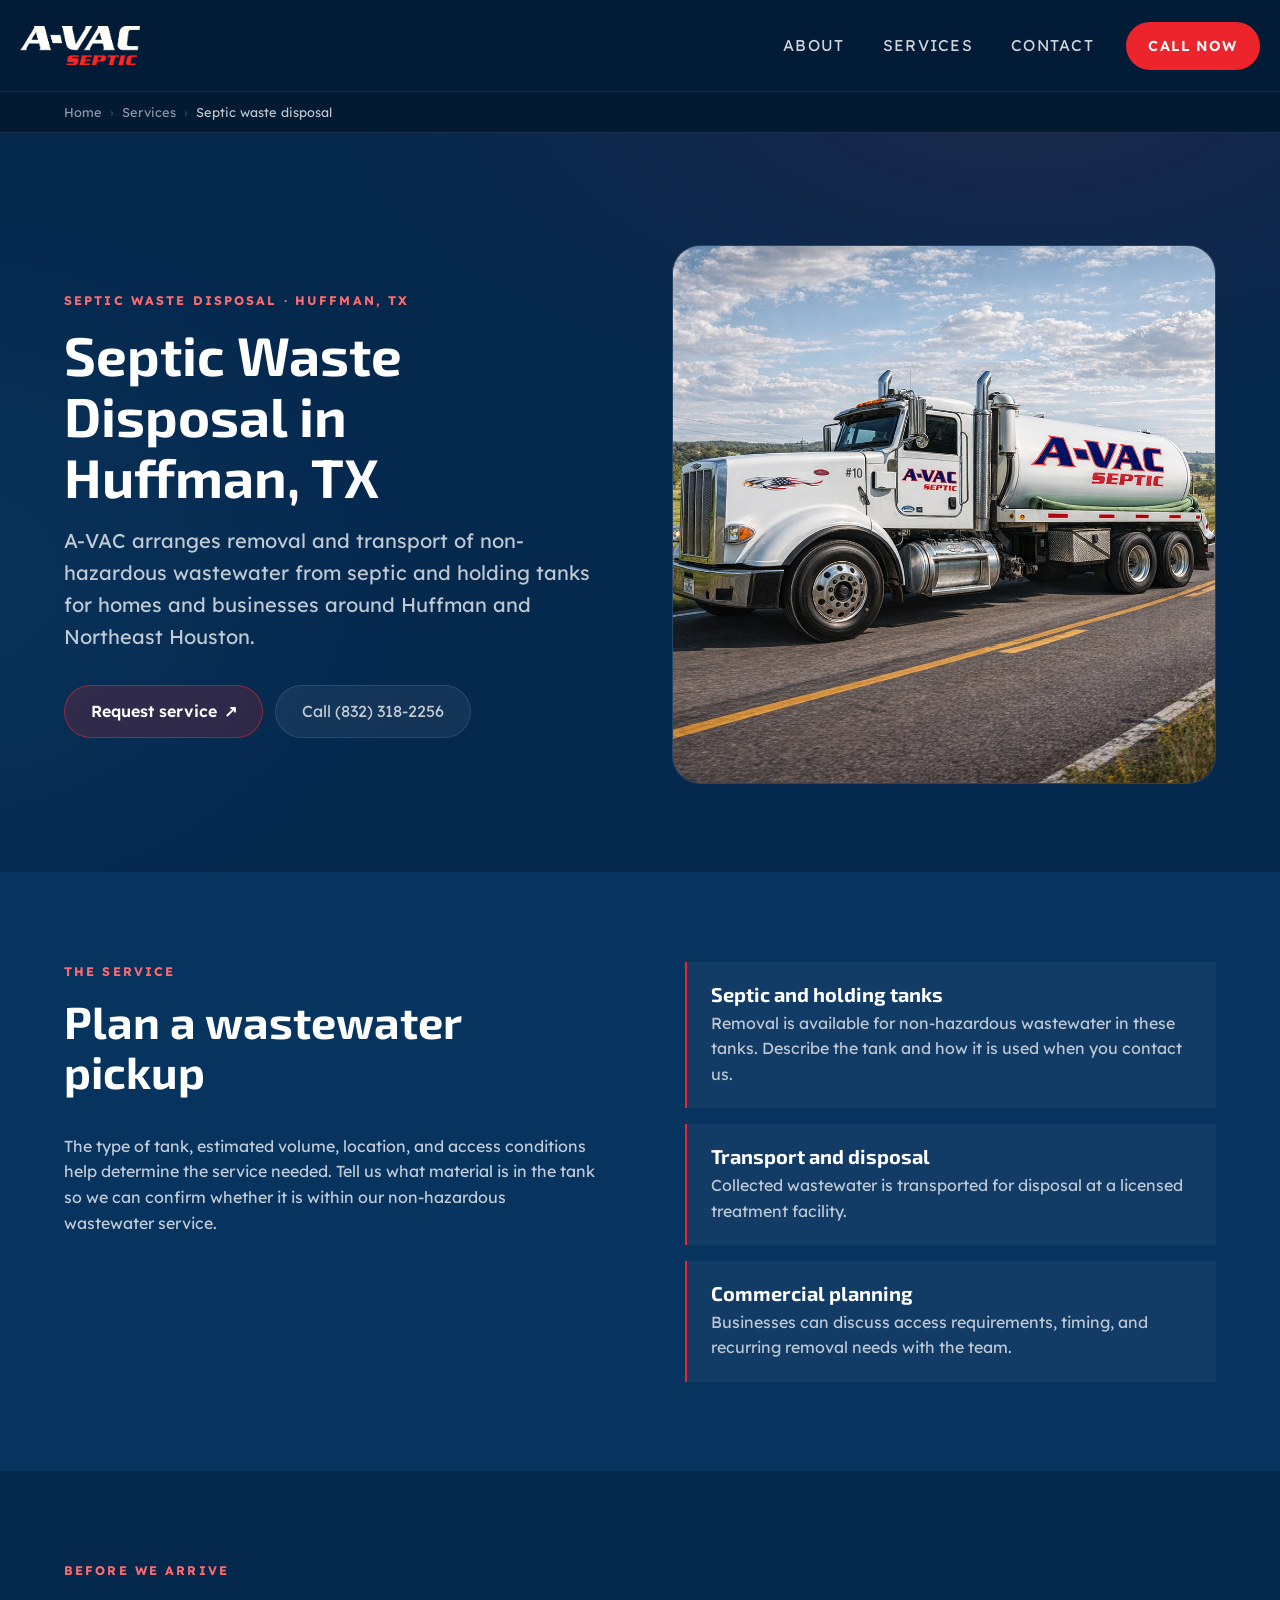
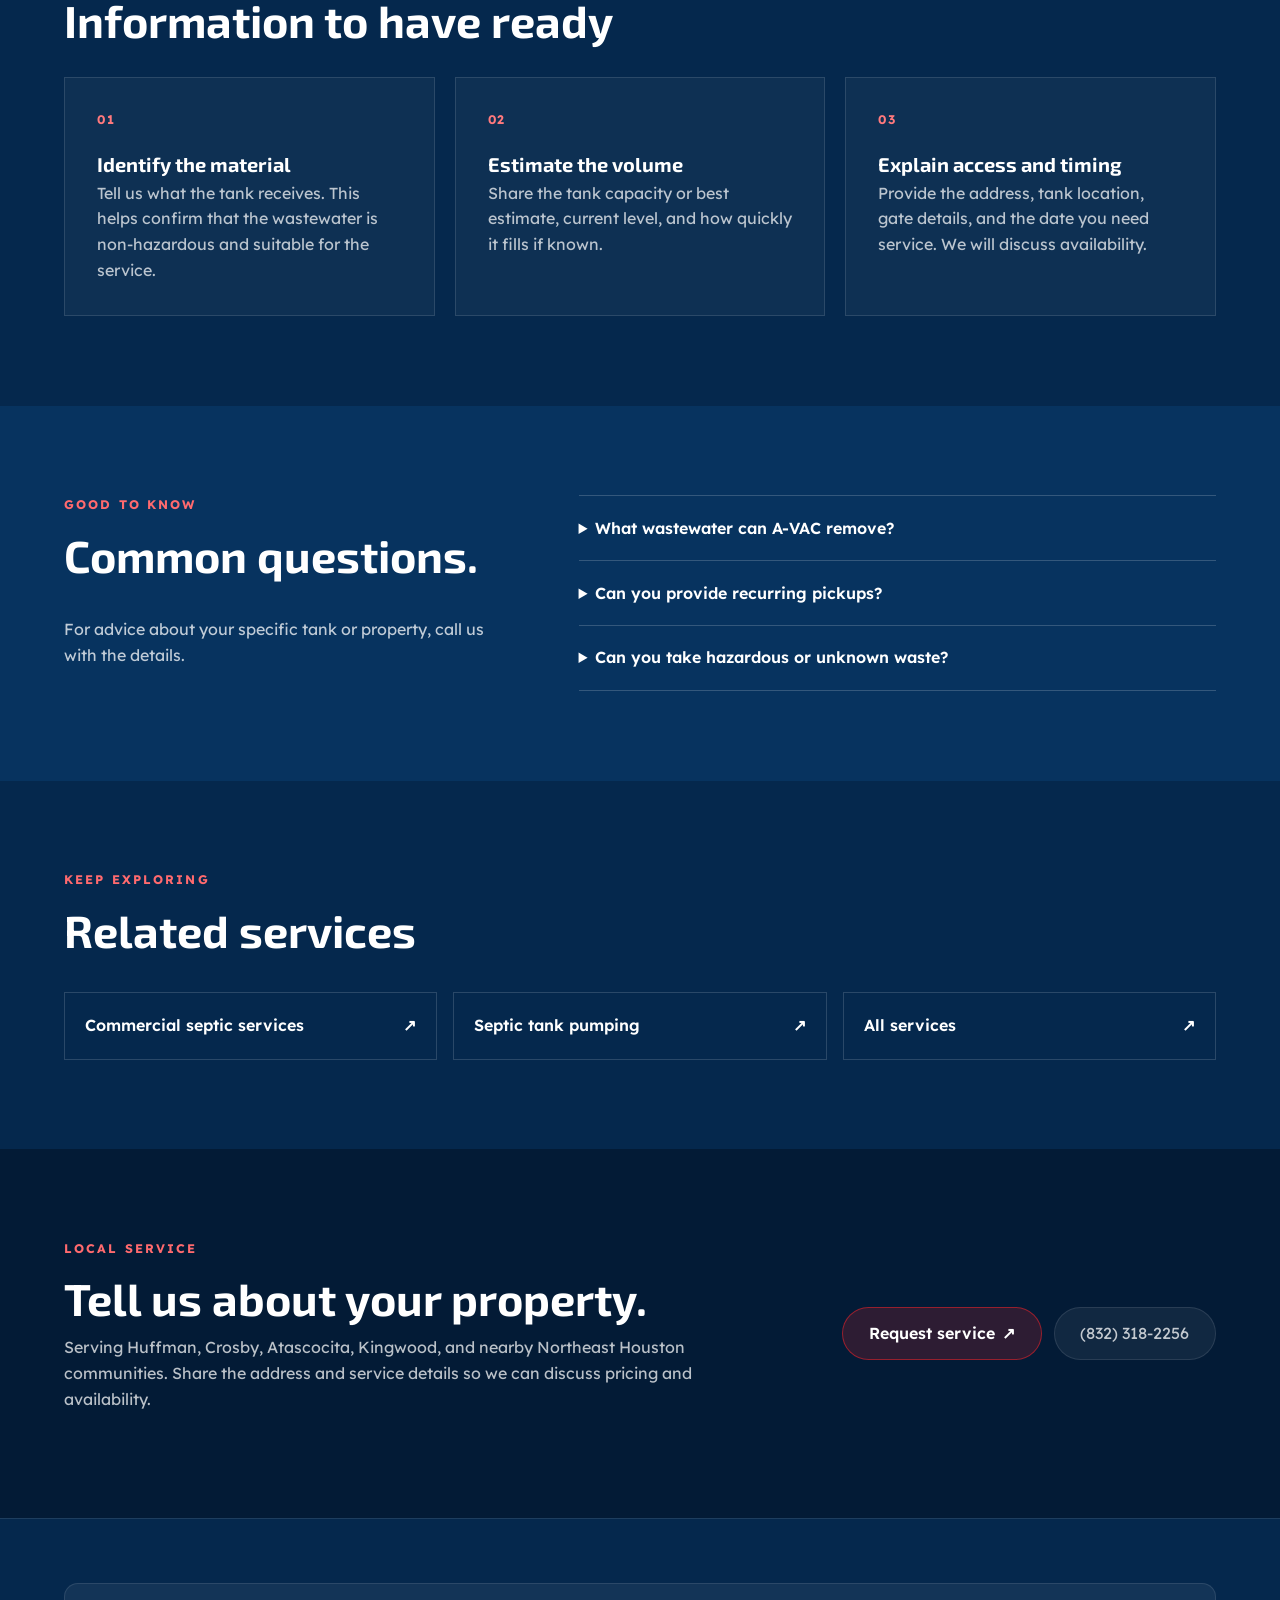
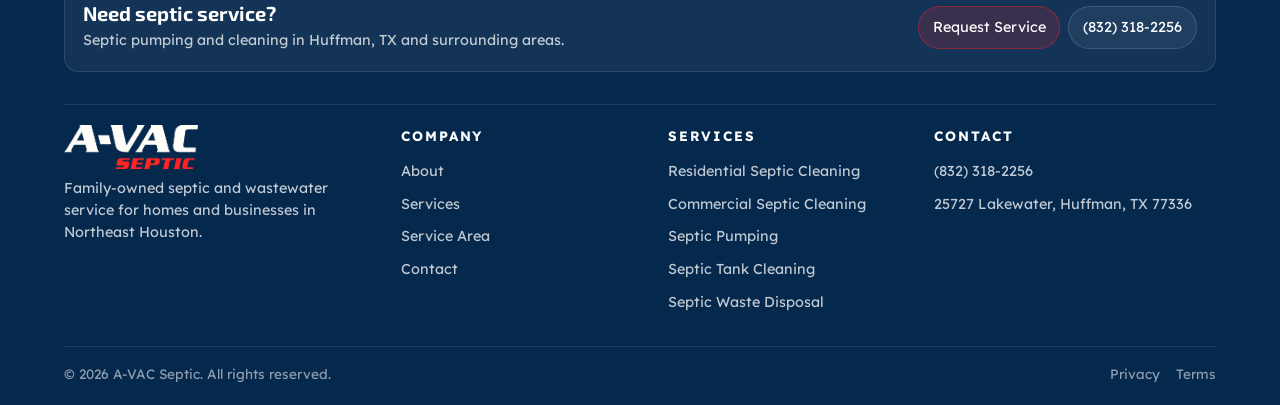
<file: wastewater-removal.html>
<!doctype html>
<html lang="en">
<head>
  <meta charset="utf-8">
  <meta name="viewport" content="width=device-width, initial-scale=1">
  <title>Septic Waste Disposal in Huffman, TX | A-VAC Septic</title>
  <meta name="description" content="Arrange removal, transport, and proper disposal of non-hazardous waste from septic and holding tanks in Huffman and nearby Northeast Houston communities.">
  <link rel="canonical" href="https://www.avacseptic.com/wastewater-removal.html">
  <link rel="icon" type="image/x-icon" href="/images/favicon.ico">
  <link rel="preconnect" href="https://fonts.googleapis.com">
  <link rel="preconnect" href="https://fonts.gstatic.com" crossorigin>
  <link href="https://fonts.googleapis.com/css2?family=Exo+2:ital,wght@0,100..900;1,100..900&family=Lexend:wght@100..900&display=swap" rel="stylesheet">
  <link rel="stylesheet" href="/header.css">
  <link rel="stylesheet" href="/services.css">
  <script type="application/ld+json">{"@context":"https://schema.org","@type":"Service","name":"Septic waste disposal","url":"https://www.avacseptic.com/wastewater-removal.html","description":"Removal, transport, and proper disposal of non-hazardous waste from septic and holding tanks in Huffman and nearby Northeast Houston communities.","provider":{"@id":"https://www.avacseptic.com/#business"},"areaServed":["Huffman","Crosby","Atascocita","Kingwood","Northeast Houston"]}</script>
  <link rel="stylesheet" href="/site-shell.css">
<!-- Matomo -->
<script>
  var _paq = window._paq = window._paq || [];
  /* tracker methods like "setCustomDimension" should be called before "trackPageView" */
  _paq.push(['trackPageView']);
  _paq.push(['enableLinkTracking']);
  (function() {
    var u="https://magnaflow.matomo.cloud/";
    _paq.push(['setTrackerUrl', u+'matomo.php']);
    _paq.push(['setSiteId', '9']);
    var d=document, g=d.createElement('script'), s=d.getElementsByTagName('script')[0];
    g.async=true; g.src='https://cdn.matomo.cloud/magnaflow.matomo.cloud/matomo.js'; s.parentNode.insertBefore(g,s);
  })();
</script>
<!-- End Matomo Code -->
<script type="text/javascript">
    (function(c,l,a,r,i,t,y){
        c[a]=c[a]||function(){(c[a].q=c[a].q||[]).push(arguments)};
        t=l.createElement(r);t.async=1;t.src="https://www.clarity.ms/tag/"+i;
        y=l.getElementsByTagName(r)[0];y.parentNode.insertBefore(t,y);
    })(window, document, "clarity", "script", "zb618992nh");
</script>
</head>
<body>
  <a class="services-skip" href="#main">Skip to content</a>
  <!-- shared:header:start -->
<header class="navbar site-header">
  <div class="navbar-inner">
    <a class="nav-logo" href="/index.html" aria-label="A-VAC Septic home"><img src="/images/logo.png" alt="A-VAC Septic"></a>
    <button class="mobile-menu-toggle" type="button" aria-label="Open menu" aria-controls="primary-navigation" aria-expanded="false"><span></span><span></span><span></span></button>
    <nav id="primary-navigation" aria-label="Main navigation">
      <ul class="nav-links">
        <li><a href="/about.html">About</a></li>
        <li class="has-dropdown">
          <a href="/services.html">Services</a><button class="services-expand" type="button" aria-label="Expand services menu" aria-expanded="false" aria-controls="mobile-services"><span aria-hidden="true"></span></button>
          <div class="dropdown" id="mobile-services">
            <a href="/residential-septic-cleaning.html">Residential Septic Cleaning</a>
            <a href="/commercial-septic-cleaning.html">Commercial Septic Cleaning</a>
            <a href="/septic-pumping.html">Septic Pumping</a>
            <a href="/septic-tank-cleaning.html">Septic Tank Cleaning</a>
            <a href="/contact.html">Emergency Pump-Outs</a>
            <a href="/wastewater-removal.html">Septic Waste Disposal</a>
            <a href="/index.html#septic-cleaning">System Maintenance</a>
          </div>
        </li>
        <li><a href="/contact.html">Contact</a></li>
      </ul>
    </nav>
    <a class="nav-cta" href="tel:+18323182256">Call Now</a>
  </div>
</header>
<!-- shared:header:end -->
  <nav class="breadcrumb" aria-label="Breadcrumb"><div class="breadcrumb__inner"><a href="/index.html">Home</a><span class="breadcrumb__sep" aria-hidden="true">›</span><a href="/services.html">Services</a><span class="breadcrumb__sep" aria-hidden="true">›</span><span class="breadcrumb__current">Septic waste disposal</span></div></nav>
  <main id="main">
    <section class="services-hero detail-hero" aria-labelledby="page-title"><div class="services-wrap services-hero-grid">
      <div><p class="services-eyebrow">Septic waste disposal · Huffman, TX</p><h1 id="page-title">Septic Waste Disposal in Huffman, TX</h1><p class="services-lead">A-VAC arranges removal and transport of non-hazardous wastewater from septic and holding tanks for homes and businesses around Huffman and Northeast Houston.</p>
        <div class="services-actions"><a class="services-button" href="/contact.html">Request service <span aria-hidden="true">↗</span></a><a class="services-call" href="tel:+18323182256">Call (832) 318-2256</a></div>
      </div><div class="services-hero-image"><img src="/images/img3.png" alt="Wastewater service equipment"></div>
    </div></section>
    <section class="services-section detail-intro" aria-labelledby="intro-title"><div class="services-wrap detail-intro-grid"><div><p class="services-eyebrow">The service</p><h2 id="intro-title">Plan a wastewater pickup</h2><p>The type of tank, estimated volume, location, and access conditions help determine the service needed. Tell us what material is in the tank so we can confirm whether it is within our non-hazardous wastewater service.</p></div><div class="detail-highlights"><article><h3>Septic and holding tanks</h3><p>Removal is available for non-hazardous wastewater in these tanks. Describe the tank and how it is used when you contact us.</p></article><article><h3>Transport and disposal</h3><p>Collected wastewater is transported for disposal at a licensed treatment facility.</p></article><article><h3>Commercial planning</h3><p>Businesses can discuss access requirements, timing, and recurring removal needs with the team.</p></article></div></div></section>
    <section class="services-section detail-steps" aria-labelledby="steps-title"><div class="services-wrap"><div class="services-heading"><p class="services-eyebrow">Before we arrive</p><h2 id="steps-title">Information to have ready</h2></div><div class="detail-step-grid"><article><span class="services-index">01</span><h3>Identify the material</h3><p>Tell us what the tank receives. This helps confirm that the wastewater is non-hazardous and suitable for the service.</p></article><article><span class="services-index">02</span><h3>Estimate the volume</h3><p>Share the tank capacity or best estimate, current level, and how quickly it fills if known.</p></article><article><span class="services-index">03</span><h3>Explain access and timing</h3><p>Provide the address, tank location, gate details, and the date you need service. We will discuss availability.</p></article></div></div></section>
    <section class="services-section detail-faq" aria-labelledby="faq-title"><div class="services-wrap detail-faq-grid"><div><p class="services-eyebrow">Good to know</p><h2 id="faq-title">Common questions.</h2><p>For advice about your specific tank or property, call us with the details.</p></div><div><details><summary>What wastewater can A-VAC remove?</summary><p>The site offers removal of non-hazardous wastewater from septic and holding tanks. Contact us with details about your material so we can confirm whether we can accept it.</p></details><details><summary>Can you provide recurring pickups?</summary><p>Commercial customers can ask about a schedule based on tank capacity and usage. Availability and frequency are discussed for each property.</p></details><details><summary>Can you take hazardous or unknown waste?</summary><p>Do not assume so. Tell us exactly what the tank contains before scheduling; this service is described for non-hazardous wastewater.</p></details></div></div></section>
    <section class="services-section detail-related" aria-labelledby="related-title"><div class="services-wrap"><p class="services-eyebrow">Keep exploring</p><h2 id="related-title">Related services</h2><div class="detail-related-links"><a href="/commercial-septic-cleaning.html">Commercial septic services <span aria-hidden="true">↗</span></a><a href="/septic-pumping.html">Septic tank pumping <span aria-hidden="true">↗</span></a><a href="/services.html">All services <span aria-hidden="true">↗</span></a></div></div></section>
    <section class="services-section services-contact" aria-labelledby="contact-title"><div class="services-wrap services-contact-inner"><div><p class="services-eyebrow">Local service</p><h2 id="contact-title">Tell us about your property.</h2><p>Serving Huffman, Crosby, Atascocita, Kingwood, and nearby Northeast Houston communities. Share the address and service details so we can discuss pricing and availability.</p></div><div class="services-actions"><a class="services-button" href="/contact.html">Request service <span aria-hidden="true">↗</span></a><a class="services-call" href="tel:+18323182256">(832) 318-2256</a></div></div></section>
  </main>
  <!-- shared:footer:start -->
<footer class="site-footer">
  <div class="footer-inner">
    <div class="footer-cta">
      <div class="footer-cta__text"><h3>Need septic service?</h3><p>Septic pumping and cleaning in Huffman, TX and surrounding areas.</p></div>
      <div class="footer-cta__actions"><a class="footer-btn footer-btn--primary" href="/contact.html">Request Service</a><a class="footer-btn" href="tel:+18323182256">(832) 318-2256</a></div>
    </div>
    <div class="footer-grid">
      <div class="footer-col"><a href="/index.html"><img class="footer-logo" src="/images/logo.png" alt="A-VAC Septic home"></a><p class="footer-tagline">Family-owned septic and wastewater service for homes and businesses in Northeast Houston.</p></div>
      <nav class="footer-col" aria-label="Footer navigation"><h4 class="footer-title">Company</h4><a href="/about.html">About</a><a href="/services.html">Services</a><a href="/index.html#service-area">Service Area</a><a href="/contact.html">Contact</a></nav>
      <nav class="footer-col" aria-label="Footer services"><h4 class="footer-title">Services</h4><a href="/residential-septic-cleaning.html">Residential Septic Cleaning</a><a href="/commercial-septic-cleaning.html">Commercial Septic Cleaning</a><a href="/septic-pumping.html">Septic Pumping</a><a href="/septic-tank-cleaning.html">Septic Tank Cleaning</a><a href="/wastewater-removal.html">Septic Waste Disposal</a></nav>
      <div class="footer-col"><h4 class="footer-title">Contact</h4><a href="tel:+18323182256">(832) 318-2256</a><a href="https://maps.google.com/?q=25727+Lakewater+Huffman+TX+77336" target="_blank" rel="noopener">25727 Lakewater, Huffman, TX 77336</a></div>
    </div>
    <div class="footer-bottom"><p>© <span class="site-year" id="year"></span> A-VAC Septic. All rights reserved.</p><div class="footer-bottom__links"><a href="https://www.avacseptic.com/privacy-policy">Privacy</a><a href="https://www.avacseptic.com/terms-and-conditions">Terms</a></div></div>
  </div>
</footer>
<!-- shared:footer:end -->
  <script src="/site-shell.js"></script>
  <script src="/mobile-menu.js"></script>
</body>
</html>
</file>
<file: header.css>
/* =========================================
   NAVBAR
========================================= */

:root{
  --nav-h: 92px;
  --nav-bg: #031b36; /* darker blue */
  --nav-border: rgba(255,255,255,0.08);
  --nav-text: rgba(255,255,255,0.82);
  --nav-hover: #ffffff;
  --nav-accent: #ff2b2b;
}

.navbar{
  position: fixed;
  inset: 0 0 auto 0;
  height: var(--nav-h);
  z-index: 1000;

  background: rgba(3,27,54,0.92);
  backdrop-filter: blur(16px);
  -webkit-backdrop-filter: blur(16px);

  border-bottom: 1px solid var(--nav-border);
}

.navbar-inner{
  width: min(1400px, calc(100% - 40px));
  height: 100%;
  margin: 0 auto;

  display: flex;
  align-items: center;
  justify-content: space-between;
  gap: 2rem;
}

/* =========================================
   LOGO
========================================= */

.nav-logo{
  display:flex;
  align-items:center;
  flex-shrink:0;
}

.nav-logo img{
  width: 120px;
  display:block;
}

/* =========================================
   NAV LINKS
========================================= */

.nav-links{
  display:flex;
  align-items:center;
  gap: clamp(1.5rem, 3vw, 3rem);
}

.nav-links > li{
  list-style:none;
  position:relative;
}

.nav-links a{
  position:relative;

  color: var(--nav-text);
  text-decoration:none;

  font-family:"Lexend", sans-serif;
  font-size:0.98rem;
  font-weight:400;
  letter-spacing:0.08em;
  text-transform:uppercase;

  transition:
    color .25s ease,
    opacity .25s ease;
}

.nav-links > li > a{
  padding: .75rem 0;
  display:inline-flex;
  align-items:center;
  gap:.5rem;
}

.nav-links > li > a::after{
  content:"";
  position:absolute;
  left:0;
  bottom:-8px;

  width:0%;
  height:1px;

  background: var(--nav-accent);
  transition: width .25s ease;
}

.nav-links > li:hover > a{
  color: var(--nav-hover);
}

.nav-links > li:hover > a::after{
  width:100%;
}

/* =========================================
   DROPDOWN
========================================= */

.dropdown{
  position:absolute;
  top: calc(100% + 18px);
  left:0;

  min-width: 280px;

  background: #05284D;

  border:1px solid rgba(255,255,255,0.08);

  padding: 1rem 0;

  opacity:0;
  visibility:hidden;
  transform: translateY(10px);

  transition:
    opacity .25s ease,
    transform .25s ease,
    visibility .25s ease;

  box-shadow:
    0 30px 80px rgba(0,0,0,0.45);

  backdrop-filter: blur(18px);
  -webkit-backdrop-filter: blur(18px);
}

.has-dropdown:hover .dropdown{
  opacity:1;
  visibility:visible;
  transform: translateY(0);
}

.dropdown a{
  display:flex;
  align-items:center;
  justify-content:space-between;

  padding: .9rem 1.2rem;

  color: rgba(255,255,255,0.78);

  font-size:0.9rem;
  letter-spacing:0.05em;

  transition:
    background .2s ease,
    color .2s ease,
    padding-left .2s ease;
}

.dropdown a:hover{
  background: rgba(255,255,255,0.04);
  color:#fff;
  padding-left:1.5rem;
}

/* =========================================
   CTA
========================================= */

.nav-cta{
  display:inline-flex;
  align-items:center;
  justify-content:center;

  height:48px;
  padding:0 1.4rem;

  border-radius:999px;

  background: var(--nav-accent);
  color:#fff;

  text-decoration:none;

  font-size:0.9rem;
  font-weight:600;
  letter-spacing:0.08em;
  text-transform:uppercase;

  transition:
    transform .2s ease,
    filter .2s ease;
}

.nav-cta:hover{
  transform: translateY(-2px);
  filter: brightness(1.08);
}

/* =========================================
   MOBILE
========================================= */

@media (max-width: 768px){

  .navbar-inner{
    width: calc(100% - 24px);
  }

  .nav-links{
    gap: 1rem;
  }

  .nav-links a{
    font-size: 0.8rem;
    letter-spacing: 0.05em;
  }

  .dropdown{
    min-width: 220px;
  }

  .nav-cta{
    display:none;
  }

  .nav-logo img{
    width:95px;
  }
}


.mobile-menu-toggle { display:none; }
@media (max-width:768px) {
  .navbar .navbar-inner { gap:1rem; }
  .mobile-menu-toggle { display:flex; flex-direction:column; justify-content:center; gap:5px; width:44px; height:44px; margin-left:auto; padding:10px; border:1px solid rgba(255,255,255,.4); border-radius:6px; background:transparent; cursor:pointer; }
  .mobile-menu-toggle span { display:block; height:2px; width:100%; background:#fff; }
  .navbar #primary-navigation { display:none; position:absolute; top:100%; left:0; right:0; max-height:calc(100svh - var(--nav-h)); overflow-y:auto; background:#031b36; padding:1rem 1.25rem 1.5rem; box-shadow:0 16px 30px rgba(0,0,0,.25); }
  .navbar #primary-navigation.is-open { display:block; }
  .navbar #primary-navigation .nav-links { display:flex; flex-direction:column; align-items:stretch; gap:0; margin:0; }
  .navbar #primary-navigation .nav-links > li > a { display:block; padding:.8rem 0; }
  .navbar #primary-navigation .dropdown { position:static; display:flex; flex-direction:column; min-width:0; padding:0 0 .5rem 1rem; background:transparent; opacity:1; visibility:visible; transform:none; box-shadow:none; }
  .navbar #primary-navigation .dropdown a { display:block; padding:.5rem 0; font-size:.75rem; }
  .navbar .nav-cta { flex-shrink:0; }
}

.services-expand { display:none; }
@media (max-width:768px) {
  .mobile-menu-toggle { width:58px; border:0; padding:10px 8px; gap:7px; position:relative; z-index:2; }
  .mobile-menu-toggle span { height:3px; border-radius:2px; transition:transform .2s ease, opacity .2s ease; transform-origin:center; }
  .mobile-menu-toggle[aria-expanded="true"] span:first-child { transform:translateY(10px) rotate(45deg); }
  .mobile-menu-toggle[aria-expanded="true"] span:nth-child(2) { opacity:0; }
  .mobile-menu-toggle[aria-expanded="true"] span:last-child { transform:translateY(-10px) rotate(-45deg); }
  .navbar #primary-navigation { height:calc(100dvh - var(--nav-h)); max-height:none; background:var(--nav-bg); padding:clamp(1.5rem,5vh,3rem) 1.5rem 2rem; box-shadow:none; }
  .navbar #primary-navigation .nav-links > li { border-bottom:1px solid rgba(255,255,255,.14); }
  .navbar #primary-navigation .nav-links > li > a { font-size:1.25rem; letter-spacing:.02em; padding:1.1rem 0; }
  .navbar #primary-navigation .has-dropdown { display:grid; grid-template-columns:1fr 48px; }
  .services-expand { display:grid; place-items:center; grid-column:2; grid-row:1; border:0; background:transparent; color:#fff; cursor:pointer; }
  .services-expand span { width:11px; height:11px; border-right:2px solid currentColor; border-bottom:2px solid currentColor; transform:translateY(-3px) rotate(45deg); transition:transform .2s ease; }
  .services-expand[aria-expanded="true"] span { transform:translateY(3px) rotate(225deg); }
  .navbar #primary-navigation .dropdown { display:none; grid-column:1 / -1; padding:0 0 1rem 1rem; }
  .navbar #primary-navigation .dropdown.is-open { display:flex; }
  .navbar #primary-navigation .dropdown a { font-size:1rem; letter-spacing:.01em; padding:.65rem 0; }
}
@media (prefers-reduced-motion:reduce) { .mobile-menu-toggle span, .services-expand span { transition:none; } }

@media (max-width:768px) {
  .navbar #primary-navigation .nav-links > li { border-bottom:0; }
  .navbar #primary-navigation .nav-links > li > a::after { display:none; }
  .navbar #primary-navigation .dropdown,
  .navbar #primary-navigation .dropdown a { border:0; }
}
</file>
<file: septic-page-refine.css>
/* Residential and commercial pages: clear rules and larger imagery. */
.hero-service { background:#05284d; }
.hero-service__inner { grid-template-columns:minmax(0,1fr) minmax(0,1fr); }
.hero-service__content,
.hero-service__visual { min-width:0; }
.hero-service::before,
.hero-service::after,
.section-process::before,
.section-cta::before { display:none; }

.hero-service__facts {
  margin-top:1.5rem;
  padding-top:1rem;
  border-top:1px solid rgba(255,255,255,.25);
  color:rgba(255,255,255,.78);
  font-size:.9rem;
  line-height:1.6;
}
.hero-service__img-frame,
.why-image { border:0; border-radius:0; background:transparent; }
.hero-service__img-frame::after { display:none; }
.hero-service__img-frame img { display:block; max-width:100%; height:clamp(380px,44vw,600px); filter:none; transition:none; }
.hero-service__img-frame:hover img { transform:none; }
.hero-service__actions .btn-primary,
.hero-service__actions .btn-ghost,
.cta-btns .btn-primary,
.cta-btns .btn-ghost { border-radius:3px; }

.section-process { background:#07335f; }
.process-photo { margin:0 0 clamp(2.25rem,5vw,4rem); }
.process-photo img {
  display:block;
  width:100%;
  height:clamp(240px,36vw,440px);
  object-fit:cover;
  object-position:center 50%;
}
.process-grid { gap:clamp(1.25rem,2.5vw,2.25rem); }
.process-step {
  padding:1.15rem 0 0;
  border:0;
  border-top:1px solid rgba(255,255,255,.32);
  border-radius:0;
  background:transparent;
  box-shadow:none;
  overflow:visible;
  transition:none;
}
.process-step:hover { transform:none; border-color:rgba(255,255,255,.32); box-shadow:none; }
.process-step::before {
  position:static;
  display:block;
  color:#ed242b;
  font-size:.82rem;
  font-weight:700;
  letter-spacing:.14em;
  line-height:1.4;
}
.process-step__title { margin-top:.75rem; font-size:1.16rem; }
.process-step__desc { color:rgba(255,255,255,.78); line-height:1.7; }

.why-list { gap:0; }
.why-item,
.why-item:hover {
  display:block;
  padding:1.05rem 0;
  border:0;
  border-top:1px solid rgba(255,255,255,.22);
  border-radius:0;
  background:transparent;
}
.why-item__text strong { margin-bottom:.35rem; }
.why-item__text span { display:block; color:rgba(255,255,255,.76); line-height:1.65; }
.why-accent { display:none; }

.section-areas { background:#07335f; }
.areas-chips { display:grid; grid-template-columns:repeat(2,minmax(0,1fr)); gap:0 1.5rem; }
.area-chip,
.area-chip:hover {
  display:block;
  padding:.75rem 0;
  border:0;
  border-bottom:1px solid rgba(255,255,255,.25);
  border-radius:0;
  background:transparent;
  color:rgba(255,255,255,.85);
  font-weight:500;
}

.faq-list { gap:0; }
.faq-item { border:0; border-top:1px solid rgba(255,255,255,.25); border-radius:0; background:transparent; }
.faq-item:last-child { border-bottom:1px solid rgba(255,255,255,.25); }
.faq-question { padding:1.25rem 0; }
.faq-answer { padding:0 2rem 1.25rem 0; }
.faq-chevron,
.faq-item[open] .faq-chevron {
  width:auto;
  height:auto;
  border:0;
  border-radius:0;
  background:transparent;
  color:#ed242b;
  font-family:Lexend,sans-serif;
  font-size:1.3rem;
  font-weight:400;
}
.faq-item[open] .faq-chevron { transform:rotate(45deg); }

@media(max-width:900px) {
  .hero-service__inner { grid-template-columns:minmax(0,1fr); }
  .hero-service__img-frame img { height:clamp(300px,60vw,520px); }
}
@media(max-width:600px) {
  .areas-chips { grid-template-columns:1fr; }
  .process-photo img { height:240px; }
}

/* Commercial content uses the same visual language. */
.commercial-page .section-industries { background:#07335f; }
.commercial-page .section-industries::before,
.commercial-page .section-plans::before { display:none; }
.commercial-page .industries-grid { grid-template-columns:repeat(4,minmax(0,1fr)); gap:1.5rem 2rem; }
.commercial-page .industry-card,
.commercial-page .industry-card:hover {
  display:block;
  padding:1rem 0 0;
  border:0;
  border-top:1px solid rgba(255,255,255,.3);
  border-radius:0;
  background:transparent;
  box-shadow:none;
  transform:none;
  transition:none;
}
.commercial-page .industry-card__title { display:block; margin-bottom:.5rem; font-size:1.12rem; }
.commercial-page .industry-card__desc { color:rgba(255,255,255,.78); line-height:1.65; }
.commercial-page .section-process { background:#05284d; }
.commercial-page .section-plans { background:#07335f; }
.commercial-page .plans-cards { grid-template-columns:1fr; gap:0; }
.commercial-page .plan-card,
.commercial-page .plan-card:hover {
  display:block;
  padding:1.2rem 0;
  border:0;
  border-top:1px solid rgba(255,255,255,.3);
  border-radius:0;
  background:transparent;
  transform:none;
  transition:none;
}
.commercial-page .plan-card__title { margin-bottom:.5rem; }
.commercial-page .plan-card__desc { color:rgba(255,255,255,.78); line-height:1.65; }
.commercial-page .why-image img { object-fit:cover; object-position:center 28%; }
@media(max-width:900px) {
  .commercial-page .industries-grid { grid-template-columns:repeat(2,minmax(0,1fr)); }
}
@media(max-width:600px) {
  .commercial-page .industries-grid { grid-template-columns:1fr; }
}
</file>
<file: site-shell.css>
:root { --site-header-height: 92px; }

body > .site-header {
  position: fixed;
  inset: 0 0 auto;
  z-index: 1000;
  height: var(--site-header-height);
  background: rgba(3, 27, 54, .92);
  border-bottom: 1px solid rgba(255, 255, 255, .08);
  backdrop-filter: blur(16px);
  -webkit-backdrop-filter: blur(16px);
}
body > .site-header .navbar-inner {
  box-sizing: border-box;
  width: min(1400px, calc(100% - 40px));
  height: 100%;
  margin: 0 auto;
  padding: 0;
  display: flex;
  align-items: center;
  justify-content: space-between;
  gap: 2rem;
}
body > .site-header .nav-logo { display: flex; align-items: center; flex-shrink: 0; }
body > .site-header .nav-logo img { display: block; width: 120px; height: auto; }
body > .site-header nav { margin-left: auto; }
body > .site-header .nav-links {
  display: flex;
  align-items: center;
  gap: clamp(1.5rem, 3vw, 3rem);
  list-style: none;
  padding: 0;
  margin: 0;
}
body > .site-header .nav-links > li { position: relative; list-style: none; }
body > .site-header .nav-links a {
  color: rgba(255, 255, 255, .82);
  font-family: Lexend, sans-serif;
  font-size: .98rem;
  font-weight: 400;
  letter-spacing: .08em;
  text-transform: uppercase;
  text-decoration: none;
}
body > .site-header .nav-links > li > a { display: inline-flex; padding: .75rem 0; }
body > .site-header .nav-links a:hover,
body > .site-header .nav-links a:focus-visible { color: #fff; }
body > .site-header .has-dropdown::after {
  content: "";
  position: fixed;
  top: calc(var(--site-header-height) - 30px);
  left: var(--services-trigger-x, 0px);
  width: var(--services-trigger-width, 90px);
  height: 30px;
}
body > .site-header .dropdown {
  display: block;
  position: fixed;
  top: var(--site-header-height);
  left: var(--services-menu-x, 0px);
  width: min(330px, calc(100vw - 24px));
  min-width: 0;
  max-height: calc(100vh - var(--site-header-height));
  overflow-y: auto;
  padding: .5rem 0;
  background: #031b36;
  border: 1px solid rgba(255, 255, 255, .08);
  border-top: 0;
  border-radius: 0;
  opacity: 0;
  visibility: hidden;
  transform: translateY(8px);
  box-shadow: 0 24px 48px rgba(0, 0, 0, .25);
  backdrop-filter: blur(16px);
  -webkit-backdrop-filter: blur(16px);
  transition: opacity .2s, transform .2s, visibility .2s;
}
body > .site-header .has-dropdown:hover .dropdown,
body > .site-header .has-dropdown:focus-within .dropdown {
  display: block;
  opacity: 1;
  visibility: visible;
  transform: none;
}
body > .site-header .dropdown a {
  display: block;
  padding: .7rem 1rem;
  font-size: .83rem;
  white-space: nowrap;
}
body > .site-header .dropdown a:hover,
body > .site-header .dropdown a:focus-visible { background: rgba(255, 255, 255, .07); }
body > .site-header .nav-cta {
  display: inline-flex;
  align-items: center;
  justify-content: center;
  flex-shrink: 0;
  height: 48px;
  padding: 0 1.4rem;
  border: 0;
  border-radius: 999px;
  background: #ed242b;
  color: #fff;
  font: 600 .9rem Lexend, sans-serif;
  letter-spacing: .08em;
  text-transform: uppercase;
  text-decoration: none;
}
body > .site-header .nav-cta:hover { filter: brightness(1.1); }

body > .site-footer {
  box-sizing: border-box;
  background: #05284d;
  color: rgba(255, 255, 255, .92);
  padding: clamp(2.5rem, 5vw, 4rem) 0 1.25rem;
  border-top: 1px solid rgba(255, 255, 255, .1);
  font-family: Lexend, sans-serif;
}
body > .site-footer *, body > .site-footer *::before, body > .site-footer *::after { box-sizing: border-box; }
body > .site-footer .footer-inner {
  width: auto;
  max-width: 1600px;
  margin: 0 auto;
  padding: 0 clamp(1.25rem, 5vw, 5rem);
  display: flex;
  flex-direction: column;
  gap: clamp(1.25rem, 3vw, 2rem);
}
body > .site-footer .footer-cta {
  display: flex;
  align-items: center;
  justify-content: space-between;
  flex-wrap: wrap;
  gap: 1rem;
  padding: clamp(.85rem, 1.6vw, 1.15rem);
  border: 1px solid rgba(255, 255, 255, .1);
  border-radius: 14px;
  background: rgba(255, 255, 255, .06);
}
body > .site-footer .footer-cta__text h3 { margin: 0; color: #fff; font-size: clamp(1rem, 1.6vw, 1.25rem); }
body > .site-footer .footer-cta__text p { margin: .3rem 0 0; color: rgba(255, 255, 255, .75); font-size: .9rem; }
body > .site-footer .footer-cta__actions { display: flex; flex-wrap: wrap; gap: .5rem; }
body > .site-footer .footer-btn {
  display: inline-flex;
  align-items: center;
  padding: .55rem .85rem;
  border: 1px solid rgba(255, 255, 255, .14);
  border-radius: 999px;
  background: rgba(255, 255, 255, .06);
  color: #fff;
  font-size: .9rem;
  text-decoration: none;
  white-space: nowrap;
}
body > .site-footer .footer-btn--primary { background: rgba(237, 36, 43, .18); border-color: rgba(237, 36, 43, .45); }
body > .site-footer .footer-grid {
  display: grid;
  grid-template-columns: minmax(0, 1.3fr) minmax(0, 1fr) minmax(0, 1fr) minmax(0, 1.2fr);
  gap: clamp(1.25rem, 3vw, 2rem);
  padding-top: 1.25rem;
  border-top: 1px solid rgba(255, 255, 255, .1);
}
body > .site-footer .footer-col { display: grid; align-content: start; gap: .6rem; padding: 0; border: 0; min-height: 0; }
body > .site-footer .footer-col a { color: rgba(255, 255, 255, .75); font-size: .9rem; text-decoration: none; }
body > .site-footer .footer-col a:hover { color: #fff; }
body > .site-footer .footer-title { margin: 0 0 .25rem; color: #fff; font-size: .85rem; font-weight: 700; letter-spacing: .14em; text-transform: uppercase; }
body > .site-footer .footer-logo { display: block; width: auto; height: 44px; margin: 0; }
body > .site-footer .footer-tagline { max-width: 38ch; margin: 0; color: rgba(255, 255, 255, .75); font-size: .9rem; line-height: 1.5; }
body > .site-footer .footer-bottom {
  display: flex;
  justify-content: space-between;
  align-items: center;
  flex-wrap: wrap;
  gap: .75rem;
  padding: 1rem 0 0;
  border-top: 1px solid rgba(255, 255, 255, .1);
  color: rgba(255, 255, 255, .55);
  font-size: .85rem;
}
body > .site-footer .footer-bottom p { margin: 0; }
body > .site-footer .footer-bottom__links { display: flex; gap: 1rem; }
body > .site-footer .footer-bottom__links a { color: rgba(255, 255, 255, .55); text-decoration: none; }

@media (max-width: 1000px) {
  body > .site-footer .footer-grid { grid-template-columns: repeat(2, minmax(0, 1fr)); }
}
@media (max-width: 768px) {
  body > .site-header .navbar-inner { width: calc(100% - 24px); gap: 1rem; }
  body > .site-header .nav-logo img { width: 95px; }
  body > .site-header .nav-links { display: flex; gap: .7rem; }
  body > .site-header .nav-links a { font-size: .76rem; letter-spacing: .02em; }
  body > .site-header .nav-cta { display: none; }
  body > .site-header .dropdown { left: auto; right: 12px; }
}
@media (max-width: 640px) {
  body > .site-footer .footer-grid { grid-template-columns: 1fr; }
  body > .site-footer .footer-bottom { flex-direction: column; align-items: flex-start; }
}
</file>
<file: services.css>
:root { --services-navy: #05284d; --services-red: #ed242b; --section-pad-x: clamp(1.25rem, 5vw, 5rem); }
* { box-sizing: border-box; }
html { scroll-behavior: smooth; }
body { margin: 0; background: var(--services-navy); color: #fff; font-family: Lexend, sans-serif; line-height: 1.6; }
a { color: inherit; text-decoration: none; }
img { max-width: 100%; display: block; }
h1,h2,h3,p { margin-top: 0; }
h1,h2,h3 { font-family: "Exo 2", sans-serif; line-height: 1.12; }
.services-wrap { width: 100%; max-width: 1600px; margin-inline: auto; padding-inline: var(--section-pad-x); }
.services-skip { position: fixed; z-index: 2000; top: -100px; left: 1rem; padding: .65rem 1rem; background: #fff; color: #05284d; }
.services-skip:focus { top: 1rem; }
.breadcrumb { margin-top: var(--site-header-height, 92px); padding: .6rem var(--section-pad-x); background: #031a33; border-bottom: 1px solid rgba(255,255,255,.1); }
.breadcrumb__inner { max-width: 1600px; margin-inline: auto; display: flex; align-items: center; flex-wrap: wrap; gap: .5rem; color: rgba(255,255,255,.55); font-size: .8rem; }
.breadcrumb__inner a { color: rgba(255,255,255,.55); }
.breadcrumb__inner a:hover { color: #fff; }
.breadcrumb__sep { opacity: .4; }
.breadcrumb__current { color: rgba(255,255,255,.75); }
.services-hero { position: relative; overflow: hidden; padding: clamp(4rem, 9vw, 7rem) 0 clamp(3rem, 7vw, 5.5rem); background: #05284d; }
.services-hero::before { content: ""; position: absolute; inset: 0; pointer-events: none; background: radial-gradient(ellipse 90% 70% at 80% -5%, rgba(237,36,43,.09), transparent 60%), radial-gradient(ellipse 60% 80% at -5% 60%, rgba(35,118,170,.14), transparent 65%); }
.services-hero-grid { position: relative; display: grid; grid-template-columns: 1fr 1fr; gap: clamp(2rem, 5vw, 5rem); align-items: center; }
.services-eyebrow { margin-bottom: .9rem; color: #ff6a6e; text-transform: uppercase; letter-spacing: .17em; font-size: .78rem; font-weight: 700; }
.services-hero h1 { max-width: 21ch; margin: .35rem 0 0; font-size: clamp(2rem, 4.5vw, 3.4rem); text-wrap: balance; }
.services-lead { max-width: 55ch; margin-top: 1.1rem; color: rgba(255,255,255,.75); font-size: clamp(1rem, 1.7vw, 1.25rem); }
.services-actions { display: flex; flex-wrap: wrap; align-items: center; gap: .75rem; margin-top: 2rem; }
.services-button { display: inline-flex; align-items: center; justify-content: center; gap: .45rem; min-height: 48px; padding: .8rem 1.6rem; border: 1px solid rgba(237,36,43,.55); border-radius: 999px; background: rgba(237,36,43,.18); font-weight: 600; }
.services-button:hover { background: rgba(237,36,43,.28); }
.services-call { display: inline-flex; align-items: center; min-height: 48px; padding: .8rem 1.6rem; border: 1px solid rgba(255,255,255,.1); border-radius: 999px; background: rgba(255,255,255,.06); color: rgba(255,255,255,.75); }
.services-call:hover { color: #ff7377; }
.services-hero-image { display: grid; place-items: center; min-height: 330px; background: rgba(255,255,255,.035); border: 1px solid rgba(255,255,255,.1); border-radius: clamp(18px, 2.5vw, 28px); overflow: hidden; }
.services-hero-image img { width: 100%; max-height: 430px; object-fit: contain; }
.services-section { padding: clamp(4rem, 7vw, 7rem) 0; }
.services-heading { max-width: 60rem; margin-bottom: 2rem; }
.services-heading h2,.services-area h2,.services-contact h2 { margin-bottom: .75rem; font-size: clamp(2rem, 3.5vw, 3.5rem); }
.services-heading > p:last-child,.services-area p:not(.services-eyebrow),.services-contact p:not(.services-eyebrow) { max-width: 66ch; color: rgba(255,255,255,.73); }
.services-property { background: #07335f; }
.services-property-grid { display: grid; grid-template-columns: repeat(2, minmax(0, 1fr)); gap: 1.25rem; }
.services-property-card { display: grid; grid-template-columns: 38% 1fr; min-height: 300px; background: #05284d; border: 1px solid rgba(255,255,255,.12); overflow: hidden; }
.services-property-card:hover { border-color: rgba(237,36,43,.7); }
.services-property-card img { width: 100%; height: 100%; object-fit: cover; }
.services-property-card > div { padding: clamp(1.35rem, 3vw, 2.5rem); }
.services-property-card span,.services-index { color: #ff797d; font-size: .78rem; font-weight: 700; text-transform: uppercase; letter-spacing: .14em; }
.services-property-card h3 { margin: .8rem 0; font-size: clamp(1.5rem, 2.25vw, 2.2rem); }
.services-property-card p { color: rgba(255,255,255,.73); font-size: .93rem; }
.services-property-card strong { color: #fff; font-size: .9rem; }
.services-offerings { background: #05284d; }
.services-list { border-top: 1px solid rgba(255,255,255,.18); }
.services-list article { display: grid; grid-template-columns: 120px minmax(0, 1fr) auto; align-items: start; gap: 2rem; padding: 2rem 0; border-bottom: 1px solid rgba(255,255,255,.18); scroll-margin-top: 110px; }
.services-list h3 { margin-bottom: .4rem; font-size: clamp(1.35rem, 2vw, 1.85rem); }
.services-list p { max-width: 65ch; margin-bottom: 0; color: rgba(255,255,255,.72); }
.services-list article > a,.services-area a { color: #ff797d; font-weight: 600; white-space: nowrap; }
.services-list article > a:hover,.services-area a:hover { color: #fff; }
.services-area { background: #07335f; }
.services-area-grid { display: grid; grid-template-columns: 1fr 1fr; gap: clamp(2rem, 7vw, 7rem); }
.services-contact { background: #031b36; }
.services-contact-inner { display: flex; justify-content: space-between; align-items: center; gap: 2rem; }
.services-contact-inner > div:first-child { max-width: 50rem; }
.services-contact .services-actions { flex-shrink: 0; margin-top: 0; }
@media (max-width: 900px) { .services-hero-grid,.services-area-grid { grid-template-columns: 1fr; } .services-hero-image { min-height: 260px; } .services-contact-inner { align-items: flex-start; flex-direction: column; } }
@media (max-width: 700px) { .services-property-grid { grid-template-columns: 1fr; } .services-list article { grid-template-columns: 1fr; gap: .6rem; } .services-list article > a { margin-top: .25rem; } }
@media (max-width: 500px) { .services-property-card { grid-template-columns: 1fr; } .services-property-card img { height: 210px; } }

/* Individual service pages */
.detail-hero .services-hero-image img { width: 100%; height: clamp(320px, 42vw, 560px); max-height: none; object-fit: cover; object-position: center 30%; }
.detail-intro { background: #07335f; }
.detail-intro-grid { display: grid; grid-template-columns: minmax(0, 1fr) minmax(0, 1fr); gap: clamp(2rem, 7vw, 7rem); }
.detail-intro h2,.detail-steps h2,.detail-faq h2,.detail-related h2 { font-size: clamp(2rem, 3.5vw, 3.5rem); }
.detail-intro-grid > div:first-child > p:last-child,.detail-faq-grid > div:first-child > p:last-child { color: rgba(255,255,255,.75); max-width: 62ch; }
.detail-highlights { display: grid; gap: 1rem; }
.detail-highlights article { padding: 1.3rem 1.5rem; border-left: 2px solid var(--services-red); background: rgba(255,255,255,.045); }
.detail-highlights h3,.detail-step-grid h3 { margin-bottom: .35rem; font-size: 1.25rem; }
.detail-highlights p,.detail-step-grid p { margin-bottom: 0; color: rgba(255,255,255,.72); }
.detail-steps { background: #05284d; }
.detail-step-grid { display: grid; grid-template-columns: repeat(3, minmax(0, 1fr)); gap: 1.25rem; }
.detail-step-grid article { padding: clamp(1.3rem, 2.5vw, 2rem); border: 1px solid rgba(255,255,255,.12); background: rgba(255,255,255,.035); }
.detail-step-grid .services-index { display: block; margin-bottom: 1.4rem; }
.detail-faq { background: #07335f; }
.detail-faq-grid { display: grid; grid-template-columns: minmax(0, .8fr) minmax(0, 1.2fr); gap: clamp(2rem, 7vw, 7rem); }
.detail-faq details { border-bottom: 1px solid rgba(255,255,255,.18); padding: 1.2rem 0; }
.detail-faq details:first-child { border-top: 1px solid rgba(255,255,255,.18); }
.detail-faq summary { cursor: pointer; font-weight: 600; }
.detail-faq details p { margin: .8rem 0 0; color: rgba(255,255,255,.75); }
.detail-related { background: #05284d; }
.detail-related-links { display: grid; grid-template-columns: repeat(3, minmax(0, 1fr)); gap: 1rem; margin-top: 1.5rem; }
.detail-related-links a { display: flex; justify-content: space-between; align-items: center; gap: 1rem; padding: 1.25rem; border: 1px solid rgba(255,255,255,.15); font-weight: 600; }
.detail-related-links a:hover { border-color: var(--services-red); background: rgba(237,36,43,.1); }
@media (max-width: 900px) { .detail-intro-grid,.detail-faq-grid { grid-template-columns: 1fr; } }
@media (max-width: 700px) { .detail-step-grid,.detail-related-links { grid-template-columns: 1fr; } .detail-hero .services-hero-image img { min-height: 240px; } }

/* Services overview: direct typography, larger photos, and a simple arrow. */
.services-overview .services-wrap,
.services-overview .breadcrumb__inner { max-width:none; }
.services-overview .services-hero h1 { max-width:none; }
.services-overview .services-hero::before { display:none; }
.services-overview .services-hero-grid { grid-template-columns:minmax(0,1fr) minmax(0,1fr); }
.services-overview .services-hero-image { min-width:0; min-height:0; border:0; border-radius:0; background:transparent; }
.services-overview .services-hero-image img { width:100%; height:clamp(380px,42vw,600px); max-height:none; object-fit:cover; object-position:center; }
.services-overview .services-button { border:1px solid var(--services-red); border-radius:3px; background:var(--services-red); color:#fff; }
.services-overview .services-button:hover { background:#c91d25; }
.services-overview .services-call { border-radius:3px; background:transparent; }
.services-overview .services-arrow { display:inline-flex; align-items:center; gap:.55em; }
.services-overview .services-arrow::after {
  content:"";
  display:inline-block;
  flex:none;
  width:1em;
  height:1em;
  background:currentColor;
  -webkit-mask:url('/images/arrow-right.svg') center/contain no-repeat;
  mask:url('/images/arrow-right.svg') center/contain no-repeat;
  transition:transform .25s ease;
}
.services-overview a:hover .services-arrow::after,
.services-overview .services-arrow:hover::after { transform:translateX(3px); }
.services-overview .services-property-grid { gap:clamp(1.5rem,3vw,3rem); }
.services-overview .services-property-card,
.services-overview .services-property-card:hover { display:block; min-height:0; border:0; background:transparent; }
.services-overview .services-property-card img { width:100%; height:clamp(240px,28vw,400px); object-fit:cover; }
.services-overview .services-property-card > div { padding:1.25rem 0 0; }
.services-overview .services-property-card strong { margin-top:.8rem; }
.services-overview .services-list article > a,
.services-overview .services-area a { color:#fff; }
.services-overview .services-list article > a:hover,
.services-overview .services-area a:hover { color:#ff797d; }
@media(max-width:900px) {
  .services-overview .services-hero-grid { grid-template-columns:minmax(0,1fr); }
  .services-overview .services-hero-image img { height:clamp(280px,56vw,480px); }
}
</file>
<file: contact.css>
.contact-direct { padding: clamp(1.5rem, 3vw, 3rem); background: #07335f; border: 1px solid rgba(255,255,255,.12); border-radius: clamp(18px,2.5vw,28px); }
.contact-hero { padding-top: clamp(2rem, 5vw, 4rem); }
.contact-hero .services-hero-grid { grid-template-columns: minmax(0,.8fr) minmax(0,1.2fr); align-items: start; }
.contact-hero-copy { padding-top: clamp(.5rem,2vw,2rem); }
.contact-direct > a { display: block; width: fit-content; margin-bottom: .9rem; color: #fff; overflow-wrap: anywhere; }
.contact-direct > a:hover,.contact-direct p a:hover { color: #ff797d; }
.contact-direct .contact-direct-phone { font-family: "Exo 2",sans-serif; font-size: clamp(1.8rem,3vw,2.7rem); font-weight: 700; line-height: 1.15; }
.contact-direct-rule { height: 1px; margin: 1.4rem 0; background: rgba(255,255,255,.15); }
.contact-direct p { margin: 0 0 1.2rem; color: rgba(255,255,255,.72); }
.contact-direct p:last-child { margin-bottom: 0; }
.contact-direct strong { color: #fff; }
.contact-request { background: #07335f; scroll-margin-top: 110px; }
.contact-request-grid { display: grid; grid-template-columns: minmax(0,.85fr) minmax(0,1.15fr); gap: clamp(2rem,7vw,7rem); align-items: start; }
.contact-request-copy h2,.contact-area h2 { font-size: clamp(2rem,3.5vw,3.5rem); }
.contact-request-copy > p:not(.services-eyebrow),.contact-area p:not(.services-eyebrow) { color: rgba(255,255,255,.75); }
.contact-note { margin-top: 2rem; padding: 1.4rem; border-left: 3px solid #ed242b; background: rgba(255,255,255,.045); }
.contact-note p { margin: .5rem 0 .7rem; color: rgba(255,255,255,.72); }
.contact-note a,.contact-area a { color: #ff797d; font-weight: 600; }
.contact-form { display: grid; gap: 1.15rem; padding: clamp(1.4rem,3vw,2.5rem); border: 1px solid rgba(237,36,43,.65); border-top: 5px solid #ed242b; background: #0a3a69; border-radius: 18px; box-shadow: 0 25px 70px rgba(0,0,0,.22); scroll-margin-top: 110px; }
.contact-form-heading h2 { margin: 0 0 .35rem; font-size: clamp(1.8rem,3vw,2.6rem); }
.contact-form-heading p:last-child { margin: 0; color: rgba(255,255,255,.72); }
.contact-form-row { display: grid; grid-template-columns: repeat(2,minmax(0,1fr)); gap: 1rem; }
.contact-form label { display: block; font-size: .88rem; font-weight: 600; }
.contact-form label span[aria-hidden] { color: #ff797d; }
.contact-form input,.contact-form textarea { width: 100%; min-height: 48px; padding: .8rem .9rem; border: 1px solid rgba(255,255,255,.3); border-radius: 4px; background: #031b36; color: #fff; font: inherit; }
.contact-form label > input,.contact-form label > textarea { display: block; margin-top: .45rem; }
.contact-form textarea { min-height: 120px; resize: vertical; }
.contact-form input::placeholder,.contact-form textarea::placeholder { color: rgba(255,255,255,.5); }
.contact-form input:focus,.contact-form textarea:focus { outline: 2px solid #ff797d; outline-offset: 2px; }
.contact-form button { width: 100%; min-height: 54px; color: #fff; background: #ed242b; font: inherit; font-weight: 700; cursor: pointer; }
.contact-form button:hover { background: #ff3d44; }
.contact-disclosure,.contact-status { margin: 0; color: rgba(255,255,255,.65); font-size: .84rem; }
.contact-disclosure a { text-decoration: underline; }
.contact-status { padding: .8rem; border-left: 2px solid #ff797d; background: rgba(255,255,255,.05); }
.contact-area { background: #05284d; }
@media(max-width:900px) { .contact-request-grid,.contact-hero .services-hero-grid { grid-template-columns: 1fr; } .contact-hero-copy { padding-top: 0; } }
@media(max-width:600px) { .contact-form-row { grid-template-columns: 1fr; } }
</file>
